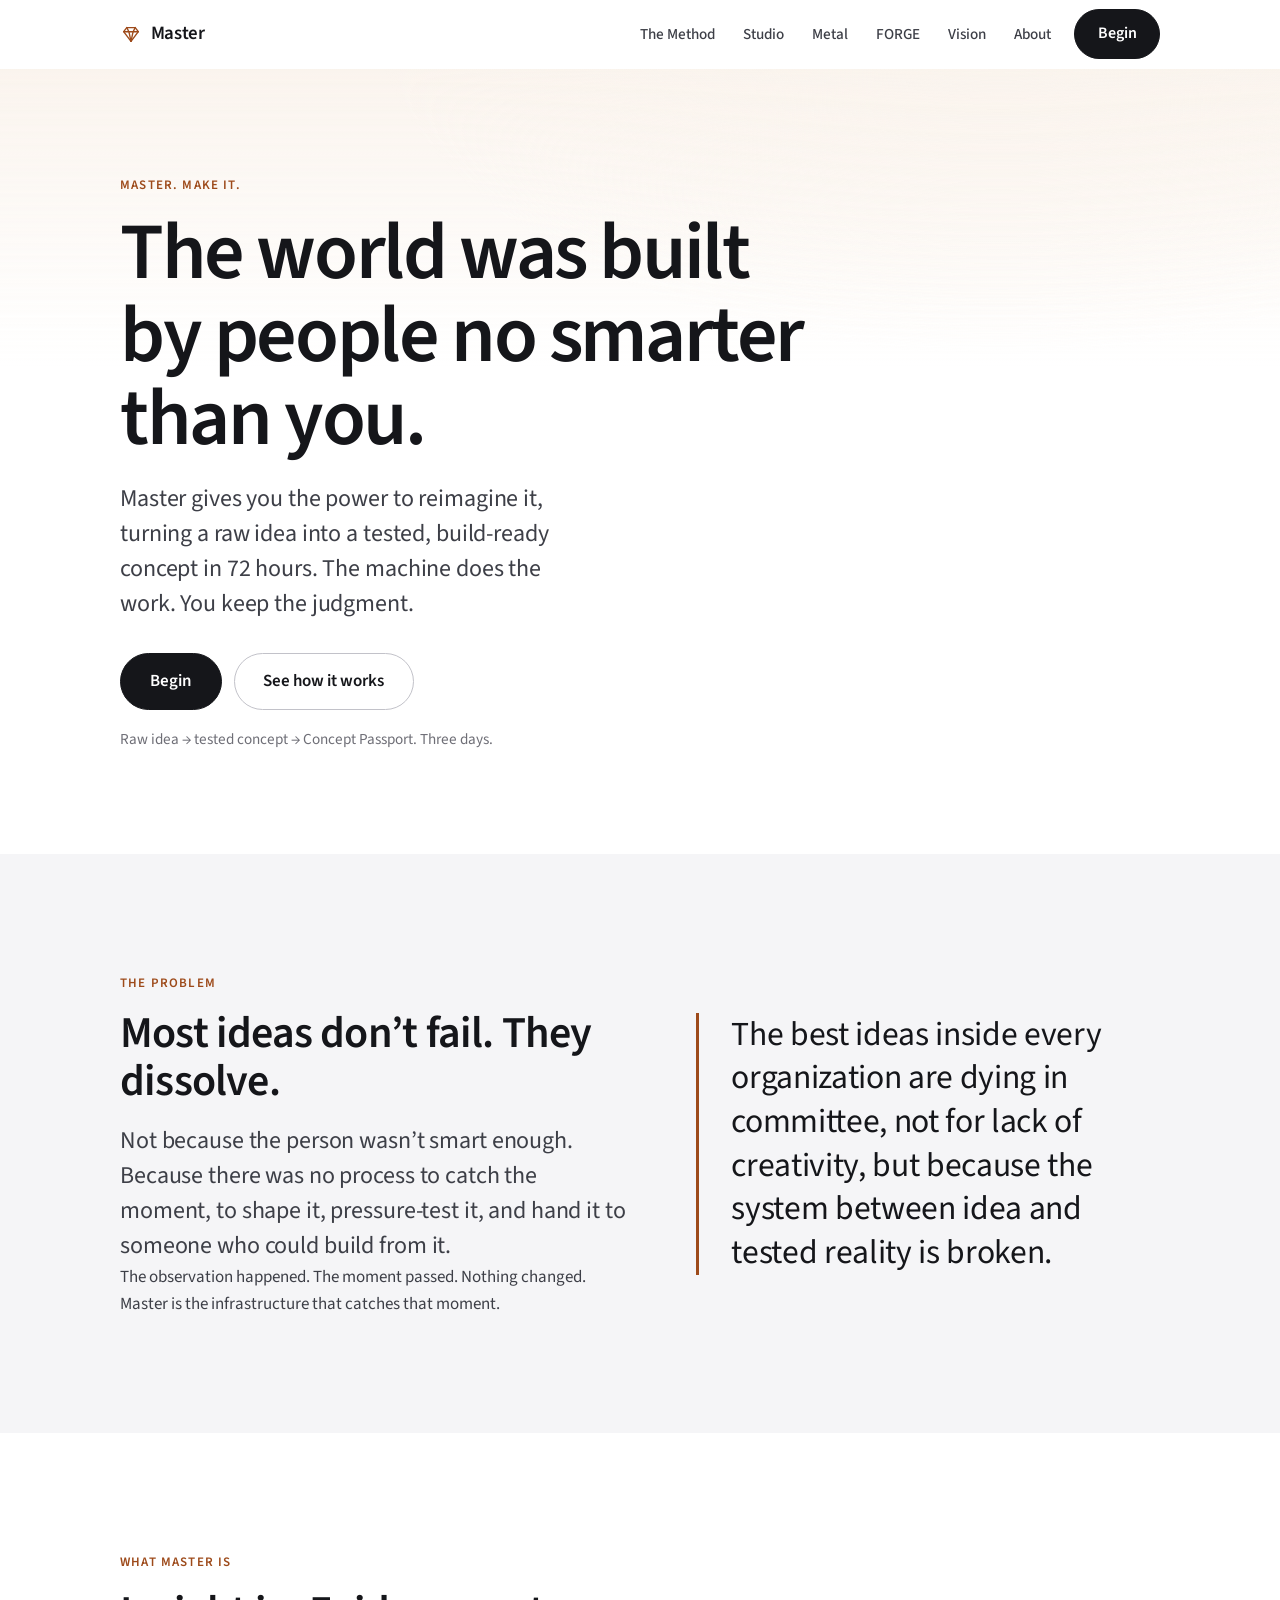
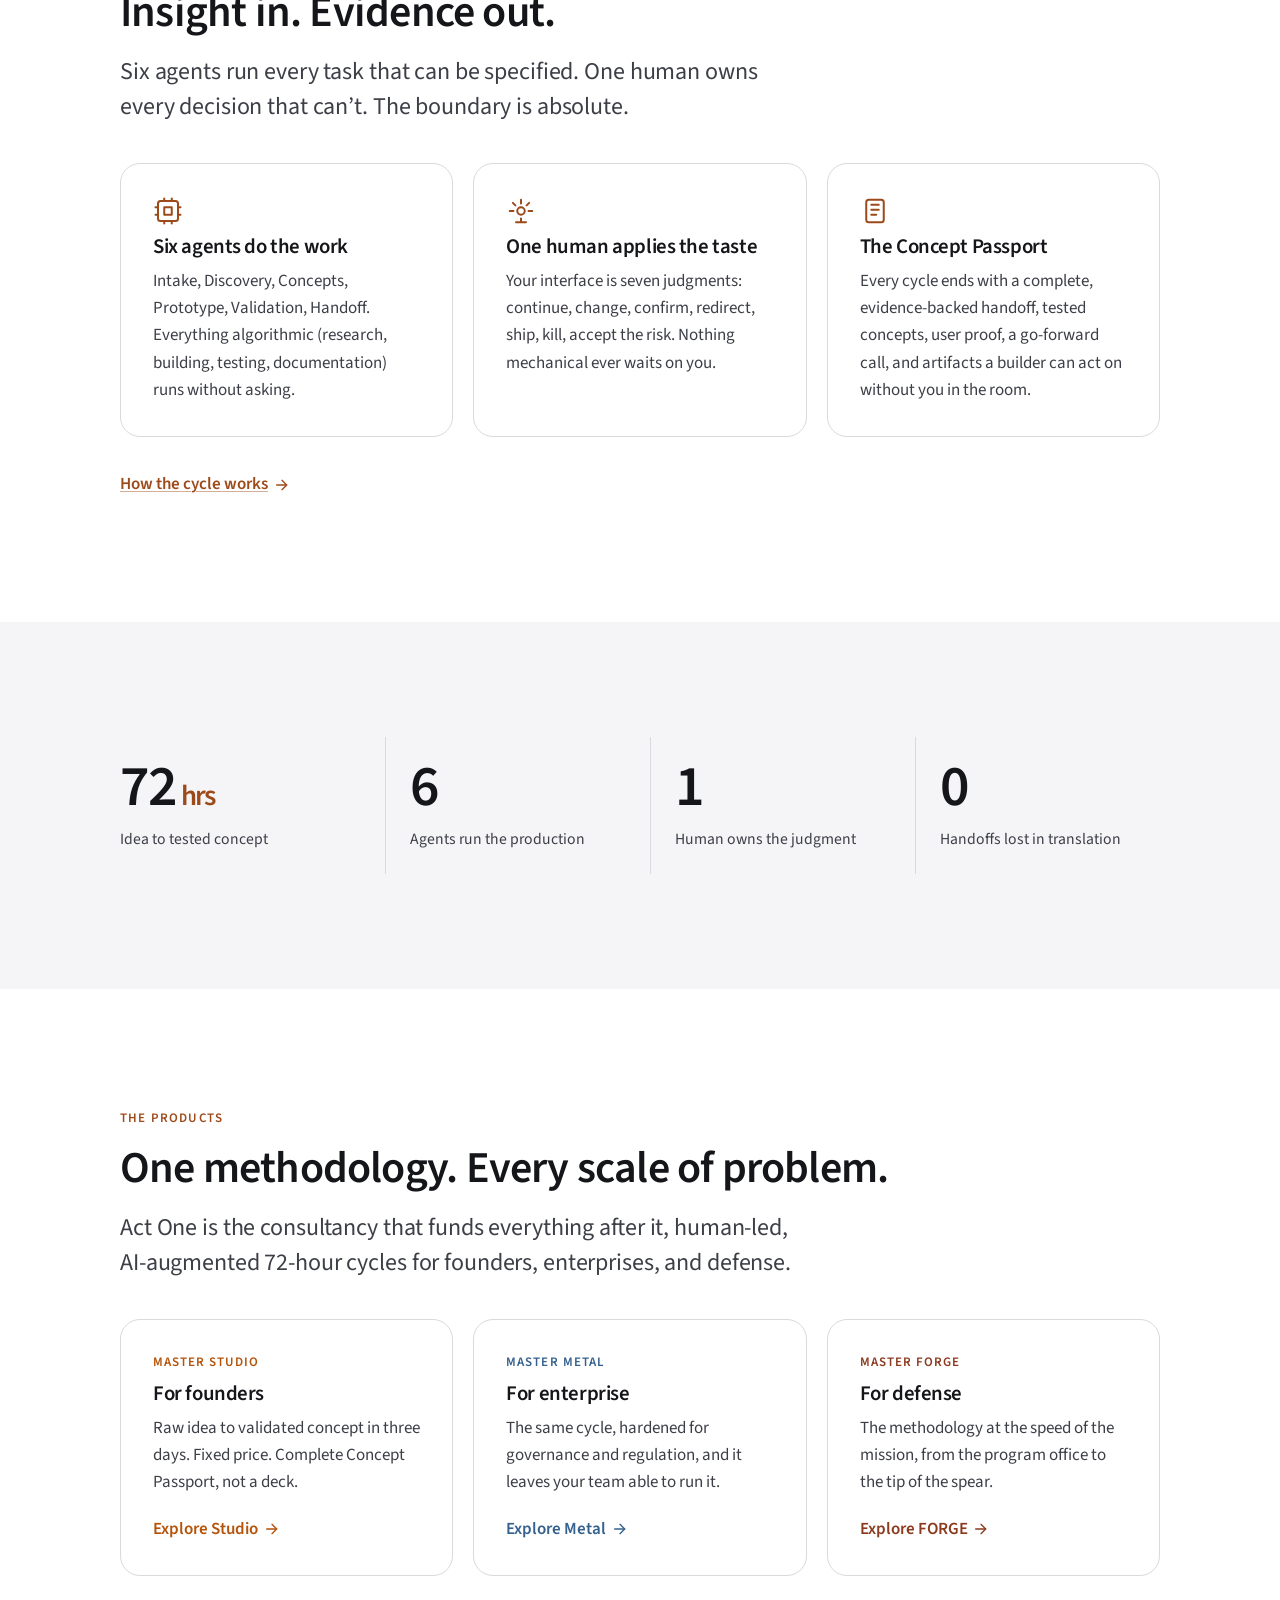
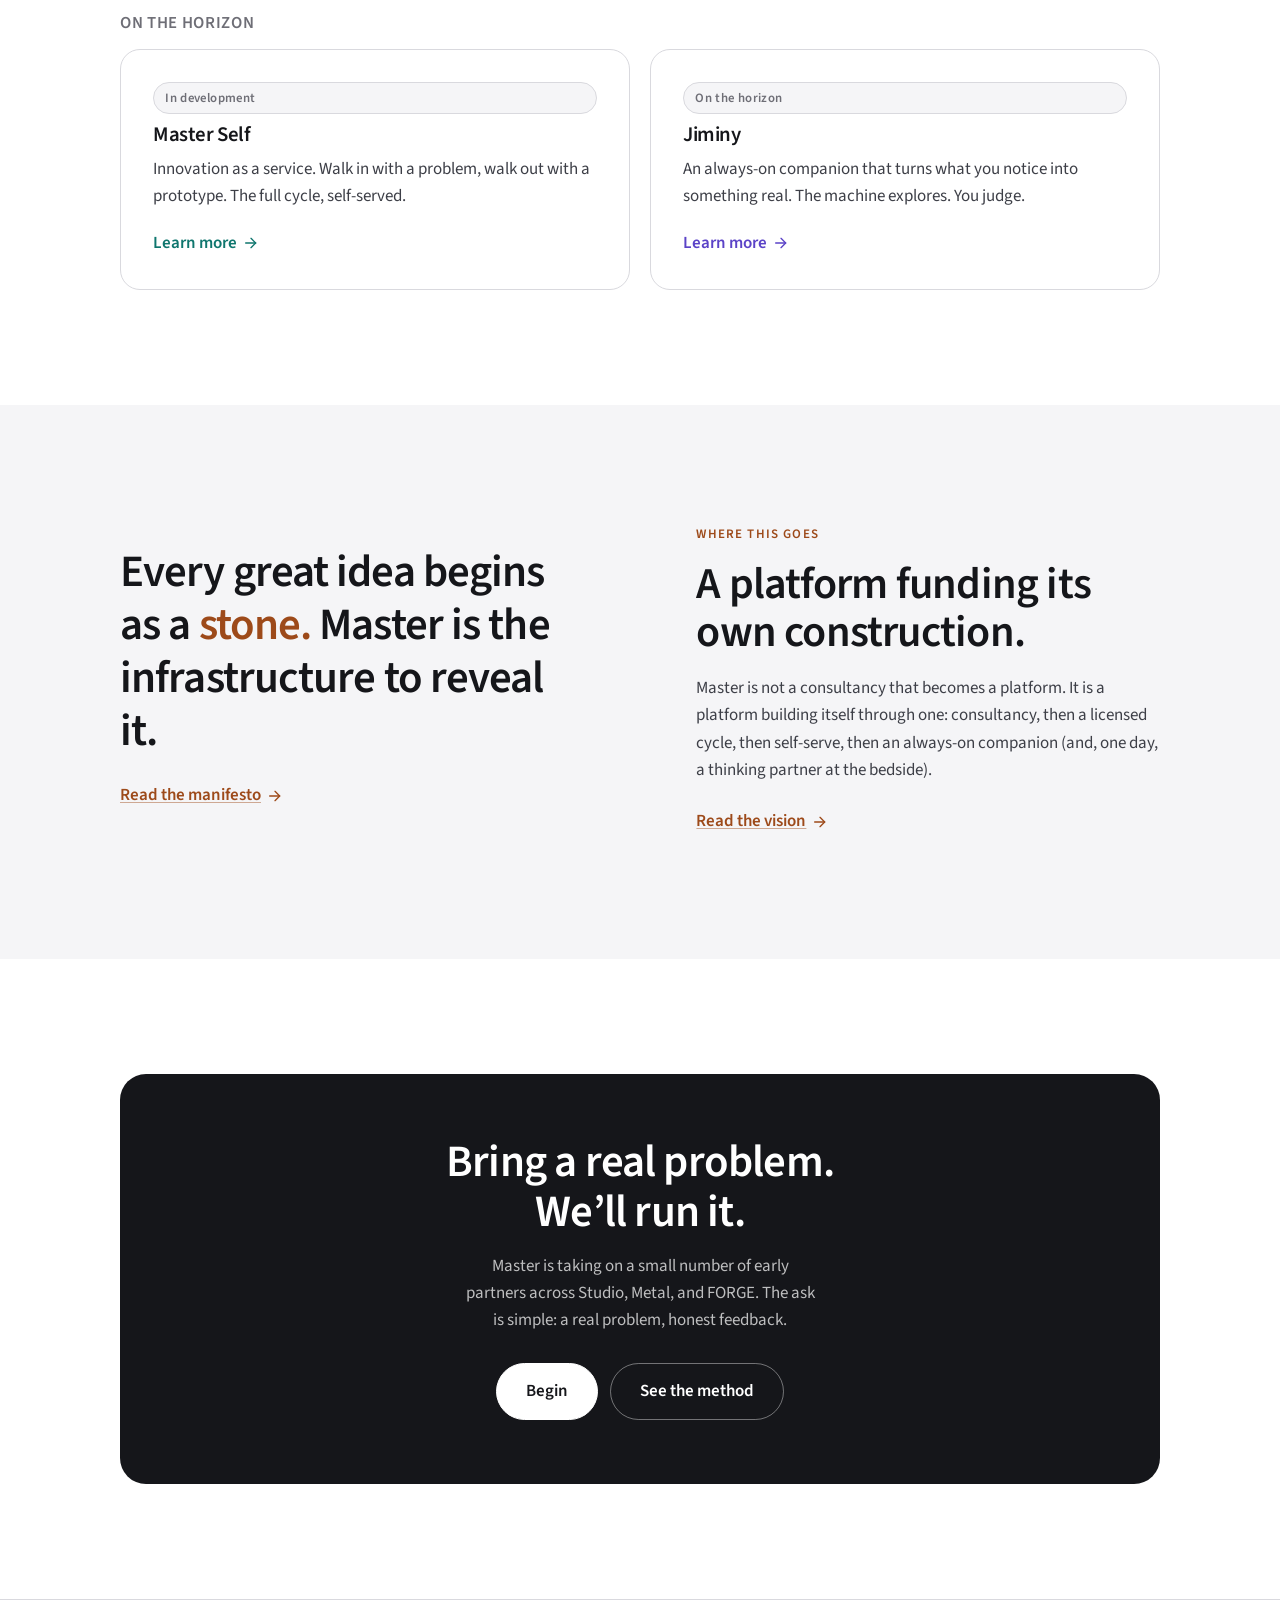
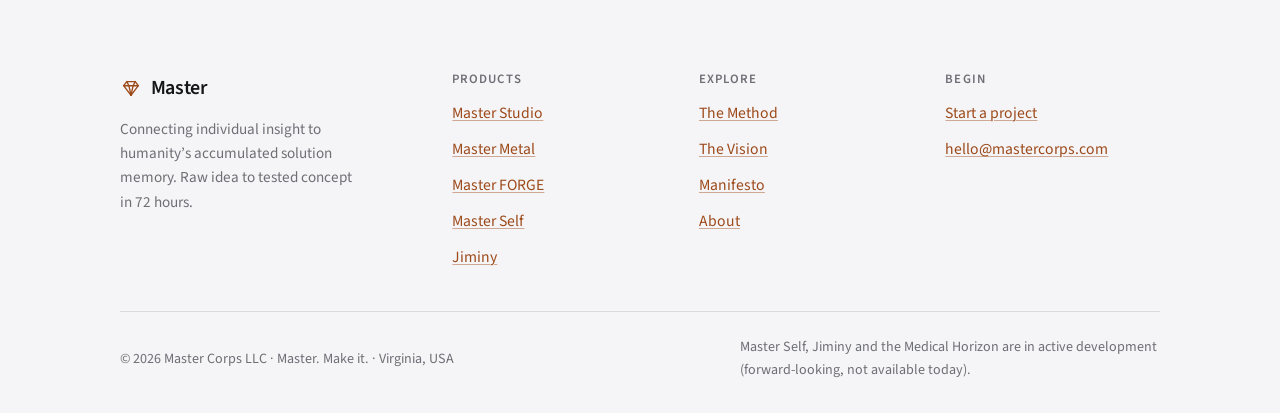
<file: index.html>
<!DOCTYPE html>
<html lang="en">
<head>
  <meta charset="utf-8">
  <meta name="viewport" content="width=device-width, initial-scale=1">
  <title>Master. Make it.</title>
  <meta name="description" content="Master compresses the innovation cycle from raw idea to tested, build-ready concept in 72 hours. The machine does the work. You keep the judgment.">
  <link rel="canonical" href="https://mastercorps.com/index.html">
  <meta name="theme-color" content="#ffffff" media="(prefers-color-scheme: light)">
  <meta name="theme-color" content="#0b0b0c" media="(prefers-color-scheme: dark)">
  <meta property="og:type" content="website">
  <meta property="og:site_name" content="Master">
  <meta property="og:title" content="Master. Make it.">
  <meta property="og:description" content="Master compresses the innovation cycle from raw idea to tested, build-ready concept in 72 hours. The machine does the work. You keep the judgment.">
  <meta property="og:url" content="https://mastercorps.com/index.html">
  <meta name="twitter:card" content="summary">
  <link rel="icon" href="assets/favicon.svg" type="image/svg+xml">
  <link rel="preconnect" href="https://fonts.googleapis.com">
  <link rel="preconnect" href="https://fonts.gstatic.com" crossorigin>
  <link rel="stylesheet" href="https://fonts.googleapis.com/css2?family=Source+Sans+3:ital,wght@0,300;0,400;0,600;0,700;1,400&display=swap">
  <link rel="stylesheet" href="assets/styles.css">
</head>
<body data-accent="brand">
  <a class="skip-link" href="#main">Skip to content</a>
  <header class="site-header">
    <div class="container">
      <nav class="nav" aria-label="Primary">
        <a class="brand" href="index.html" aria-label="Master, home"><svg class="mark" viewBox="0 0 24 24" fill="none" stroke="currentColor" stroke-width="1.5" stroke-linejoin="round" stroke-linecap="round" aria-hidden="true"><path d="M4 9.5 L7.4 5 H16.6 L20 9.5 L12 20 Z"/><path d="M4 9.5 H20"/><path d="M7.4 5 L9.7 9.5 L12 20"/><path d="M16.6 5 L14.3 9.5 L12 20"/></svg><span>Master</span></a>
        <button class="nav-toggle" type="button" aria-expanded="false" aria-controls="primary-nav" aria-label="Menu">
          <span class="bar"></span><span class="bar"></span><span class="bar"></span>
        </button>
        <div class="nav-links" id="primary-nav">
          <a class="nav-link" href="method.html">The Method</a>
          <a class="nav-link" href="studio.html">Studio</a>
          <a class="nav-link" href="metal.html">Metal</a>
          <a class="nav-link" href="forge.html">FORGE</a>
          <a class="nav-link" href="vision.html">Vision</a>
          <a class="nav-link" href="about.html">About</a>
          <span class="nav-cta"><a class="btn btn-primary" href="contact.html">Begin</a></span>
        </div>
      </nav>
    </div>
  </header>
  <main id="main">
  <section class="hero hero--wash">
    <div class="container">
      <p class="eyebrow reveal">Master. Make it.</p>
      <h1 class="reveal">The world was built by people no smarter than you.</h1>
      <p class="lead reveal">Master gives you the power to reimagine it, turning a raw idea into a tested, build-ready concept in 72 hours. The machine does the work. You keep the judgment.</p>
      <div class="btn-row reveal">
        <a class="btn btn-primary btn-lg" href="contact.html">Begin</a>
        <a class="btn btn-ghost btn-lg" href="method.html">See how it works</a>
      </div>
      <p class="hero-note reveal">Raw idea &rarr; tested concept &rarr; Concept Passport. Three days.</p>
    </div>
  </section>

  <section class="section section--stone">
    <div class="container split">
      <div>
        <p class="eyebrow">The problem</p>
        <h2 class="section-title">Most ideas don&rsquo;t fail. They dissolve.</h2>
        <p class="section-intro lead">Not because the person wasn&rsquo;t smart enough. Because there was no process to catch the moment, to shape it, pressure-test it, and hand it to someone who could build from it.</p>
        <p>The observation happened. The moment passed. Nothing changed. Master is the infrastructure that catches that moment.</p>
      </div>
      <div class="split-media">
        <blockquote class="pullquote">The best ideas inside every organization are dying in committee, not for lack of creativity, but because the system between idea and tested reality is broken.</blockquote>
      </div>
    </div>
  </section>

  <section class="section">
    <div class="container">
      <p class="eyebrow">What Master is</p>
      <h2 class="section-title">Insight in. Evidence out.</h2>
      <p class="section-intro lead maxw-prose">Six agents run every task that can be specified. One human owns every decision that can&rsquo;t. The boundary is absolute.</p>
      <div class="grid grid-3 mt-4">
        <article class="card reveal"><svg class="icon" viewBox="0 0 24 24" fill="none" stroke="currentColor" stroke-width="1.6" stroke-linecap="round" stroke-linejoin="round" aria-hidden="true"><rect x="4" y="4" width="16" height="16" rx="2"/><path d="M9 9h6v6H9z"/><path d="M9 2v2M15 2v2M9 20v2M15 20v2M2 9h2M2 15h2M20 9h2M20 15h2"/></svg>
          <h3>Six agents do the work</h3>
          <p>Intake, Discovery, Concepts, Prototype, Validation, Handoff. Everything algorithmic (research, building, testing, documentation) runs without asking.</p>
        </article>
        <article class="card reveal"><svg class="icon" viewBox="0 0 24 24" fill="none" stroke="currentColor" stroke-width="1.6" stroke-linecap="round" stroke-linejoin="round" aria-hidden="true"><path d="M12 3v3M5.5 5.5l2 2M3 12h3M18.5 5.5l-2 2M21 12h-3"/><path d="M12 9a3 3 0 1 0 0 6 3 3 0 0 0 0-6z"/><path d="M8 21h8M12 18v3"/></svg>
          <h3>One human applies the taste</h3>
          <p>Your interface is seven judgments: continue, change, confirm, redirect, ship, kill, accept the risk. Nothing mechanical ever waits on you.</p>
        </article>
        <article class="card reveal"><svg class="icon" viewBox="0 0 24 24" fill="none" stroke="currentColor" stroke-width="1.6" stroke-linecap="round" stroke-linejoin="round" aria-hidden="true"><rect x="5" y="3" width="14" height="18" rx="2"/><path d="M9 7h6M9 11h6M9 15h4"/></svg>
          <h3>The Concept Passport</h3>
          <p>Every cycle ends with a complete, evidence-backed handoff, tested concepts, user proof, a go-forward call, and artifacts a builder can act on without you in the room.</p>
        </article>
      </div>
      <p class="mt-3"><a class="btn-text" href="method.html">How the cycle works <svg class="arrow" width="16" height="16" viewBox="0 0 24 24" fill="none" stroke="currentColor" stroke-width="2" stroke-linecap="round" stroke-linejoin="round" aria-hidden="true"><line x1="4" y1="12" x2="19" y2="12"/><polyline points="12 5 19 12 12 19"/></svg></a></p>
    </div>
  </section>

  <section class="section section--stone">
    <div class="container">
      <div class="stats stats--ruled">
        <div class="stat reveal"><div class="figure">72<span class="unit"> hrs</span></div><div class="label">Idea to tested concept</div></div>
        <div class="stat reveal"><div class="figure">6</div><div class="label">Agents run the production</div></div>
        <div class="stat reveal"><div class="figure">1</div><div class="label">Human owns the judgment</div></div>
        <div class="stat reveal"><div class="figure">0</div><div class="label">Handoffs lost in translation</div></div>
      </div>
    </div>
  </section>

  <section class="section" id="products">
    <div class="container">
      <p class="eyebrow">The products</p>
      <h2 class="section-title">One methodology. Every scale of problem.</h2>
      <p class="section-intro lead maxw-prose">Act One is the consultancy that funds everything after it, human-led, AI-augmented 72-hour cycles for founders, enterprises, and defense.</p>
      <div class="grid grid-3 mt-4">
        <a class="card card-link reveal" href="studio.html" data-accent="studio">
          <span class="card-kicker">Master Studio</span>
          <h3>For founders</h3>
          <p>Raw idea to validated concept in three days. Fixed price. Complete Concept Passport, not a deck.</p>
          <span class="card-go">Explore Studio <svg class="arrow" width="16" height="16" viewBox="0 0 24 24" fill="none" stroke="currentColor" stroke-width="2" stroke-linecap="round" stroke-linejoin="round" aria-hidden="true"><line x1="4" y1="12" x2="19" y2="12"/><polyline points="12 5 19 12 12 19"/></svg></span>
        </a>
        <a class="card card-link reveal" href="metal.html" data-accent="metal">
          <span class="card-kicker">Master Metal</span>
          <h3>For enterprise</h3>
          <p>The same cycle, hardened for governance and regulation, and it leaves your team able to run it.</p>
          <span class="card-go">Explore Metal <svg class="arrow" width="16" height="16" viewBox="0 0 24 24" fill="none" stroke="currentColor" stroke-width="2" stroke-linecap="round" stroke-linejoin="round" aria-hidden="true"><line x1="4" y1="12" x2="19" y2="12"/><polyline points="12 5 19 12 12 19"/></svg></span>
        </a>
        <a class="card card-link reveal" href="forge.html" data-accent="forge">
          <span class="card-kicker">Master FORGE</span>
          <h3>For defense</h3>
          <p>The methodology at the speed of the mission, from the program office to the tip of the spear.</p>
          <span class="card-go">Explore FORGE <svg class="arrow" width="16" height="16" viewBox="0 0 24 24" fill="none" stroke="currentColor" stroke-width="2" stroke-linecap="round" stroke-linejoin="round" aria-hidden="true"><line x1="4" y1="12" x2="19" y2="12"/><polyline points="12 5 19 12 12 19"/></svg></span>
        </a>
      </div>
      <h3 class="mt-4" style="font-size:1.05rem;color:var(--muted);letter-spacing:.04em;text-transform:uppercase;font-weight:600">On the horizon</h3>
      <div class="grid grid-2 mt-2">
        <a class="card card-link reveal" href="self.html" data-accent="self">
          <span class="tag tag--soon">In development</span>
          <h3>Master Self</h3>
          <p>Innovation as a service. Walk in with a problem, walk out with a prototype. The full cycle, self-served.</p>
          <span class="card-go">Learn more <svg class="arrow" width="16" height="16" viewBox="0 0 24 24" fill="none" stroke="currentColor" stroke-width="2" stroke-linecap="round" stroke-linejoin="round" aria-hidden="true"><line x1="4" y1="12" x2="19" y2="12"/><polyline points="12 5 19 12 12 19"/></svg></span>
        </a>
        <a class="card card-link reveal" href="jiminy.html" data-accent="jiminy">
          <span class="tag tag--soon">On the horizon</span>
          <h3>Jiminy</h3>
          <p>An always-on companion that turns what you notice into something real. The machine explores. You judge.</p>
          <span class="card-go">Learn more <svg class="arrow" width="16" height="16" viewBox="0 0 24 24" fill="none" stroke="currentColor" stroke-width="2" stroke-linecap="round" stroke-linejoin="round" aria-hidden="true"><line x1="4" y1="12" x2="19" y2="12"/><polyline points="12 5 19 12 12 19"/></svg></span>
        </a>
      </div>
    </div>
  </section>

  <section class="section section--stone">
    <div class="container split split--text-right">
      <div>
        <p class="eyebrow">Where this goes</p>
        <h2 class="section-title">A platform funding its own construction.</h2>
        <p class="section-intro">Master is not a consultancy that becomes a platform. It is a platform building itself through one: consultancy, then a licensed cycle, then self-serve, then an always-on companion (and, one day, a thinking partner at the bedside).</p>
        <p class="mt-2"><a class="btn-text" href="vision.html">Read the vision <svg class="arrow" width="16" height="16" viewBox="0 0 24 24" fill="none" stroke="currentColor" stroke-width="2" stroke-linecap="round" stroke-linejoin="round" aria-hidden="true"><line x1="4" y1="12" x2="19" y2="12"/><polyline points="12 5 19 12 12 19"/></svg></a></p>
      </div>
      <div class="split-media">
        <blockquote class="bigquote">Every great idea begins as a <span class="accent">stone.</span> Master is the infrastructure to reveal it.</blockquote>
        <p class="mt-2"><a class="btn-text" href="manifesto.html">Read the manifesto <svg class="arrow" width="16" height="16" viewBox="0 0 24 24" fill="none" stroke="currentColor" stroke-width="2" stroke-linecap="round" stroke-linejoin="round" aria-hidden="true"><line x1="4" y1="12" x2="19" y2="12"/><polyline points="12 5 19 12 12 19"/></svg></a></p>
      </div>
    </div>
  </section>

  <section class="section">
    <div class="container">
      <div class="cta-band reveal">
        <h2>Bring a real problem. We&rsquo;ll run it.</h2>
        <p>Master is taking on a small number of early partners across Studio, Metal, and FORGE. The ask is simple: a real problem, honest feedback.</p>
        <div class="btn-row">
          <a class="btn btn-primary btn-lg" href="contact.html">Begin</a>
          <a class="btn btn-ghost btn-lg" href="method.html">See the method</a>
        </div>
      </div>
    </div>
  </section>
  </main>
  <footer class="site-footer">
    <div class="container">
      <div class="footer-grid">
        <div class="footer-brand">
          <a class="brand" href="index.html" aria-label="Master, home"><svg class="mark" viewBox="0 0 24 24" fill="none" stroke="currentColor" stroke-width="1.5" stroke-linejoin="round" stroke-linecap="round" aria-hidden="true"><path d="M4 9.5 L7.4 5 H16.6 L20 9.5 L12 20 Z"/><path d="M4 9.5 H20"/><path d="M7.4 5 L9.7 9.5 L12 20"/><path d="M16.6 5 L14.3 9.5 L12 20"/></svg><span>Master</span></a>
          <p>Connecting individual insight to humanity&rsquo;s accumulated solution memory. Raw idea to tested concept in 72 hours.</p>
        </div>
        <div class="footer-col">
          <h3>Products</h3>
          <ul role="list">
            <li><a href="studio.html">Master Studio</a></li>
            <li><a href="metal.html">Master Metal</a></li>
            <li><a href="forge.html">Master FORGE</a></li>
            <li><a href="self.html">Master Self</a></li>
            <li><a href="jiminy.html">Jiminy</a></li>
          </ul>
        </div>
        <div class="footer-col">
          <h3>Explore</h3>
          <ul role="list">
            <li><a href="method.html">The Method</a></li>
            <li><a href="vision.html">The Vision</a></li>
            <li><a href="manifesto.html">Manifesto</a></li>
            <li><a href="about.html">About</a></li>
          </ul>
        </div>
        <div class="footer-col">
          <h3>Begin</h3>
          <ul role="list">
            <li><a href="contact.html">Start a project</a></li>
            <li><a href="mailto:hello@mastercorps.com">hello@mastercorps.com</a></li>
          </ul>
        </div>
      </div>
      <div class="footer-bottom">
        <p>&copy; <span data-year>2026</span> Master Corps LLC &middot; Master. Make it. &middot; Virginia, USA</p>
        <p class="legal-note">Master Self, Jiminy and the Medical Horizon are in active development (forward-looking, not available today).</p>
      </div>
    </div>
  </footer>
  <script src="assets/site.js" defer></script>
</body>
</html>
</file>
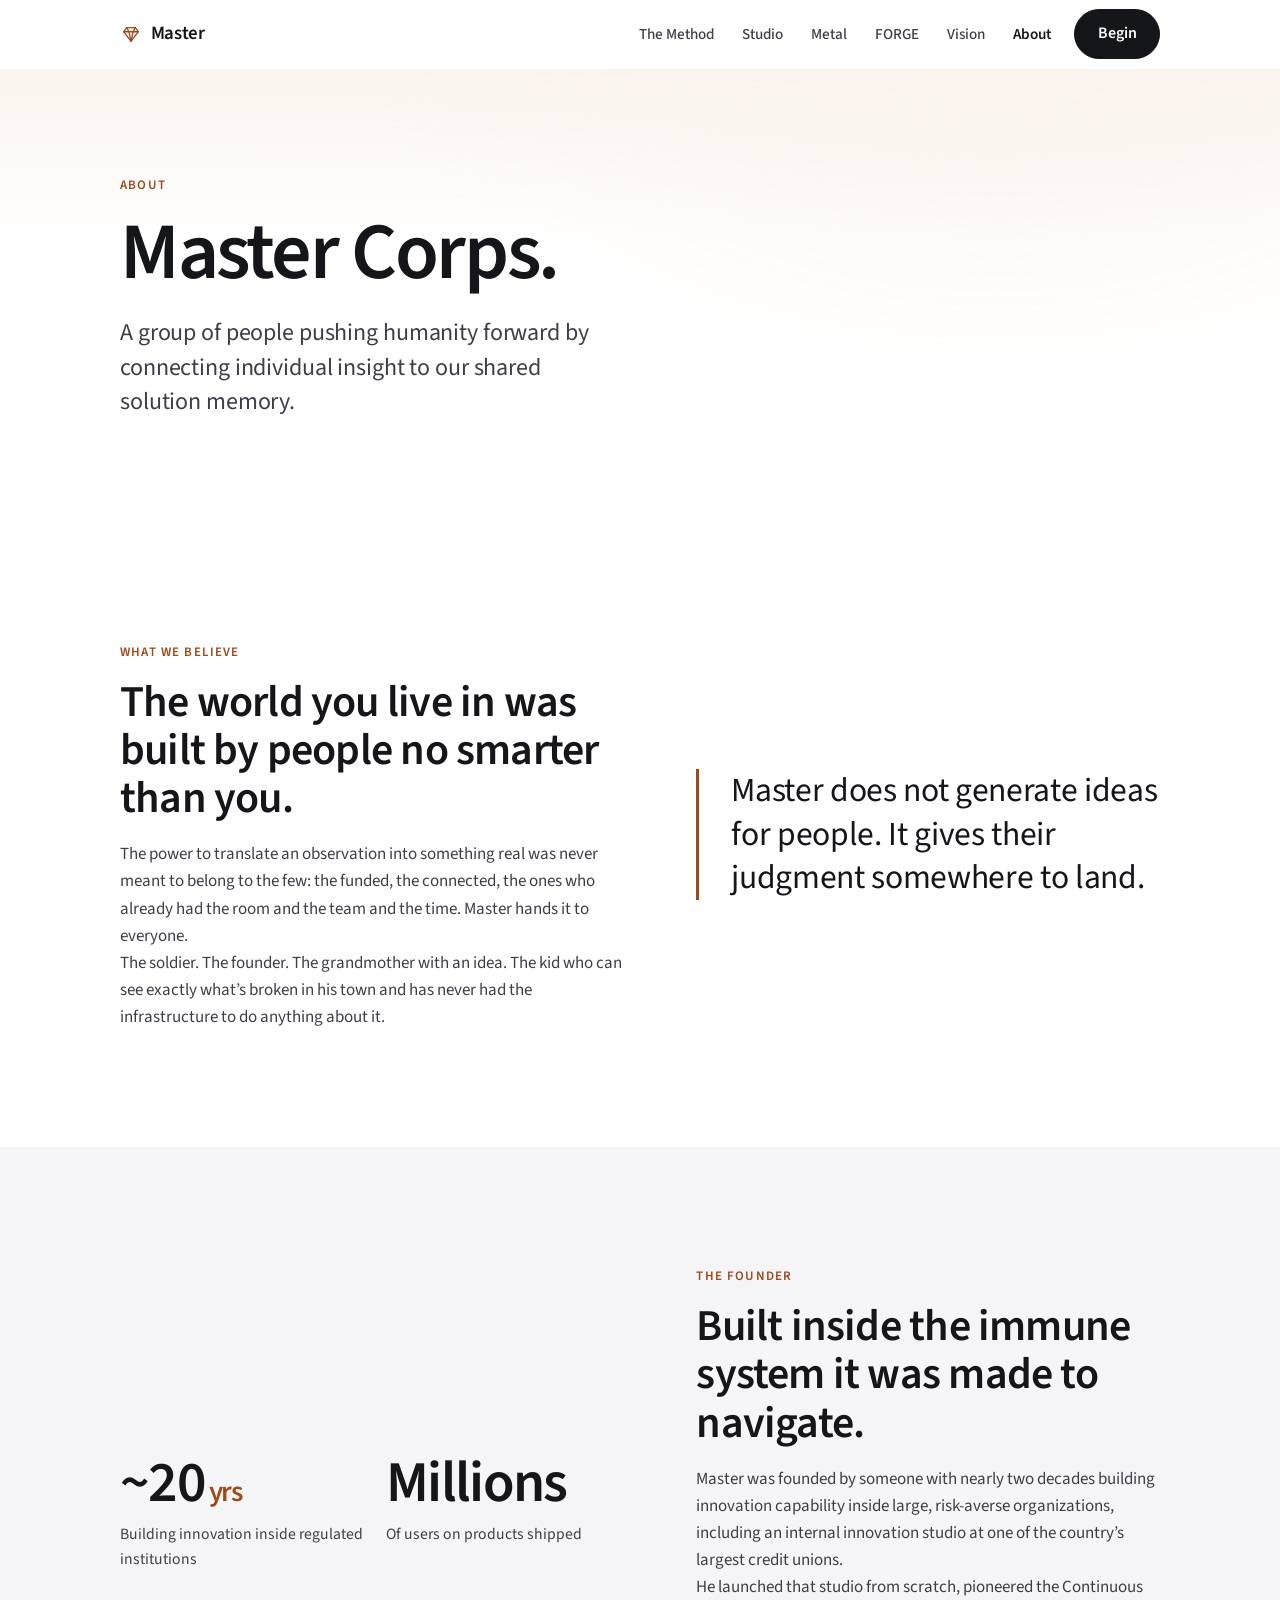
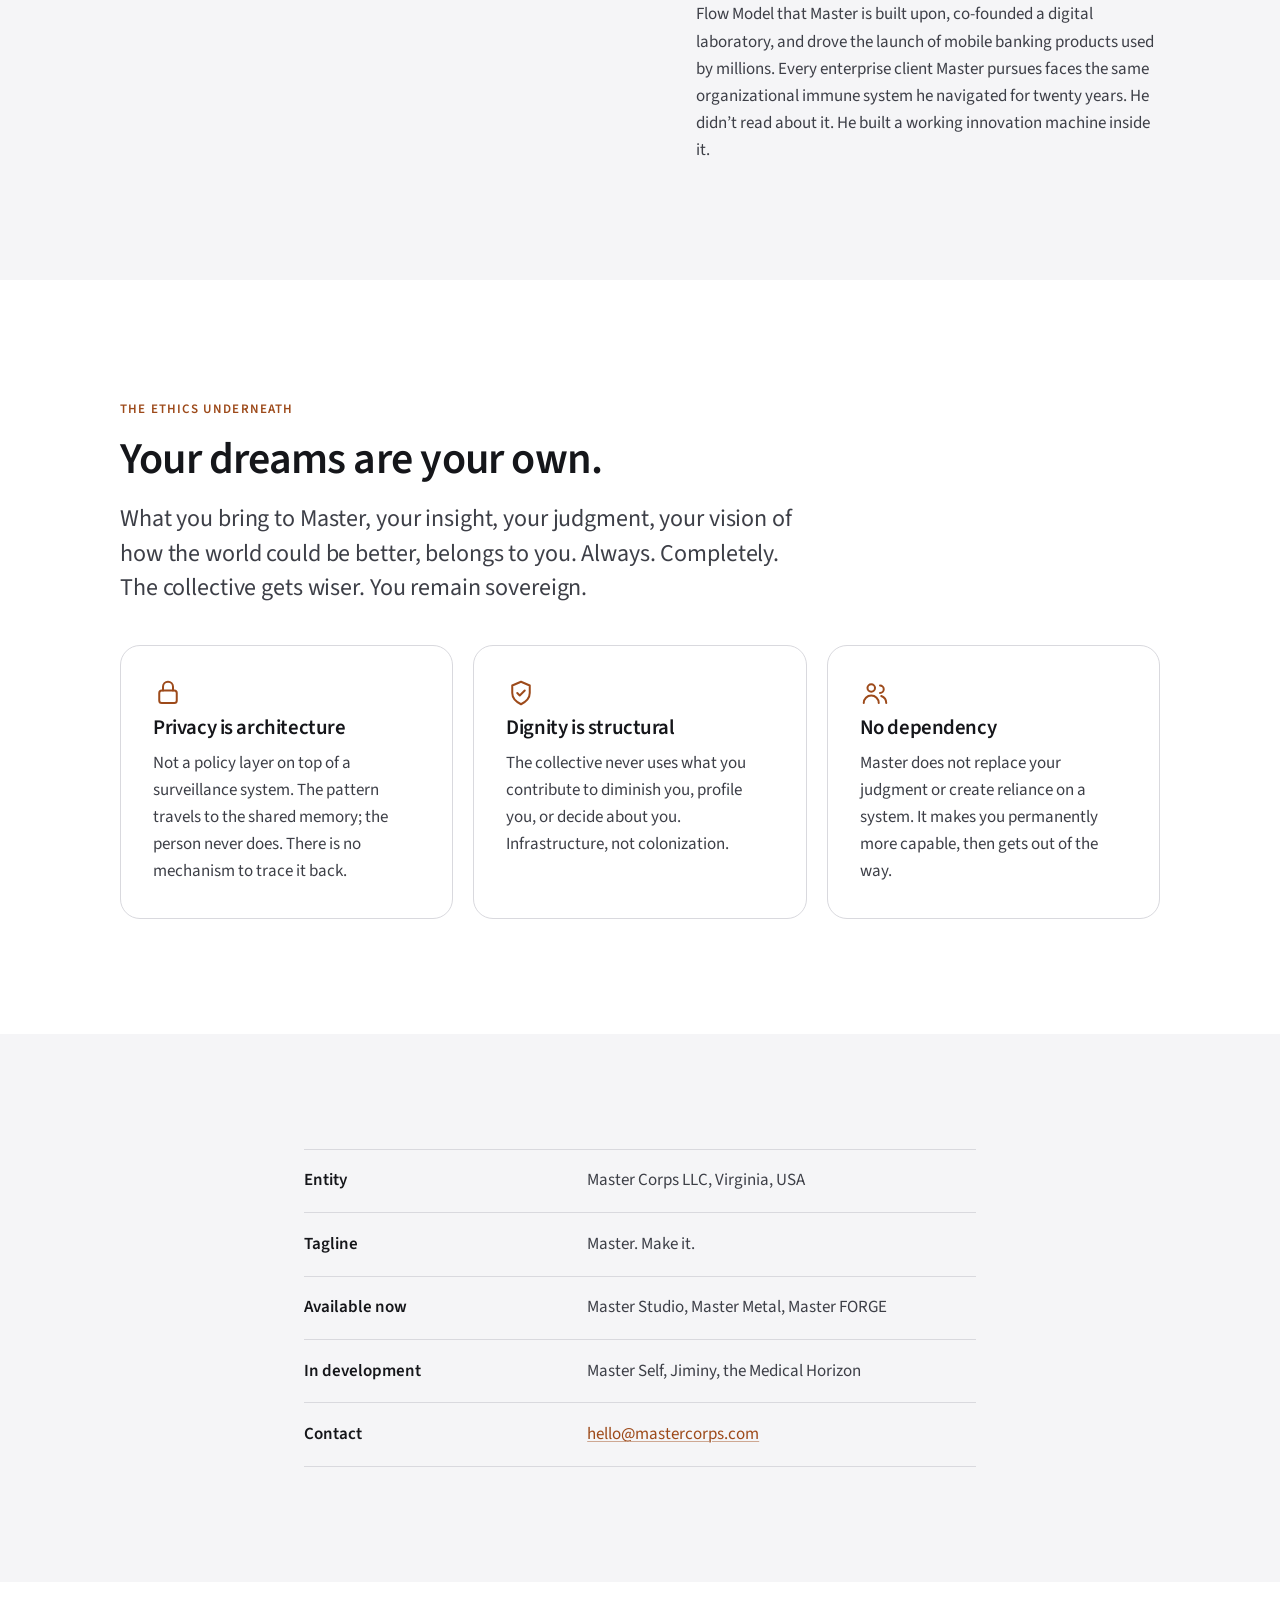
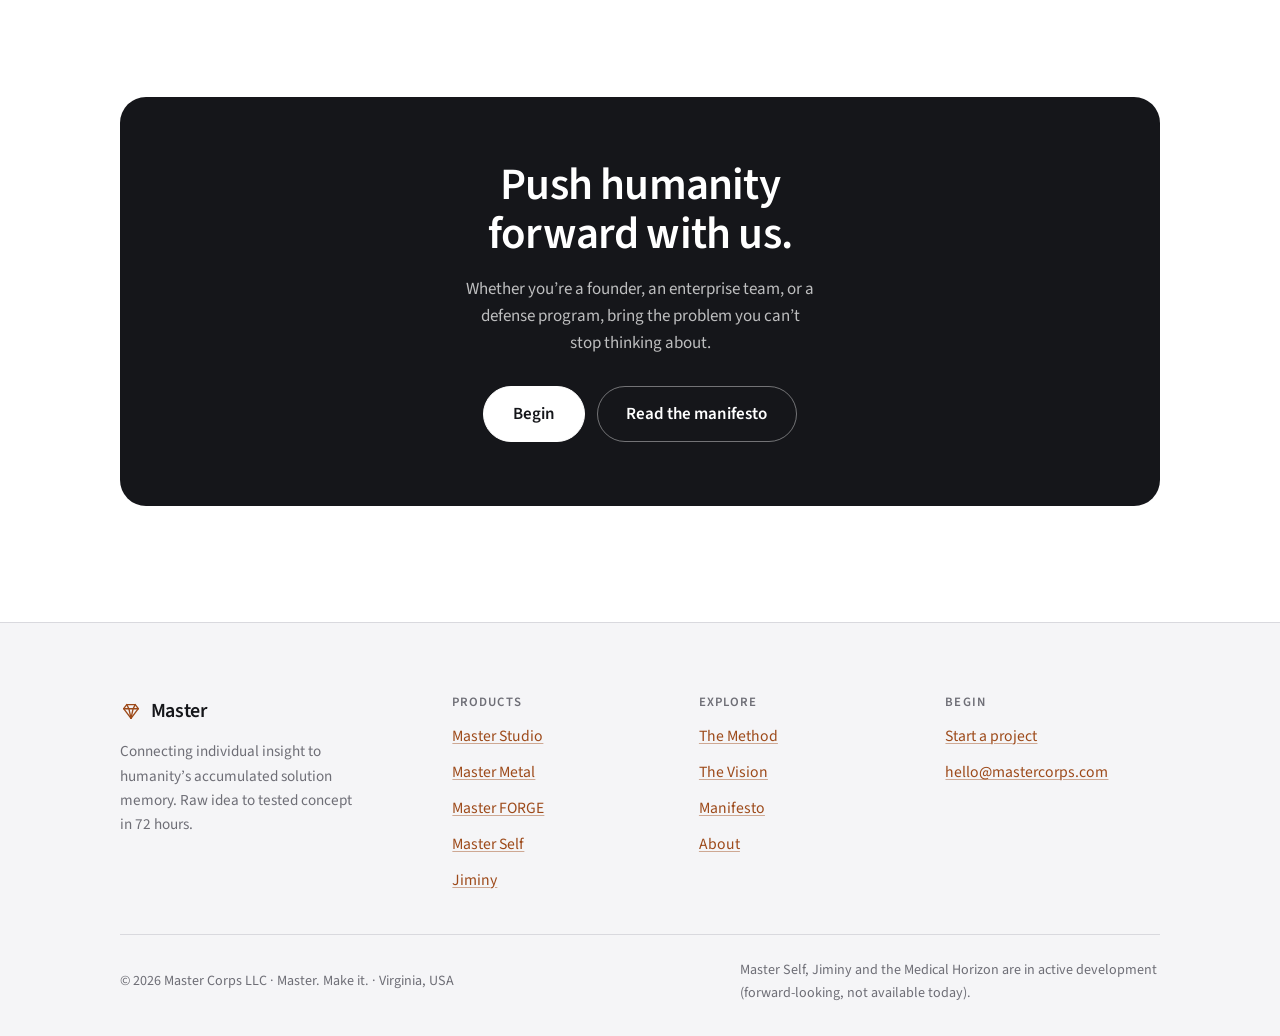
<file: about.html>
<!DOCTYPE html>
<html lang="en">
<head>
  <meta charset="utf-8">
  <meta name="viewport" content="width=device-width, initial-scale=1">
  <title>About. Master Corps</title>
  <meta name="description" content="Master Corps is a group of people pushing humanity forward by connecting individual insight to our shared solution memory. What we believe, who built it, and the ethics underneath.">
  <link rel="canonical" href="https://mastercorps.com/about.html">
  <meta name="theme-color" content="#ffffff" media="(prefers-color-scheme: light)">
  <meta name="theme-color" content="#0b0b0c" media="(prefers-color-scheme: dark)">
  <meta property="og:type" content="website">
  <meta property="og:site_name" content="Master">
  <meta property="og:title" content="About. Master Corps">
  <meta property="og:description" content="Master Corps is a group of people pushing humanity forward by connecting individual insight to our shared solution memory. What we believe, who built it, and the ethics underneath.">
  <meta property="og:url" content="https://mastercorps.com/about.html">
  <meta name="twitter:card" content="summary">
  <link rel="icon" href="assets/favicon.svg" type="image/svg+xml">
  <link rel="preconnect" href="https://fonts.googleapis.com">
  <link rel="preconnect" href="https://fonts.gstatic.com" crossorigin>
  <link rel="stylesheet" href="https://fonts.googleapis.com/css2?family=Source+Sans+3:ital,wght@0,300;0,400;0,600;0,700;1,400&display=swap">
  <link rel="stylesheet" href="assets/styles.css">
</head>
<body data-accent="brand">
  <a class="skip-link" href="#main">Skip to content</a>
  <header class="site-header">
    <div class="container">
      <nav class="nav" aria-label="Primary">
        <a class="brand" href="index.html" aria-label="Master, home"><svg class="mark" viewBox="0 0 24 24" fill="none" stroke="currentColor" stroke-width="1.5" stroke-linejoin="round" stroke-linecap="round" aria-hidden="true"><path d="M4 9.5 L7.4 5 H16.6 L20 9.5 L12 20 Z"/><path d="M4 9.5 H20"/><path d="M7.4 5 L9.7 9.5 L12 20"/><path d="M16.6 5 L14.3 9.5 L12 20"/></svg><span>Master</span></a>
        <button class="nav-toggle" type="button" aria-expanded="false" aria-controls="primary-nav" aria-label="Menu">
          <span class="bar"></span><span class="bar"></span><span class="bar"></span>
        </button>
        <div class="nav-links" id="primary-nav">
          <a class="nav-link" href="method.html">The Method</a>
          <a class="nav-link" href="studio.html">Studio</a>
          <a class="nav-link" href="metal.html">Metal</a>
          <a class="nav-link" href="forge.html">FORGE</a>
          <a class="nav-link" href="vision.html">Vision</a>
          <a class="nav-link" href="about.html" aria-current="page">About</a>
          <span class="nav-cta"><a class="btn btn-primary" href="contact.html">Begin</a></span>
        </div>
      </nav>
    </div>
  </header>
  <main id="main">
  <section class="hero hero--wash">
    <div class="container">
      <p class="eyebrow reveal">About</p>
      <h1 class="reveal">Master Corps.</h1>
      <p class="lead reveal">A group of people pushing humanity forward by connecting individual insight to our shared solution memory.</p>
    </div>
  </section>

  <section class="section">
    <div class="container split">
      <div>
        <p class="eyebrow">What we believe</p>
        <h2 class="section-title">The world you live in was built by people no smarter than you.</h2>
        <p class="section-intro">The power to translate an observation into something real was never meant to belong to the few: the funded, the connected, the ones who already had the room and the team and the time. Master hands it to everyone.</p>
        <p>The soldier. The founder. The grandmother with an idea. The kid who can see exactly what&rsquo;s broken in his town and has never had the infrastructure to do anything about it.</p>
      </div>
      <div class="split-media">
        <blockquote class="pullquote">Master does not generate ideas for people. It gives their judgment somewhere to land.</blockquote>
      </div>
    </div>
  </section>

  <section class="section section--stone">
    <div class="container split split--text-right">
      <div>
        <p class="eyebrow">The founder</p>
        <h2 class="section-title">Built inside the immune system it was made to navigate.</h2>
        <p class="section-intro">Master was founded by someone with nearly two decades building innovation capability inside large, risk-averse organizations, including an internal innovation studio at one of the country&rsquo;s largest credit unions.</p>
        <p>He launched that studio from scratch, pioneered the Continuous Flow Model that Master is built upon, co-founded a digital laboratory, and drove the launch of mobile banking products used by millions. Every enterprise client Master pursues faces the same organizational immune system he navigated for twenty years. He didn&rsquo;t read about it. He built a working innovation machine inside it.</p>
      </div>
      <div class="split-media">
        <div class="stats">
          <div class="stat"><div class="figure">~20<span class="unit"> yrs</span></div><div class="label">Building innovation inside regulated institutions</div></div>
          <div class="stat"><div class="figure">Millions</div><div class="label">Of users on products shipped</div></div>
        </div>
      </div>
    </div>
  </section>

  <section class="section">
    <div class="container">
      <p class="eyebrow">The ethics underneath</p>
      <h2 class="section-title">Your dreams are your own.</h2>
      <p class="section-intro lead maxw-prose">What you bring to Master, your insight, your judgment, your vision of how the world could be better, belongs to you. Always. Completely. The collective gets wiser. You remain sovereign.</p>
      <div class="grid grid-3 mt-4">
        <article class="card reveal"><svg class="icon" viewBox="0 0 24 24" fill="none" stroke="currentColor" stroke-width="1.6" stroke-linecap="round" stroke-linejoin="round" aria-hidden="true"><rect x="5" y="10" width="14" height="10" rx="2"/><path d="M8 10V7a4 4 0 0 1 8 0v3"/></svg><h3>Privacy is architecture</h3><p>Not a policy layer on top of a surveillance system. The pattern travels to the shared memory; the person never does. There is no mechanism to trace it back.</p></article>
        <article class="card reveal"><svg class="icon" viewBox="0 0 24 24" fill="none" stroke="currentColor" stroke-width="1.6" stroke-linecap="round" stroke-linejoin="round" aria-hidden="true"><path d="M12 3l7 3v6c0 4-3 7-7 9-4-2-7-5-7-9V6z"/><path d="M9 12l2 2 4-4"/></svg><h3>Dignity is structural</h3><p>The collective never uses what you contribute to diminish you, profile you, or decide about you. Infrastructure, not colonization.</p></article>
        <article class="card reveal"><svg class="icon" viewBox="0 0 24 24" fill="none" stroke="currentColor" stroke-width="1.6" stroke-linecap="round" stroke-linejoin="round" aria-hidden="true"><circle cx="9" cy="8" r="3"/><path d="M3 20a6 6 0 0 1 12 0"/><path d="M16 6a3 3 0 0 1 0 6M21 20a6 6 0 0 0-4-5.6"/></svg><h3>No dependency</h3><p>Master does not replace your judgment or create reliance on a system. It makes you permanently more capable, then gets out of the way.</p></article>
      </div>
    </div>
  </section>

  <section class="section section--stone">
    <div class="container">
      <div class="deflist maxw-prose" style="margin-inline:auto">
        <div class="row"><dt>Entity</dt><dd>Master Corps LLC, Virginia, USA</dd></div>
        <div class="row"><dt>Tagline</dt><dd>Master. Make it.</dd></div>
        <div class="row"><dt>Available now</dt><dd>Master Studio, Master Metal, Master FORGE</dd></div>
        <div class="row"><dt>In development</dt><dd>Master Self, Jiminy, the Medical Horizon</dd></div>
        <div class="row"><dt>Contact</dt><dd><a href="mailto:hello@mastercorps.com">hello@mastercorps.com</a></dd></div>
      </div>
    </div>
  </section>

  <section class="section">
    <div class="container">
      <div class="cta-band reveal">
        <h2>Push humanity forward with us.</h2>
        <p>Whether you&rsquo;re a founder, an enterprise team, or a defense program, bring the problem you can&rsquo;t stop thinking about.</p>
        <div class="btn-row">
          <a class="btn btn-primary btn-lg" href="contact.html">Begin</a>
          <a class="btn btn-ghost btn-lg" href="manifesto.html">Read the manifesto</a>
        </div>
      </div>
    </div>
  </section>
  </main>
  <footer class="site-footer">
    <div class="container">
      <div class="footer-grid">
        <div class="footer-brand">
          <a class="brand" href="index.html" aria-label="Master, home"><svg class="mark" viewBox="0 0 24 24" fill="none" stroke="currentColor" stroke-width="1.5" stroke-linejoin="round" stroke-linecap="round" aria-hidden="true"><path d="M4 9.5 L7.4 5 H16.6 L20 9.5 L12 20 Z"/><path d="M4 9.5 H20"/><path d="M7.4 5 L9.7 9.5 L12 20"/><path d="M16.6 5 L14.3 9.5 L12 20"/></svg><span>Master</span></a>
          <p>Connecting individual insight to humanity&rsquo;s accumulated solution memory. Raw idea to tested concept in 72 hours.</p>
        </div>
        <div class="footer-col">
          <h3>Products</h3>
          <ul role="list">
            <li><a href="studio.html">Master Studio</a></li>
            <li><a href="metal.html">Master Metal</a></li>
            <li><a href="forge.html">Master FORGE</a></li>
            <li><a href="self.html">Master Self</a></li>
            <li><a href="jiminy.html">Jiminy</a></li>
          </ul>
        </div>
        <div class="footer-col">
          <h3>Explore</h3>
          <ul role="list">
            <li><a href="method.html">The Method</a></li>
            <li><a href="vision.html">The Vision</a></li>
            <li><a href="manifesto.html">Manifesto</a></li>
            <li><a href="about.html">About</a></li>
          </ul>
        </div>
        <div class="footer-col">
          <h3>Begin</h3>
          <ul role="list">
            <li><a href="contact.html">Start a project</a></li>
            <li><a href="mailto:hello@mastercorps.com">hello@mastercorps.com</a></li>
          </ul>
        </div>
      </div>
      <div class="footer-bottom">
        <p>&copy; <span data-year>2026</span> Master Corps LLC &middot; Master. Make it. &middot; Virginia, USA</p>
        <p class="legal-note">Master Self, Jiminy and the Medical Horizon are in active development (forward-looking, not available today).</p>
      </div>
    </div>
  </footer>
  <script src="assets/site.js" defer></script>
</body>
</html>
</file>
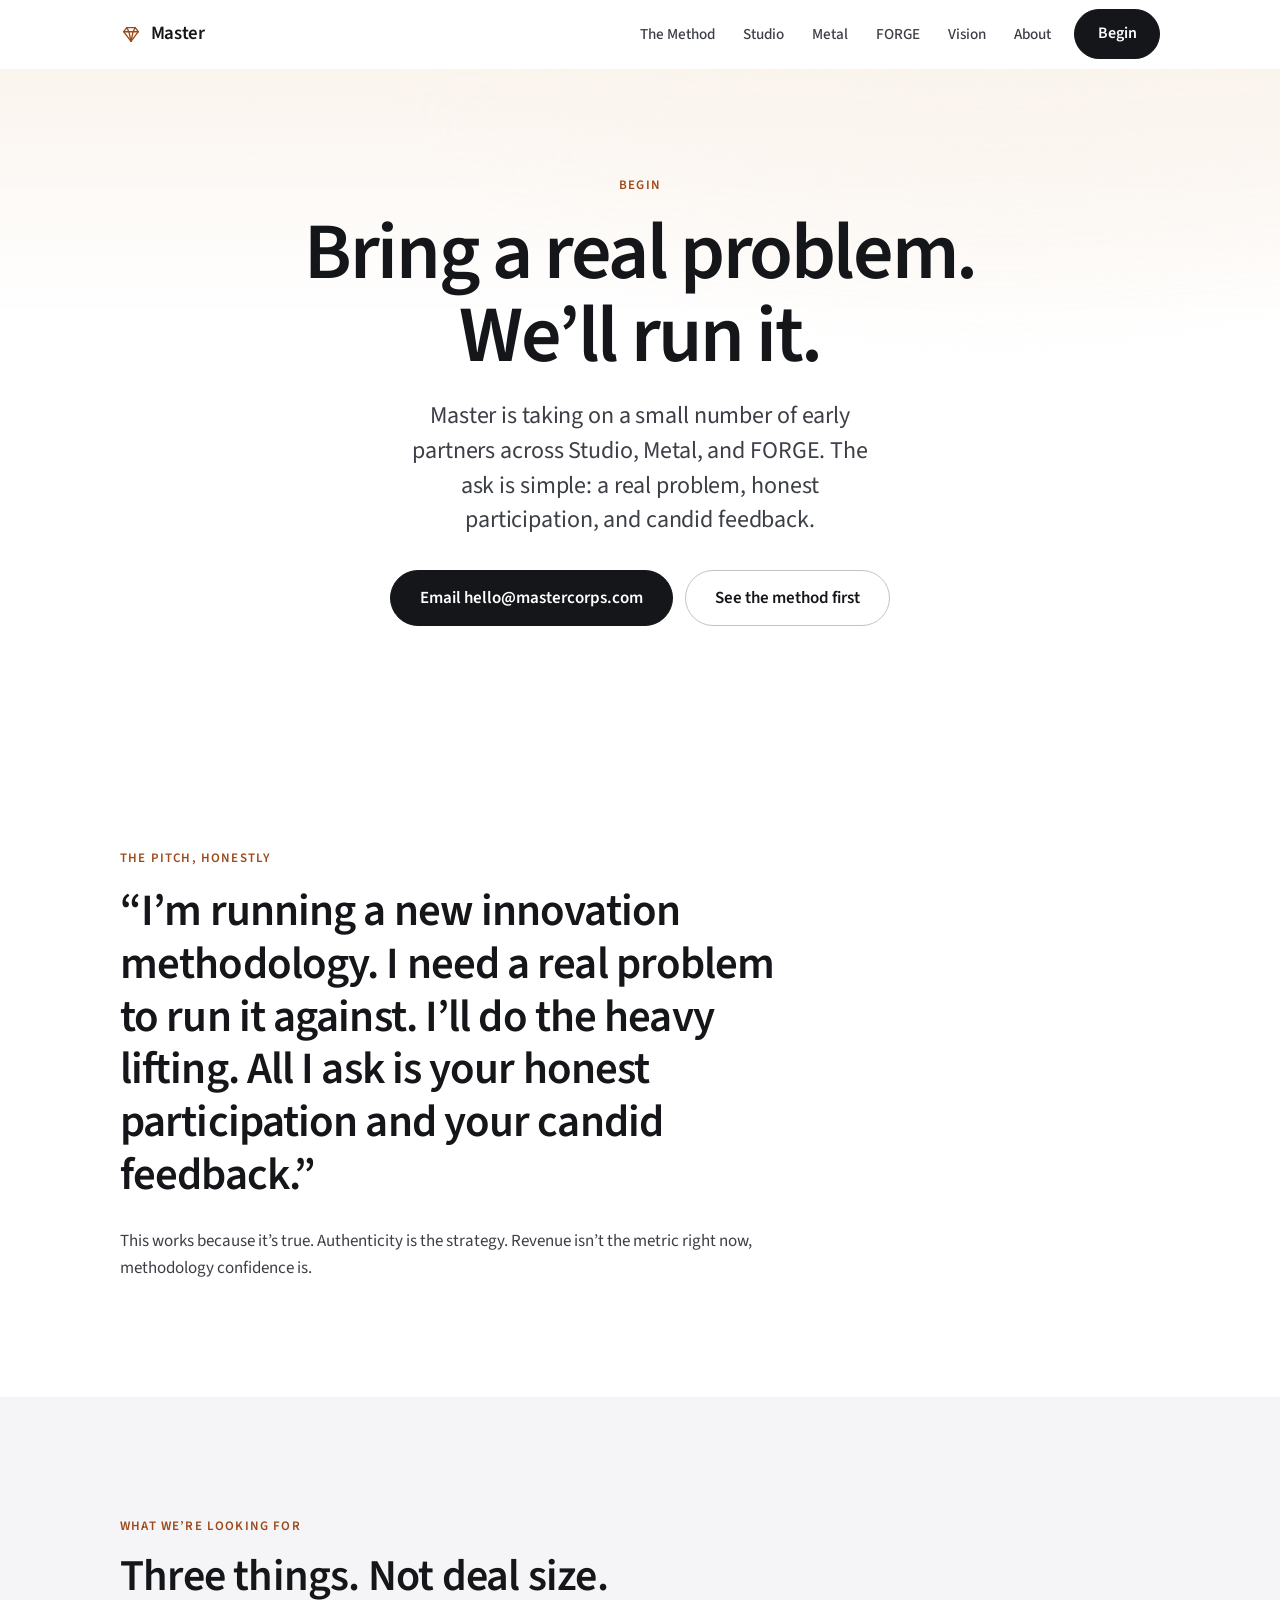
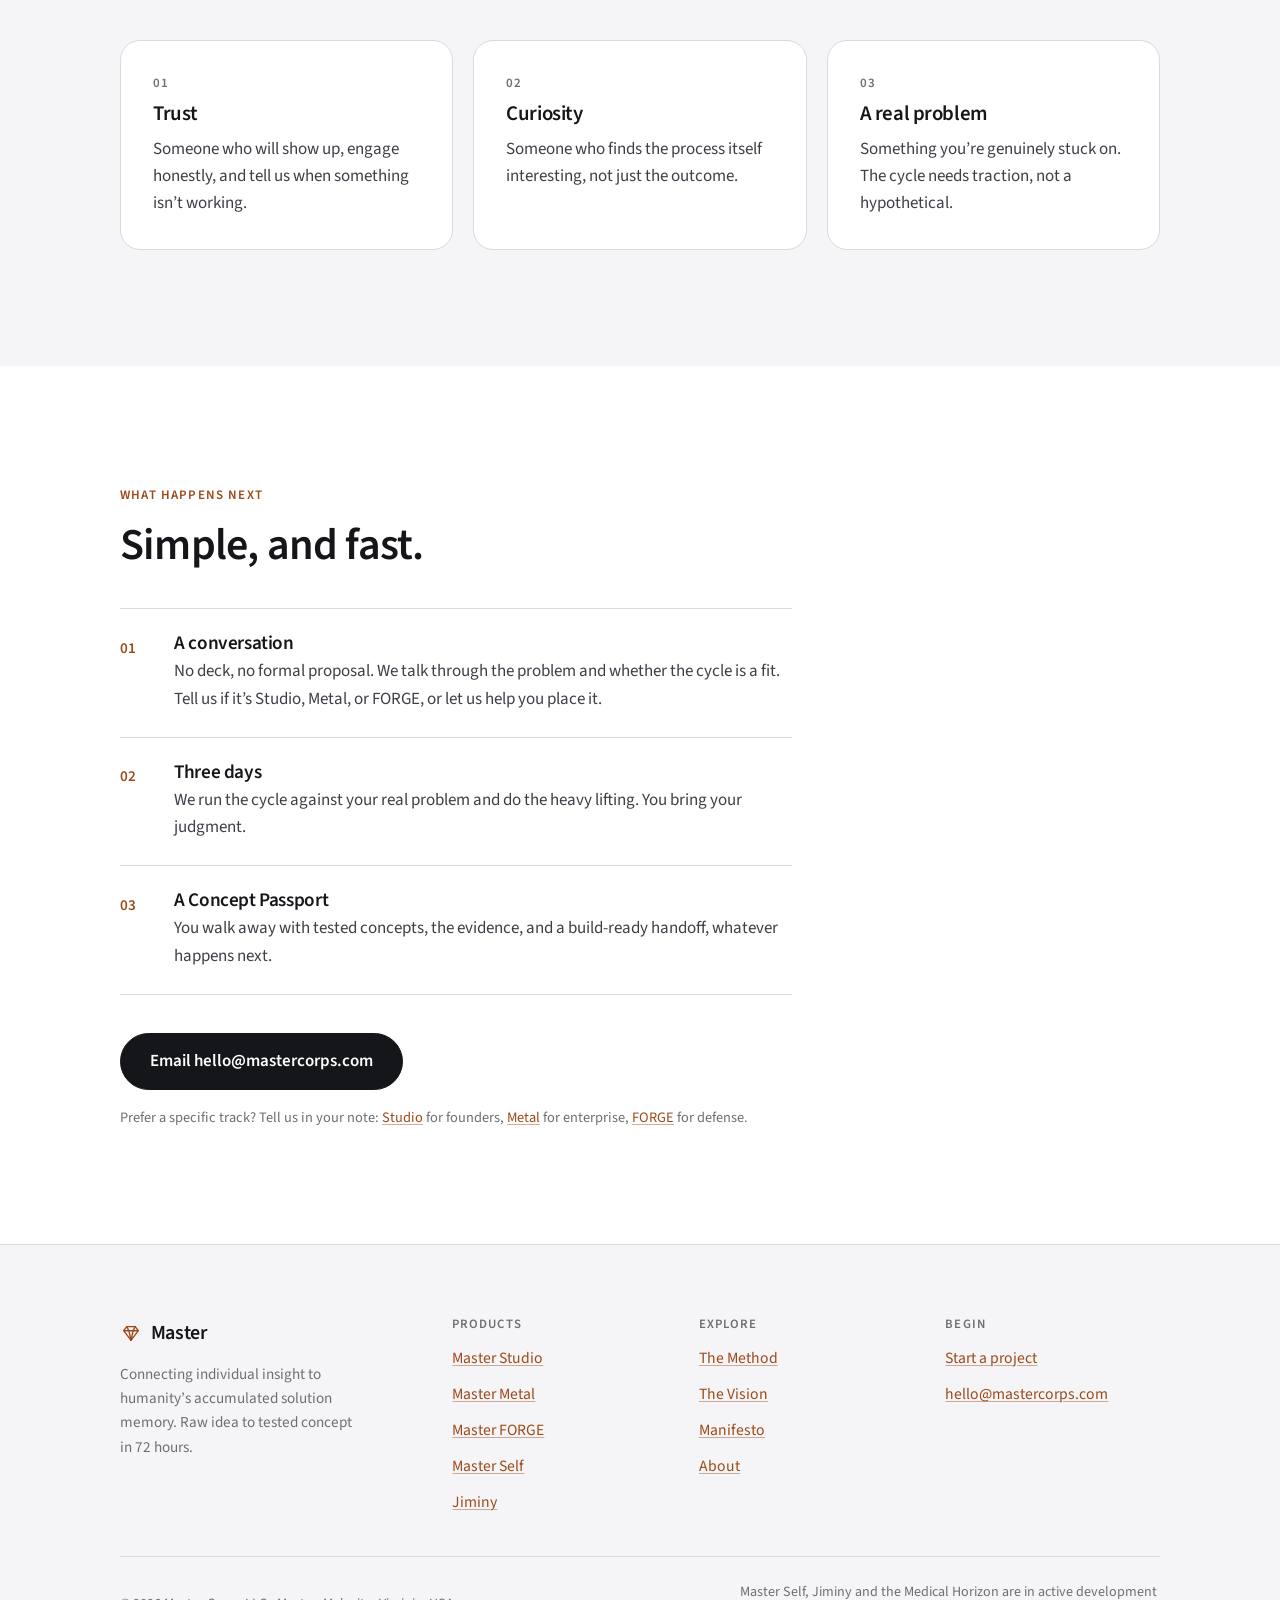
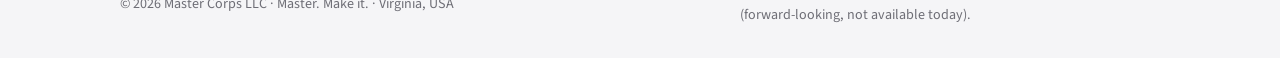
<file: contact.html>
<!DOCTYPE html>
<html lang="en">
<head>
  <meta charset="utf-8">
  <meta name="viewport" content="width=device-width, initial-scale=1">
  <title>Begin. Master</title>
  <meta name="description" content="Master is taking on a small number of early partners across Studio, Metal, and FORGE. The ask: a real problem, honest participation, candid feedback.">
  <link rel="canonical" href="https://mastercorps.com/contact.html">
  <meta name="theme-color" content="#ffffff" media="(prefers-color-scheme: light)">
  <meta name="theme-color" content="#0b0b0c" media="(prefers-color-scheme: dark)">
  <meta property="og:type" content="website">
  <meta property="og:site_name" content="Master">
  <meta property="og:title" content="Begin. Master">
  <meta property="og:description" content="Master is taking on a small number of early partners across Studio, Metal, and FORGE. The ask: a real problem, honest participation, candid feedback.">
  <meta property="og:url" content="https://mastercorps.com/contact.html">
  <meta name="twitter:card" content="summary">
  <link rel="icon" href="assets/favicon.svg" type="image/svg+xml">
  <link rel="preconnect" href="https://fonts.googleapis.com">
  <link rel="preconnect" href="https://fonts.gstatic.com" crossorigin>
  <link rel="stylesheet" href="https://fonts.googleapis.com/css2?family=Source+Sans+3:ital,wght@0,300;0,400;0,600;0,700;1,400&display=swap">
  <link rel="stylesheet" href="assets/styles.css">
</head>
<body data-accent="brand">
  <a class="skip-link" href="#main">Skip to content</a>
  <header class="site-header">
    <div class="container">
      <nav class="nav" aria-label="Primary">
        <a class="brand" href="index.html" aria-label="Master, home"><svg class="mark" viewBox="0 0 24 24" fill="none" stroke="currentColor" stroke-width="1.5" stroke-linejoin="round" stroke-linecap="round" aria-hidden="true"><path d="M4 9.5 L7.4 5 H16.6 L20 9.5 L12 20 Z"/><path d="M4 9.5 H20"/><path d="M7.4 5 L9.7 9.5 L12 20"/><path d="M16.6 5 L14.3 9.5 L12 20"/></svg><span>Master</span></a>
        <button class="nav-toggle" type="button" aria-expanded="false" aria-controls="primary-nav" aria-label="Menu">
          <span class="bar"></span><span class="bar"></span><span class="bar"></span>
        </button>
        <div class="nav-links" id="primary-nav">
          <a class="nav-link" href="method.html">The Method</a>
          <a class="nav-link" href="studio.html">Studio</a>
          <a class="nav-link" href="metal.html">Metal</a>
          <a class="nav-link" href="forge.html">FORGE</a>
          <a class="nav-link" href="vision.html">Vision</a>
          <a class="nav-link" href="about.html">About</a>
          <span class="nav-cta"><a class="btn btn-primary" href="contact.html">Begin</a></span>
        </div>
      </nav>
    </div>
  </header>
  <main id="main">
  <section class="hero hero--wash hero--center">
    <div class="container">
      <p class="eyebrow reveal">Begin</p>
      <h1 class="reveal">Bring a real problem. We&rsquo;ll run it.</h1>
      <p class="lead reveal" style="margin-inline:auto">Master is taking on a small number of early partners across Studio, Metal, and FORGE. The ask is simple: a real problem, honest participation, and candid feedback.</p>
      <div class="btn-row center reveal">
        <a class="btn btn-primary btn-lg" href="mailto:hello@mastercorps.com?subject=A%20problem%20to%20run">Email hello@mastercorps.com</a>
        <a class="btn btn-ghost btn-lg" href="method.html">See the method first</a>
      </div>
    </div>
  </section>

  <section class="section">
    <div class="container">
      <p class="eyebrow">The pitch, honestly</p>
      <blockquote class="bigquote maxw-prose">&ldquo;I&rsquo;m running a new innovation methodology. I need a real problem to run it against. I&rsquo;ll do the heavy lifting. All I ask is your honest participation and your candid feedback.&rdquo;</blockquote>
      <p class="mt-3 maxw-prose">This works because it&rsquo;s true. Authenticity is the strategy. Revenue isn&rsquo;t the metric right now, methodology confidence is.</p>
    </div>
  </section>

  <section class="section section--stone">
    <div class="container">
      <p class="eyebrow">What we&rsquo;re looking for</p>
      <h2 class="section-title">Three things. Not deal size.</h2>
      <div class="grid grid-3 mt-4">
        <article class="card reveal"><span class="card-kicker">01</span><h3>Trust</h3><p>Someone who will show up, engage honestly, and tell us when something isn&rsquo;t working.</p></article>
        <article class="card reveal"><span class="card-kicker">02</span><h3>Curiosity</h3><p>Someone who finds the process itself interesting, not just the outcome.</p></article>
        <article class="card reveal"><span class="card-kicker">03</span><h3>A real problem</h3><p>Something you&rsquo;re genuinely stuck on. The cycle needs traction, not a hypothetical.</p></article>
      </div>
    </div>
  </section>

  <section class="section">
    <div class="container">
      <p class="eyebrow">What happens next</p>
      <h2 class="section-title">Simple, and fast.</h2>
      <div class="steps mt-4 maxw-prose">
        <div class="step reveal"><div class="step-no">01</div><div><h3>A conversation</h3><p>No deck, no formal proposal. We talk through the problem and whether the cycle is a fit. Tell us if it&rsquo;s Studio, Metal, or FORGE, or let us help you place it.</p></div></div>
        <div class="step reveal"><div class="step-no">02</div><div><h3>Three days</h3><p>We run the cycle against your real problem and do the heavy lifting. You bring your judgment.</p></div></div>
        <div class="step reveal"><div class="step-no">03</div><div><h3>A Concept Passport</h3><p>You walk away with tested concepts, the evidence, and a build-ready handoff, whatever happens next.</p></div></div>
      </div>
      <div class="btn-row mt-4">
        <a class="btn btn-primary btn-lg" href="mailto:hello@mastercorps.com?subject=A%20problem%20to%20run">Email hello@mastercorps.com</a>
      </div>
      <p class="fineprint mt-2">Prefer a specific track? Tell us in your note: <a href="studio.html">Studio</a> for founders, <a href="metal.html">Metal</a> for enterprise, <a href="forge.html">FORGE</a> for defense.</p>
    </div>
  </section>

  </main>
  <footer class="site-footer">
    <div class="container">
      <div class="footer-grid">
        <div class="footer-brand">
          <a class="brand" href="index.html" aria-label="Master, home"><svg class="mark" viewBox="0 0 24 24" fill="none" stroke="currentColor" stroke-width="1.5" stroke-linejoin="round" stroke-linecap="round" aria-hidden="true"><path d="M4 9.5 L7.4 5 H16.6 L20 9.5 L12 20 Z"/><path d="M4 9.5 H20"/><path d="M7.4 5 L9.7 9.5 L12 20"/><path d="M16.6 5 L14.3 9.5 L12 20"/></svg><span>Master</span></a>
          <p>Connecting individual insight to humanity&rsquo;s accumulated solution memory. Raw idea to tested concept in 72 hours.</p>
        </div>
        <div class="footer-col">
          <h3>Products</h3>
          <ul role="list">
            <li><a href="studio.html">Master Studio</a></li>
            <li><a href="metal.html">Master Metal</a></li>
            <li><a href="forge.html">Master FORGE</a></li>
            <li><a href="self.html">Master Self</a></li>
            <li><a href="jiminy.html">Jiminy</a></li>
          </ul>
        </div>
        <div class="footer-col">
          <h3>Explore</h3>
          <ul role="list">
            <li><a href="method.html">The Method</a></li>
            <li><a href="vision.html">The Vision</a></li>
            <li><a href="manifesto.html">Manifesto</a></li>
            <li><a href="about.html">About</a></li>
          </ul>
        </div>
        <div class="footer-col">
          <h3>Begin</h3>
          <ul role="list">
            <li><a href="contact.html">Start a project</a></li>
            <li><a href="mailto:hello@mastercorps.com">hello@mastercorps.com</a></li>
          </ul>
        </div>
      </div>
      <div class="footer-bottom">
        <p>&copy; <span data-year>2026</span> Master Corps LLC &middot; Master. Make it. &middot; Virginia, USA</p>
        <p class="legal-note">Master Self, Jiminy and the Medical Horizon are in active development (forward-looking, not available today).</p>
      </div>
    </div>
  </footer>
  <script src="assets/site.js" defer></script>
</body>
</html>
</file>
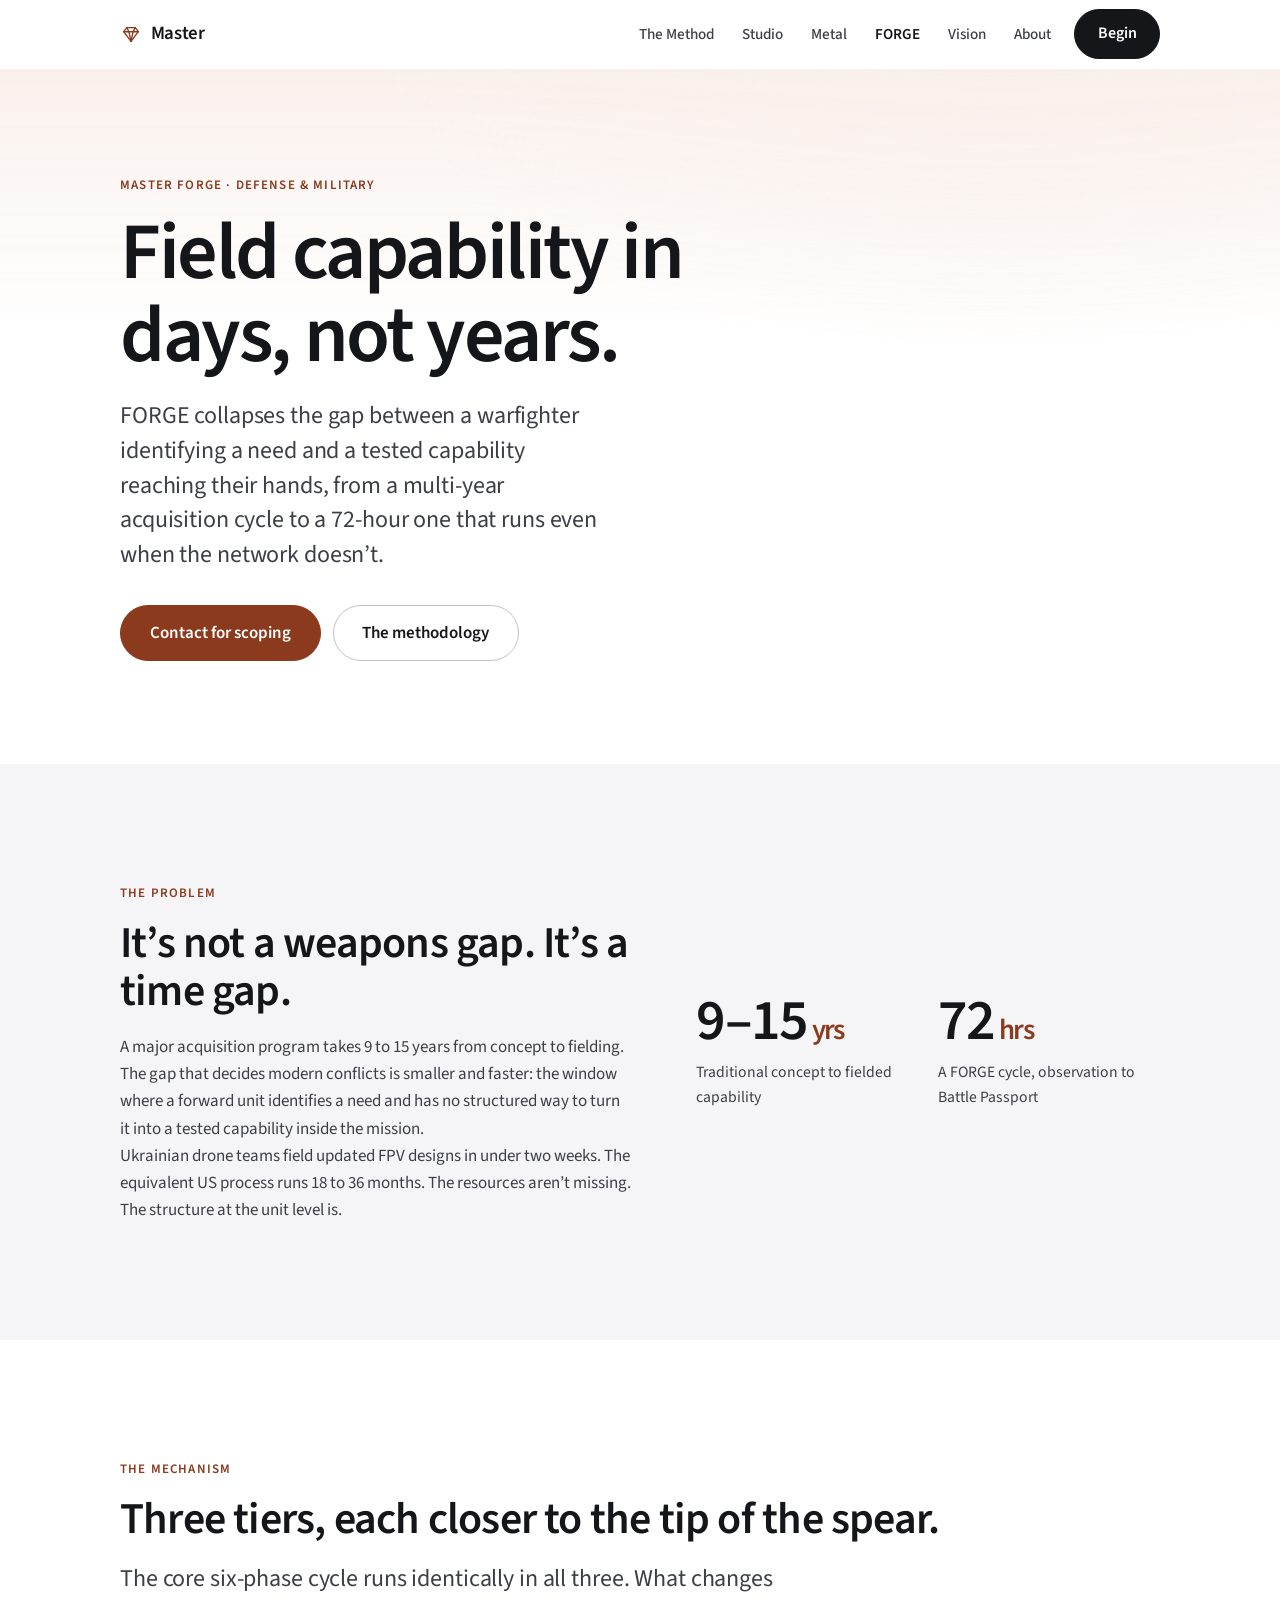
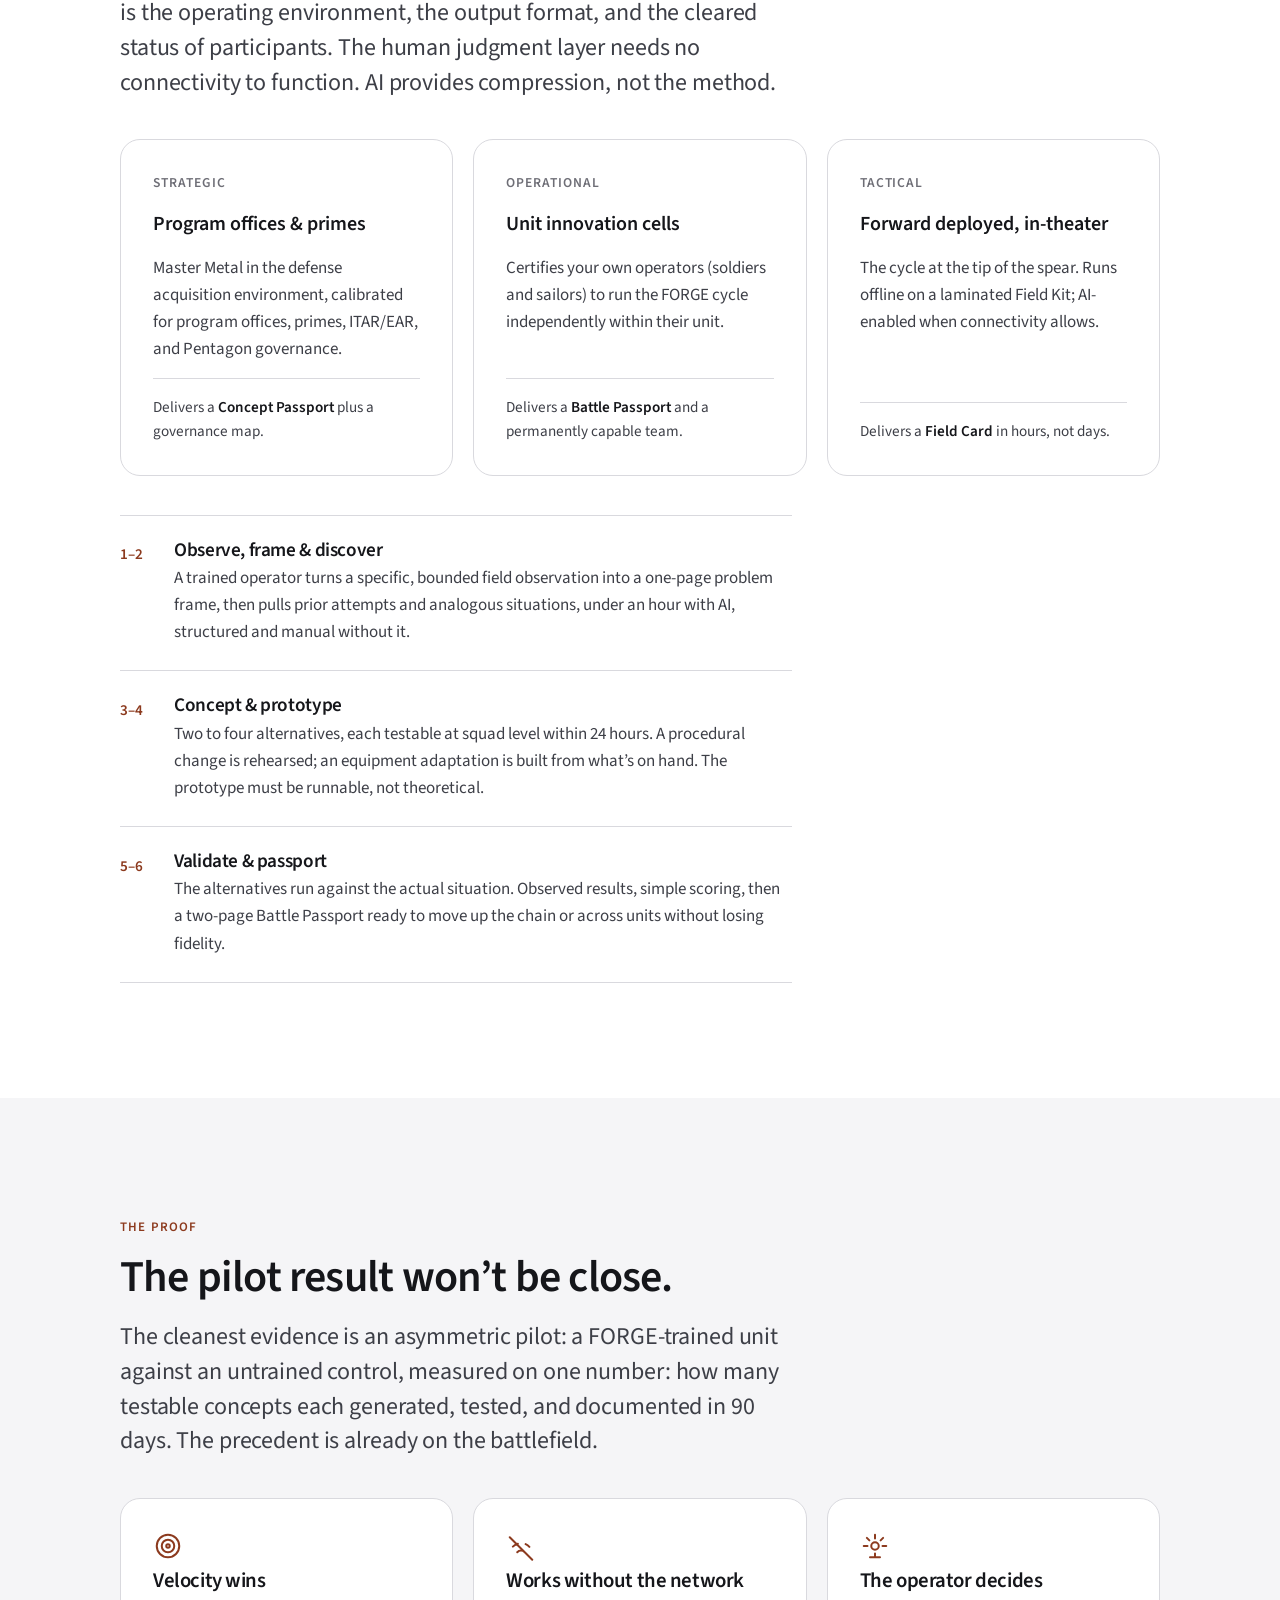
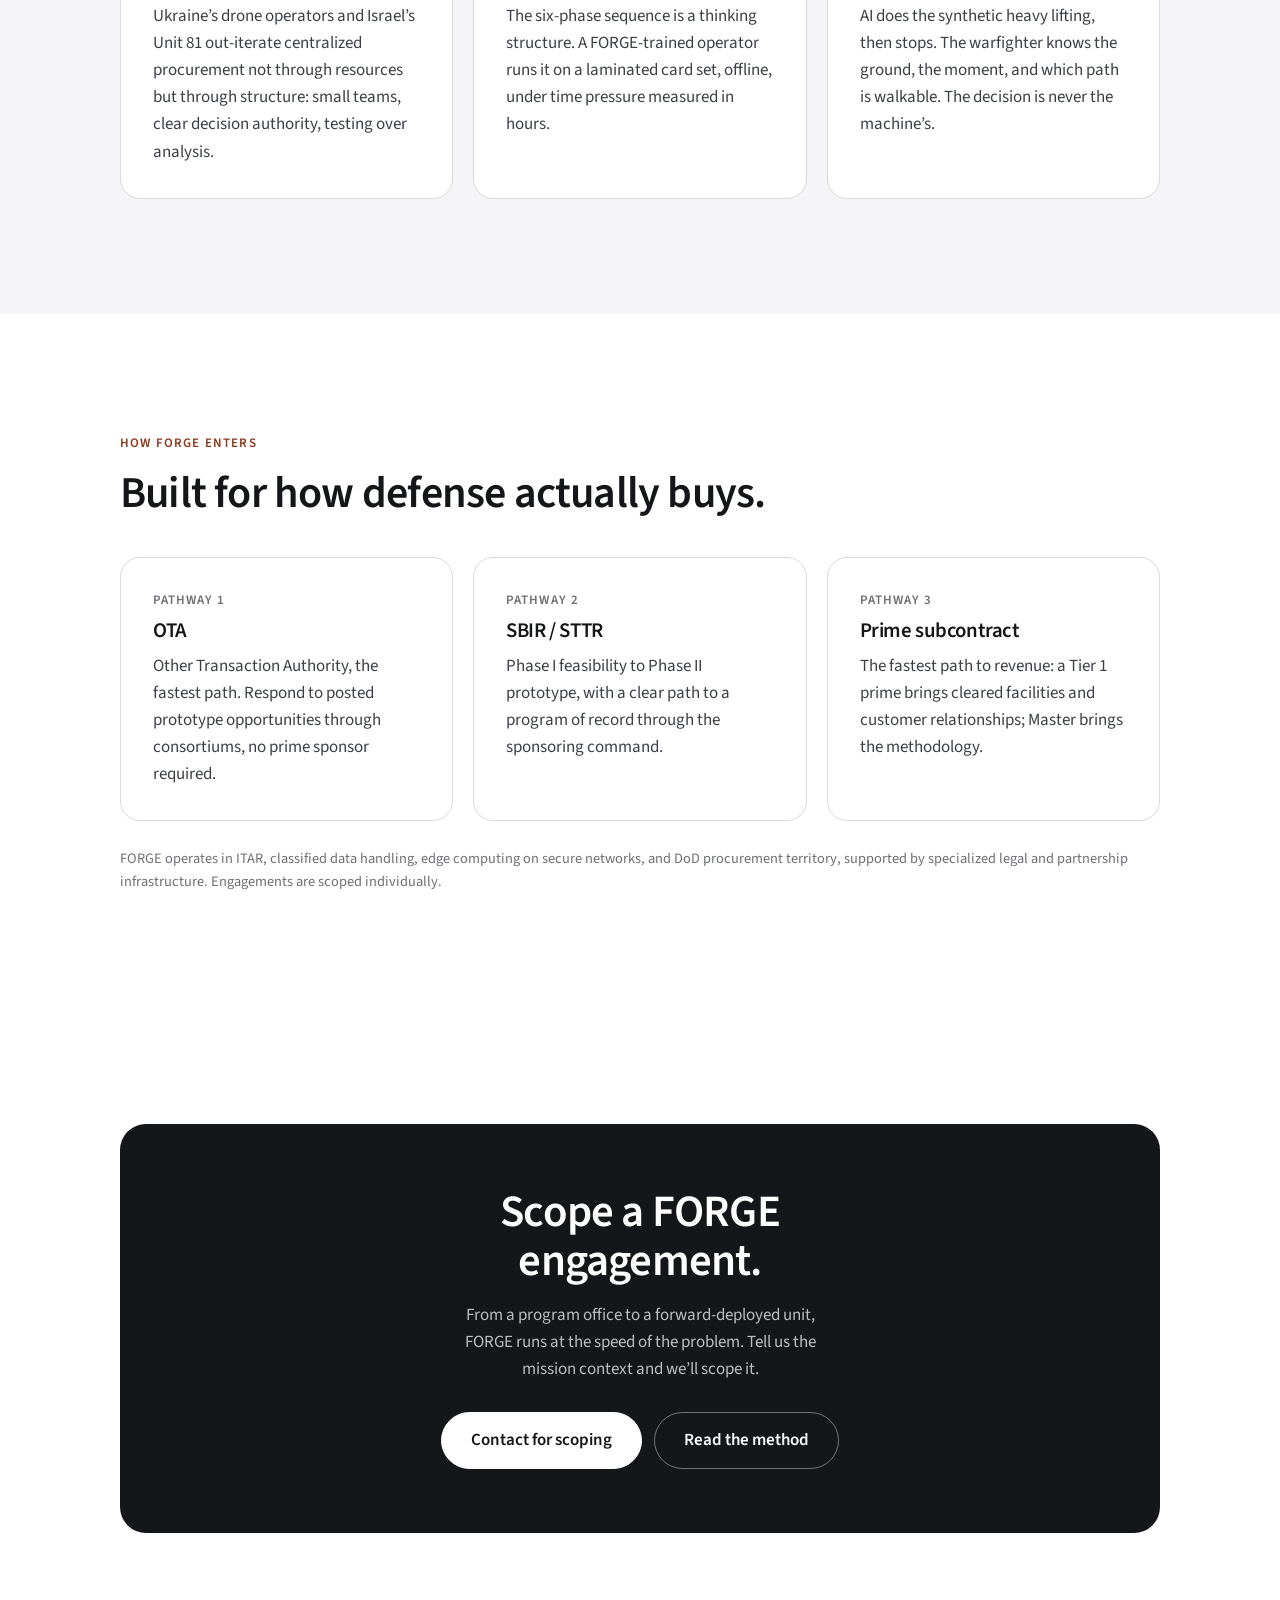
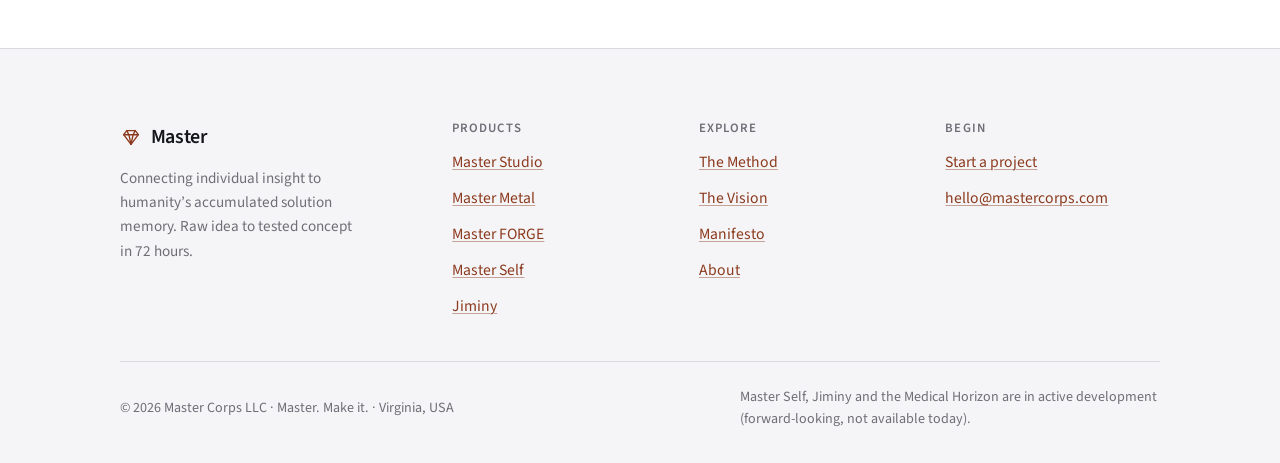
<file: forge.html>
<!DOCTYPE html>
<html lang="en">
<head>
  <meta charset="utf-8">
  <meta name="viewport" content="width=device-width, initial-scale=1">
  <title>Master FORGE. Defense and military</title>
  <meta name="description" content="Master FORGE collapses the gap between a warfighter identifying a need and a tested capability reaching their hands, from years to days. Three tiers: Strategic, Operational, Tactical.">
  <link rel="canonical" href="https://mastercorps.com/forge.html">
  <meta name="theme-color" content="#ffffff" media="(prefers-color-scheme: light)">
  <meta name="theme-color" content="#0b0b0c" media="(prefers-color-scheme: dark)">
  <meta property="og:type" content="website">
  <meta property="og:site_name" content="Master">
  <meta property="og:title" content="Master FORGE. Defense and military">
  <meta property="og:description" content="Master FORGE collapses the gap between a warfighter identifying a need and a tested capability reaching their hands, from years to days. Three tiers: Strategic, Operational, Tactical.">
  <meta property="og:url" content="https://mastercorps.com/forge.html">
  <meta name="twitter:card" content="summary">
  <link rel="icon" href="assets/favicon.svg" type="image/svg+xml">
  <link rel="preconnect" href="https://fonts.googleapis.com">
  <link rel="preconnect" href="https://fonts.gstatic.com" crossorigin>
  <link rel="stylesheet" href="https://fonts.googleapis.com/css2?family=Source+Sans+3:ital,wght@0,300;0,400;0,600;0,700;1,400&display=swap">
  <link rel="stylesheet" href="assets/styles.css">
</head>
<body data-accent="forge">
  <a class="skip-link" href="#main">Skip to content</a>
  <header class="site-header">
    <div class="container">
      <nav class="nav" aria-label="Primary">
        <a class="brand" href="index.html" aria-label="Master, home"><svg class="mark" viewBox="0 0 24 24" fill="none" stroke="currentColor" stroke-width="1.5" stroke-linejoin="round" stroke-linecap="round" aria-hidden="true"><path d="M4 9.5 L7.4 5 H16.6 L20 9.5 L12 20 Z"/><path d="M4 9.5 H20"/><path d="M7.4 5 L9.7 9.5 L12 20"/><path d="M16.6 5 L14.3 9.5 L12 20"/></svg><span>Master</span></a>
        <button class="nav-toggle" type="button" aria-expanded="false" aria-controls="primary-nav" aria-label="Menu">
          <span class="bar"></span><span class="bar"></span><span class="bar"></span>
        </button>
        <div class="nav-links" id="primary-nav">
          <a class="nav-link" href="method.html">The Method</a>
          <a class="nav-link" href="studio.html">Studio</a>
          <a class="nav-link" href="metal.html">Metal</a>
          <a class="nav-link" href="forge.html" aria-current="page">FORGE</a>
          <a class="nav-link" href="vision.html">Vision</a>
          <a class="nav-link" href="about.html">About</a>
          <span class="nav-cta"><a class="btn btn-primary" href="contact.html">Begin</a></span>
        </div>
      </nav>
    </div>
  </header>
  <main id="main">
  <section class="hero hero--wash">
    <div class="container">
      <p class="eyebrow reveal">Master FORGE &middot; Defense &amp; military</p>
      <h1 class="reveal">Field capability in days, not years.</h1>
      <p class="lead reveal">FORGE collapses the gap between a warfighter identifying a need and a tested capability reaching their hands, from a multi-year acquisition cycle to a 72-hour one that runs even when the network doesn&rsquo;t.</p>
      <div class="btn-row reveal">
        <a class="btn btn-accent btn-lg" href="contact.html">Contact for scoping</a>
        <a class="btn btn-ghost btn-lg" href="method.html">The methodology</a>
      </div>
    </div>
  </section>

  <section class="section section--stone">
    <div class="container split">
      <div>
        <p class="eyebrow">The problem</p>
        <h2 class="section-title">It&rsquo;s not a weapons gap. It&rsquo;s a time gap.</h2>
        <p class="section-intro">A major acquisition program takes 9 to 15 years from concept to fielding. The gap that decides modern conflicts is smaller and faster: the window where a forward unit identifies a need and has no structured way to turn it into a tested capability inside the mission.</p>
        <p>Ukrainian drone teams field updated FPV designs in under two weeks. The equivalent US process runs 18 to 36 months. The resources aren&rsquo;t missing. The structure at the unit level is.</p>
      </div>
      <div class="split-media">
        <div class="stats">
          <div class="stat"><div class="figure">9&ndash;15<span class="unit"> yrs</span></div><div class="label">Traditional concept to fielded capability</div></div>
          <div class="stat"><div class="figure">72<span class="unit"> hrs</span></div><div class="label">A FORGE cycle, observation to Battle Passport</div></div>
        </div>
      </div>
    </div>
  </section>

  <section class="section">
    <div class="container">
      <p class="eyebrow">The mechanism</p>
      <h2 class="section-title">Three tiers, each closer to the tip of the spear.</h2>
      <p class="section-intro lead maxw-prose">The core six-phase cycle runs identically in all three. What changes is the operating environment, the output format, and the cleared status of participants. The human judgment layer needs no connectivity to function. AI provides compression, not the method.</p>
      <div class="grid grid-3 mt-4">
        <article class="tier reveal"><span class="tier-for">Strategic</span><div class="tier-name">Program offices &amp; primes</div><p>Master Metal in the defense acquisition environment, calibrated for program offices, primes, ITAR/EAR, and Pentagon governance.</p><div class="tier-out">Delivers a <b>Concept Passport</b> plus a governance map.</div></article>
        <article class="tier reveal"><span class="tier-for">Operational</span><div class="tier-name">Unit innovation cells</div><p>Certifies your own operators (soldiers and sailors) to run the FORGE cycle independently within their unit.</p><div class="tier-out">Delivers a <b>Battle Passport</b> and a permanently capable team.</div></article>
        <article class="tier reveal"><span class="tier-for">Tactical</span><div class="tier-name">Forward deployed, in-theater</div><p>The cycle at the tip of the spear. Runs offline on a laminated Field Kit; AI-enabled when connectivity allows.</p><div class="tier-out">Delivers a <b>Field Card</b> in hours, not days.</div></article>
      </div>
      <div class="steps mt-4 maxw-prose">
        <div class="step reveal"><div class="step-no">1&ndash;2</div><div><h3>Observe, frame &amp; discover</h3><p>A trained operator turns a specific, bounded field observation into a one-page problem frame, then pulls prior attempts and analogous situations, under an hour with AI, structured and manual without it.</p></div></div>
        <div class="step reveal"><div class="step-no">3&ndash;4</div><div><h3>Concept &amp; prototype</h3><p>Two to four alternatives, each testable at squad level within 24 hours. A procedural change is rehearsed; an equipment adaptation is built from what&rsquo;s on hand. The prototype must be runnable, not theoretical.</p></div></div>
        <div class="step reveal"><div class="step-no">5&ndash;6</div><div><h3>Validate &amp; passport</h3><p>The alternatives run against the actual situation. Observed results, simple scoring, then a two-page Battle Passport ready to move up the chain or across units without losing fidelity.</p></div></div>
      </div>
    </div>
  </section>

  <section class="section section--stone">
    <div class="container">
      <p class="eyebrow">The proof</p>
      <h2 class="section-title">The pilot result won&rsquo;t be close.</h2>
      <p class="section-intro lead maxw-prose">The cleanest evidence is an asymmetric pilot: a FORGE-trained unit against an untrained control, measured on one number: how many testable concepts each generated, tested, and documented in 90 days. The precedent is already on the battlefield.</p>
      <div class="grid grid-3 mt-4">
        <article class="card reveal"><svg class="icon" viewBox="0 0 24 24" fill="none" stroke="currentColor" stroke-width="1.6" stroke-linecap="round" stroke-linejoin="round" aria-hidden="true"><circle cx="12" cy="12" r="9"/><circle cx="12" cy="12" r="5"/><circle cx="12" cy="12" r="1.4"/></svg><h3>Velocity wins</h3><p>Ukraine&rsquo;s drone operators and Israel&rsquo;s Unit&nbsp;81 out-iterate centralized procurement not through resources but through structure: small teams, clear decision authority, testing over analysis.</p></article>
        <article class="card reveal"><svg class="icon" viewBox="0 0 24 24" fill="none" stroke="currentColor" stroke-width="1.6" stroke-linecap="round" stroke-linejoin="round" aria-hidden="true"><path d="M3 5l18 18M9 17a4 4 0 0 1 6 0M5.5 12.5a9 9 0 0 1 4-2.3M18.7 12.7a9 9 0 0 0-3-2.2"/></svg><h3>Works without the network</h3><p>The six-phase sequence is a thinking structure. A FORGE-trained operator runs it on a laminated card set, offline, under time pressure measured in hours.</p></article>
        <article class="card reveal"><svg class="icon" viewBox="0 0 24 24" fill="none" stroke="currentColor" stroke-width="1.6" stroke-linecap="round" stroke-linejoin="round" aria-hidden="true"><path d="M12 3v3M5.5 5.5l2 2M3 12h3M18.5 5.5l-2 2M21 12h-3"/><path d="M12 9a3 3 0 1 0 0 6 3 3 0 0 0 0-6z"/><path d="M8 21h8M12 18v3"/></svg><h3>The operator decides</h3><p>AI does the synthetic heavy lifting, then stops. The warfighter knows the ground, the moment, and which path is walkable. The decision is never the machine&rsquo;s.</p></article>
      </div>
    </div>
  </section>

  <section class="section">
    <div class="container">
      <p class="eyebrow">How FORGE enters</p>
      <h2 class="section-title">Built for how defense actually buys.</h2>
      <div class="grid grid-3 mt-4">
        <article class="card reveal"><span class="card-kicker">Pathway 1</span><h3>OTA</h3><p>Other Transaction Authority, the fastest path. Respond to posted prototype opportunities through consortiums, no prime sponsor required.</p></article>
        <article class="card reveal"><span class="card-kicker">Pathway 2</span><h3>SBIR / STTR</h3><p>Phase I feasibility to Phase II prototype, with a clear path to a program of record through the sponsoring command.</p></article>
        <article class="card reveal"><span class="card-kicker">Pathway 3</span><h3>Prime subcontract</h3><p>The fastest path to revenue: a Tier&nbsp;1 prime brings cleared facilities and customer relationships; Master brings the methodology.</p></article>
      </div>
      <p class="fineprint mt-3">FORGE operates in ITAR, classified data handling, edge computing on secure networks, and DoD procurement territory, supported by specialized legal and partnership infrastructure. Engagements are scoped individually.</p>
    </div>
  </section>

  <section class="section">
    <div class="container">
      <div class="cta-band reveal">
        <h2>Scope a FORGE engagement.</h2>
        <p>From a program office to a forward-deployed unit, FORGE runs at the speed of the problem. Tell us the mission context and we&rsquo;ll scope it.</p>
        <div class="btn-row">
          <a class="btn btn-primary btn-lg" href="contact.html">Contact for scoping</a>
          <a class="btn btn-ghost btn-lg" href="method.html">Read the method</a>
        </div>
      </div>
    </div>
  </section>
  </main>
  <footer class="site-footer">
    <div class="container">
      <div class="footer-grid">
        <div class="footer-brand">
          <a class="brand" href="index.html" aria-label="Master, home"><svg class="mark" viewBox="0 0 24 24" fill="none" stroke="currentColor" stroke-width="1.5" stroke-linejoin="round" stroke-linecap="round" aria-hidden="true"><path d="M4 9.5 L7.4 5 H16.6 L20 9.5 L12 20 Z"/><path d="M4 9.5 H20"/><path d="M7.4 5 L9.7 9.5 L12 20"/><path d="M16.6 5 L14.3 9.5 L12 20"/></svg><span>Master</span></a>
          <p>Connecting individual insight to humanity&rsquo;s accumulated solution memory. Raw idea to tested concept in 72 hours.</p>
        </div>
        <div class="footer-col">
          <h3>Products</h3>
          <ul role="list">
            <li><a href="studio.html">Master Studio</a></li>
            <li><a href="metal.html">Master Metal</a></li>
            <li><a href="forge.html">Master FORGE</a></li>
            <li><a href="self.html">Master Self</a></li>
            <li><a href="jiminy.html">Jiminy</a></li>
          </ul>
        </div>
        <div class="footer-col">
          <h3>Explore</h3>
          <ul role="list">
            <li><a href="method.html">The Method</a></li>
            <li><a href="vision.html">The Vision</a></li>
            <li><a href="manifesto.html">Manifesto</a></li>
            <li><a href="about.html">About</a></li>
          </ul>
        </div>
        <div class="footer-col">
          <h3>Begin</h3>
          <ul role="list">
            <li><a href="contact.html">Start a project</a></li>
            <li><a href="mailto:hello@mastercorps.com">hello@mastercorps.com</a></li>
          </ul>
        </div>
      </div>
      <div class="footer-bottom">
        <p>&copy; <span data-year>2026</span> Master Corps LLC &middot; Master. Make it. &middot; Virginia, USA</p>
        <p class="legal-note">Master Self, Jiminy and the Medical Horizon are in active development (forward-looking, not available today).</p>
      </div>
    </div>
  </footer>
  <script src="assets/site.js" defer></script>
</body>
</html>
</file>
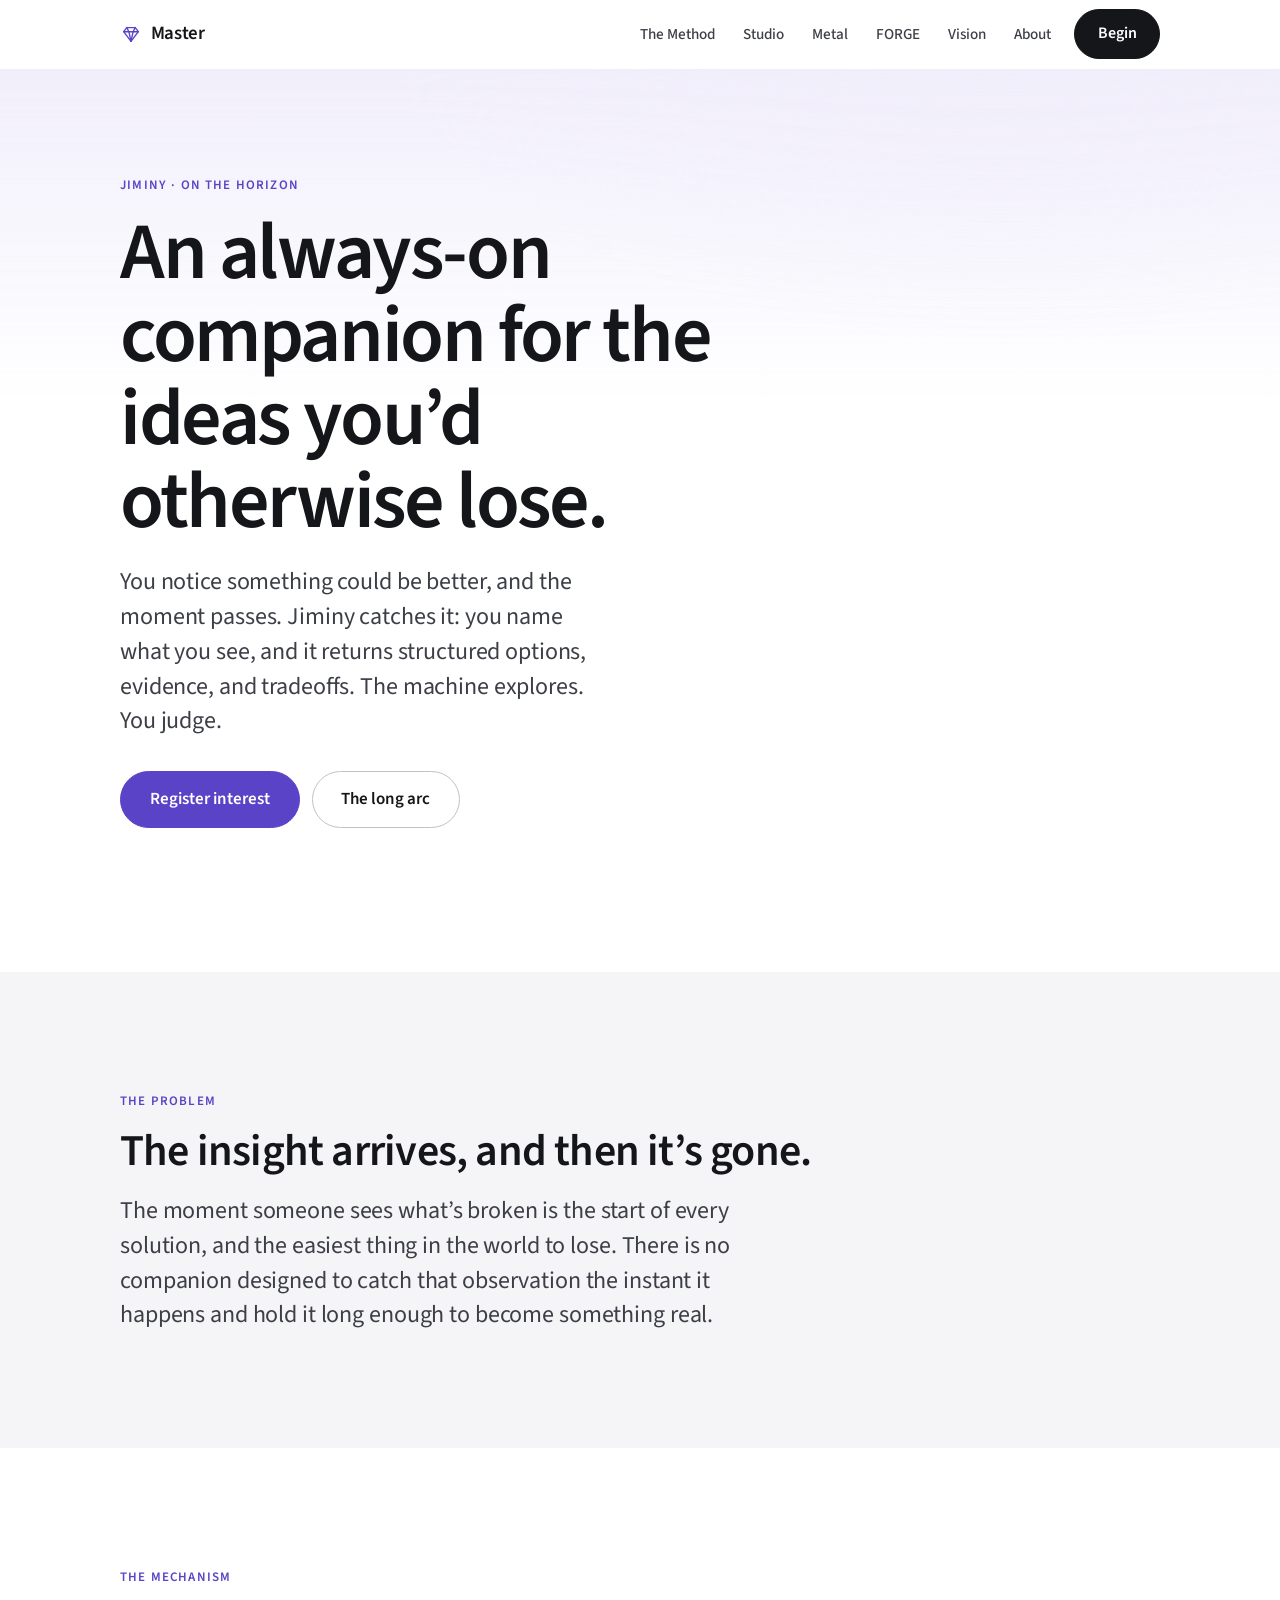
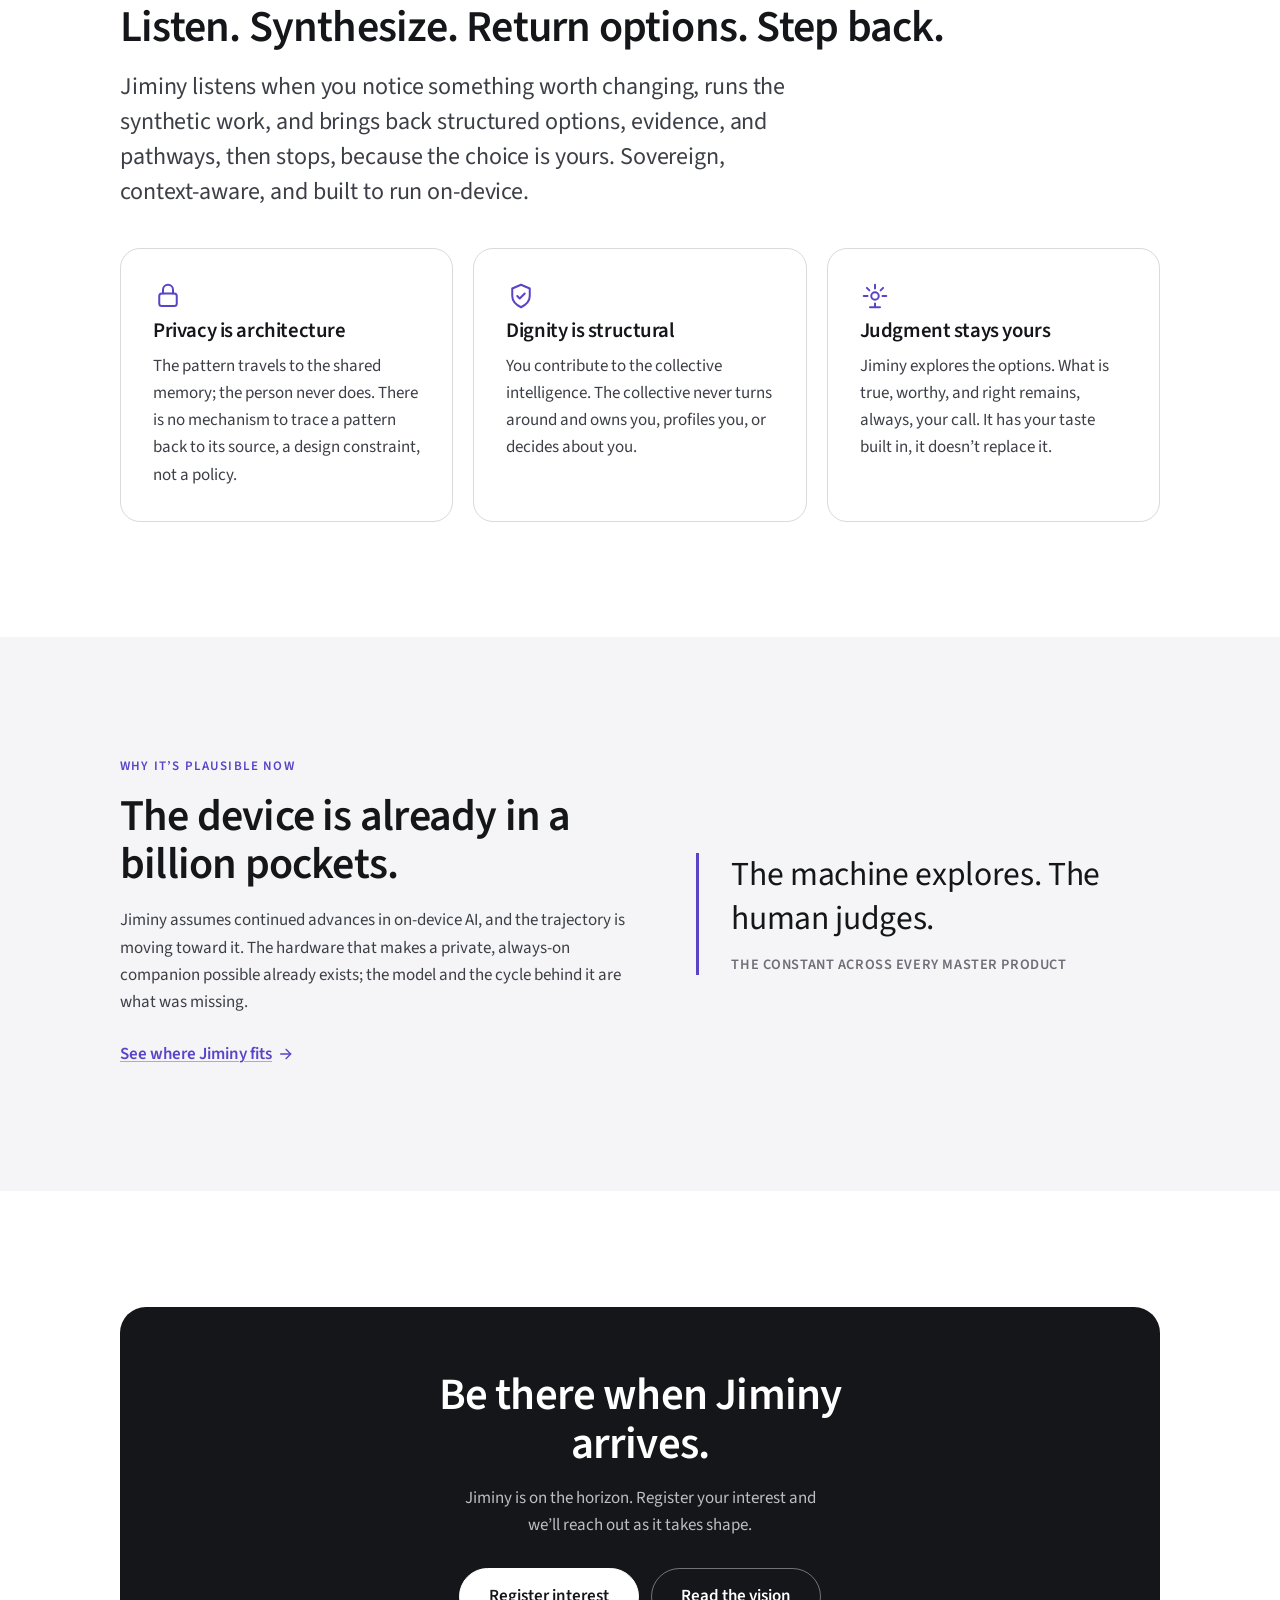
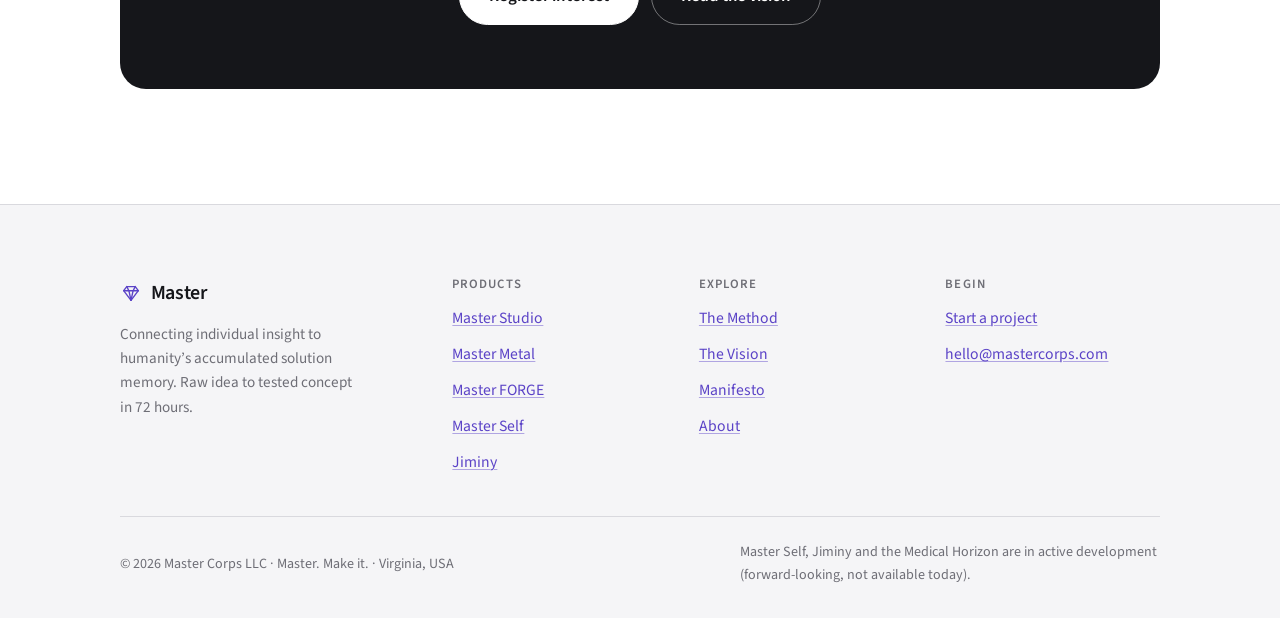
<file: jiminy.html>
<!DOCTYPE html>
<html lang="en">
<head>
  <meta charset="utf-8">
  <meta name="viewport" content="width=device-width, initial-scale=1">
  <title>Jiminy. The always-on companion</title>
  <meta name="description" content="Jiminy (on the horizon): a sovereign, privacy-preserving, always-on companion that turns what you notice into structured options, evidence, and tradeoffs. You judge.">
  <link rel="canonical" href="https://mastercorps.com/jiminy.html">
  <meta name="theme-color" content="#ffffff" media="(prefers-color-scheme: light)">
  <meta name="theme-color" content="#0b0b0c" media="(prefers-color-scheme: dark)">
  <meta property="og:type" content="website">
  <meta property="og:site_name" content="Master">
  <meta property="og:title" content="Jiminy. The always-on companion">
  <meta property="og:description" content="Jiminy (on the horizon): a sovereign, privacy-preserving, always-on companion that turns what you notice into structured options, evidence, and tradeoffs. You judge.">
  <meta property="og:url" content="https://mastercorps.com/jiminy.html">
  <meta name="twitter:card" content="summary">
  <link rel="icon" href="assets/favicon.svg" type="image/svg+xml">
  <link rel="preconnect" href="https://fonts.googleapis.com">
  <link rel="preconnect" href="https://fonts.gstatic.com" crossorigin>
  <link rel="stylesheet" href="https://fonts.googleapis.com/css2?family=Source+Sans+3:ital,wght@0,300;0,400;0,600;0,700;1,400&display=swap">
  <link rel="stylesheet" href="assets/styles.css">
</head>
<body data-accent="jiminy">
  <a class="skip-link" href="#main">Skip to content</a>
  <header class="site-header">
    <div class="container">
      <nav class="nav" aria-label="Primary">
        <a class="brand" href="index.html" aria-label="Master, home"><svg class="mark" viewBox="0 0 24 24" fill="none" stroke="currentColor" stroke-width="1.5" stroke-linejoin="round" stroke-linecap="round" aria-hidden="true"><path d="M4 9.5 L7.4 5 H16.6 L20 9.5 L12 20 Z"/><path d="M4 9.5 H20"/><path d="M7.4 5 L9.7 9.5 L12 20"/><path d="M16.6 5 L14.3 9.5 L12 20"/></svg><span>Master</span></a>
        <button class="nav-toggle" type="button" aria-expanded="false" aria-controls="primary-nav" aria-label="Menu">
          <span class="bar"></span><span class="bar"></span><span class="bar"></span>
        </button>
        <div class="nav-links" id="primary-nav">
          <a class="nav-link" href="method.html">The Method</a>
          <a class="nav-link" href="studio.html">Studio</a>
          <a class="nav-link" href="metal.html">Metal</a>
          <a class="nav-link" href="forge.html">FORGE</a>
          <a class="nav-link" href="vision.html">Vision</a>
          <a class="nav-link" href="about.html">About</a>
          <span class="nav-cta"><a class="btn btn-primary" href="contact.html">Begin</a></span>
        </div>
      </nav>
    </div>
  </header>
  <main id="main">
  <section class="hero hero--wash">
    <div class="container">
      <p class="eyebrow reveal">Jiminy &middot; On the horizon</p>
      <h1 class="reveal">An always-on companion for the ideas you&rsquo;d otherwise lose.</h1>
      <p class="lead reveal">You notice something could be better, and the moment passes. Jiminy catches it: you name what you see, and it returns structured options, evidence, and tradeoffs. The machine explores. You judge.</p>
      <div class="btn-row reveal">
        <a class="btn btn-accent btn-lg" href="contact.html">Register interest</a>
        <a class="btn btn-ghost btn-lg" href="vision.html">The long arc</a>
      </div>
      <p class="hero-note reveal">A forward-looking vision. The model is being built now; the hardware is catching up.</p>
    </div>
  </section>

  <section class="section section--stone">
    <div class="container">
      <p class="eyebrow">The problem</p>
      <h2 class="section-title">The insight arrives, and then it&rsquo;s gone.</h2>
      <p class="section-intro lead maxw-prose">The moment someone sees what&rsquo;s broken is the start of every solution, and the easiest thing in the world to lose. There is no companion designed to catch that observation the instant it happens and hold it long enough to become something real.</p>
    </div>
  </section>

  <section class="section">
    <div class="container">
      <p class="eyebrow">The mechanism</p>
      <h2 class="section-title">Listen. Synthesize. Return options. Step back.</h2>
      <p class="section-intro lead maxw-prose">Jiminy listens when you notice something worth changing, runs the synthetic work, and brings back structured options, evidence, and pathways, then stops, because the choice is yours. Sovereign, context-aware, and built to run on-device.</p>
      <div class="grid grid-3 mt-4">
        <article class="card reveal"><svg class="icon" viewBox="0 0 24 24" fill="none" stroke="currentColor" stroke-width="1.6" stroke-linecap="round" stroke-linejoin="round" aria-hidden="true"><rect x="5" y="10" width="14" height="10" rx="2"/><path d="M8 10V7a4 4 0 0 1 8 0v3"/></svg><h3>Privacy is architecture</h3><p>The pattern travels to the shared memory; the person never does. There is no mechanism to trace a pattern back to its source, a design constraint, not a policy.</p></article>
        <article class="card reveal"><svg class="icon" viewBox="0 0 24 24" fill="none" stroke="currentColor" stroke-width="1.6" stroke-linecap="round" stroke-linejoin="round" aria-hidden="true"><path d="M12 3l7 3v6c0 4-3 7-7 9-4-2-7-5-7-9V6z"/><path d="M9 12l2 2 4-4"/></svg><h3>Dignity is structural</h3><p>You contribute to the collective intelligence. The collective never turns around and owns you, profiles you, or decides about you.</p></article>
        <article class="card reveal"><svg class="icon" viewBox="0 0 24 24" fill="none" stroke="currentColor" stroke-width="1.6" stroke-linecap="round" stroke-linejoin="round" aria-hidden="true"><path d="M12 3v3M5.5 5.5l2 2M3 12h3M18.5 5.5l-2 2M21 12h-3"/><path d="M12 9a3 3 0 1 0 0 6 3 3 0 0 0 0-6z"/><path d="M8 21h8M12 18v3"/></svg><h3>Judgment stays yours</h3><p>Jiminy explores the options. What is true, worthy, and right remains, always, your call. It has your taste built in, it doesn&rsquo;t replace it.</p></article>
      </div>
    </div>
  </section>

  <section class="section section--stone">
    <div class="container split">
      <div>
        <p class="eyebrow">Why it&rsquo;s plausible now</p>
        <h2 class="section-title">The device is already in a billion pockets.</h2>
        <p class="section-intro">Jiminy assumes continued advances in on-device AI, and the trajectory is moving toward it. The hardware that makes a private, always-on companion possible already exists; the model and the cycle behind it are what was missing.</p>
        <p class="mt-2"><a class="btn-text" href="vision.html">See where Jiminy fits <svg class="arrow" width="16" height="16" viewBox="0 0 24 24" fill="none" stroke="currentColor" stroke-width="2" stroke-linecap="round" stroke-linejoin="round" aria-hidden="true"><line x1="4" y1="12" x2="19" y2="12"/><polyline points="12 5 19 12 12 19"/></svg></a></p>
      </div>
      <div class="split-media">
        <blockquote class="pullquote">The machine explores. The human judges.<cite>The constant across every Master product</cite></blockquote>
      </div>
    </div>
  </section>

  <section class="section">
    <div class="container">
      <div class="cta-band reveal">
        <h2>Be there when Jiminy arrives.</h2>
        <p>Jiminy is on the horizon. Register your interest and we&rsquo;ll reach out as it takes shape.</p>
        <div class="btn-row">
          <a class="btn btn-primary btn-lg" href="contact.html">Register interest</a>
          <a class="btn btn-ghost btn-lg" href="vision.html">Read the vision</a>
        </div>
      </div>
    </div>
  </section>
  </main>
  <footer class="site-footer">
    <div class="container">
      <div class="footer-grid">
        <div class="footer-brand">
          <a class="brand" href="index.html" aria-label="Master, home"><svg class="mark" viewBox="0 0 24 24" fill="none" stroke="currentColor" stroke-width="1.5" stroke-linejoin="round" stroke-linecap="round" aria-hidden="true"><path d="M4 9.5 L7.4 5 H16.6 L20 9.5 L12 20 Z"/><path d="M4 9.5 H20"/><path d="M7.4 5 L9.7 9.5 L12 20"/><path d="M16.6 5 L14.3 9.5 L12 20"/></svg><span>Master</span></a>
          <p>Connecting individual insight to humanity&rsquo;s accumulated solution memory. Raw idea to tested concept in 72 hours.</p>
        </div>
        <div class="footer-col">
          <h3>Products</h3>
          <ul role="list">
            <li><a href="studio.html">Master Studio</a></li>
            <li><a href="metal.html">Master Metal</a></li>
            <li><a href="forge.html">Master FORGE</a></li>
            <li><a href="self.html">Master Self</a></li>
            <li><a href="jiminy.html">Jiminy</a></li>
          </ul>
        </div>
        <div class="footer-col">
          <h3>Explore</h3>
          <ul role="list">
            <li><a href="method.html">The Method</a></li>
            <li><a href="vision.html">The Vision</a></li>
            <li><a href="manifesto.html">Manifesto</a></li>
            <li><a href="about.html">About</a></li>
          </ul>
        </div>
        <div class="footer-col">
          <h3>Begin</h3>
          <ul role="list">
            <li><a href="contact.html">Start a project</a></li>
            <li><a href="mailto:hello@mastercorps.com">hello@mastercorps.com</a></li>
          </ul>
        </div>
      </div>
      <div class="footer-bottom">
        <p>&copy; <span data-year>2026</span> Master Corps LLC &middot; Master. Make it. &middot; Virginia, USA</p>
        <p class="legal-note">Master Self, Jiminy and the Medical Horizon are in active development (forward-looking, not available today).</p>
      </div>
    </div>
  </footer>
  <script src="assets/site.js" defer></script>
</body>
</html>
</file>
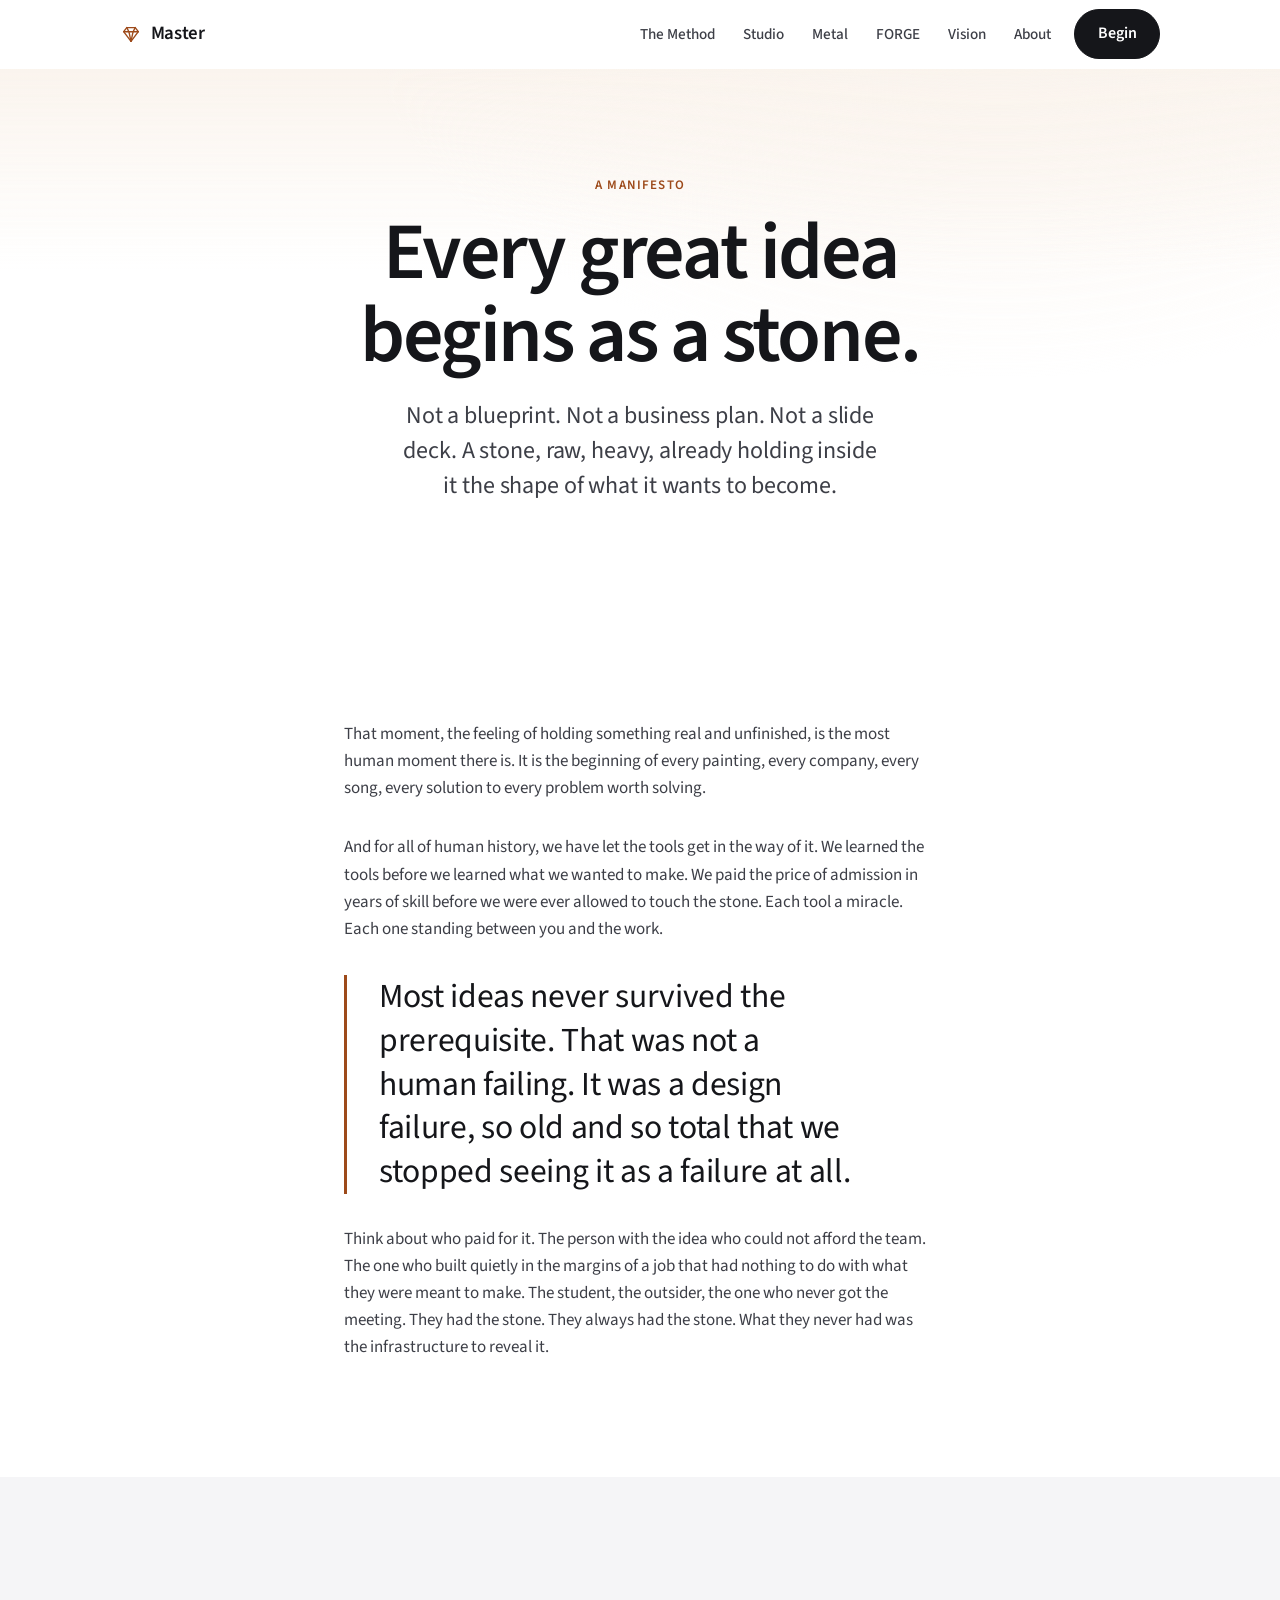
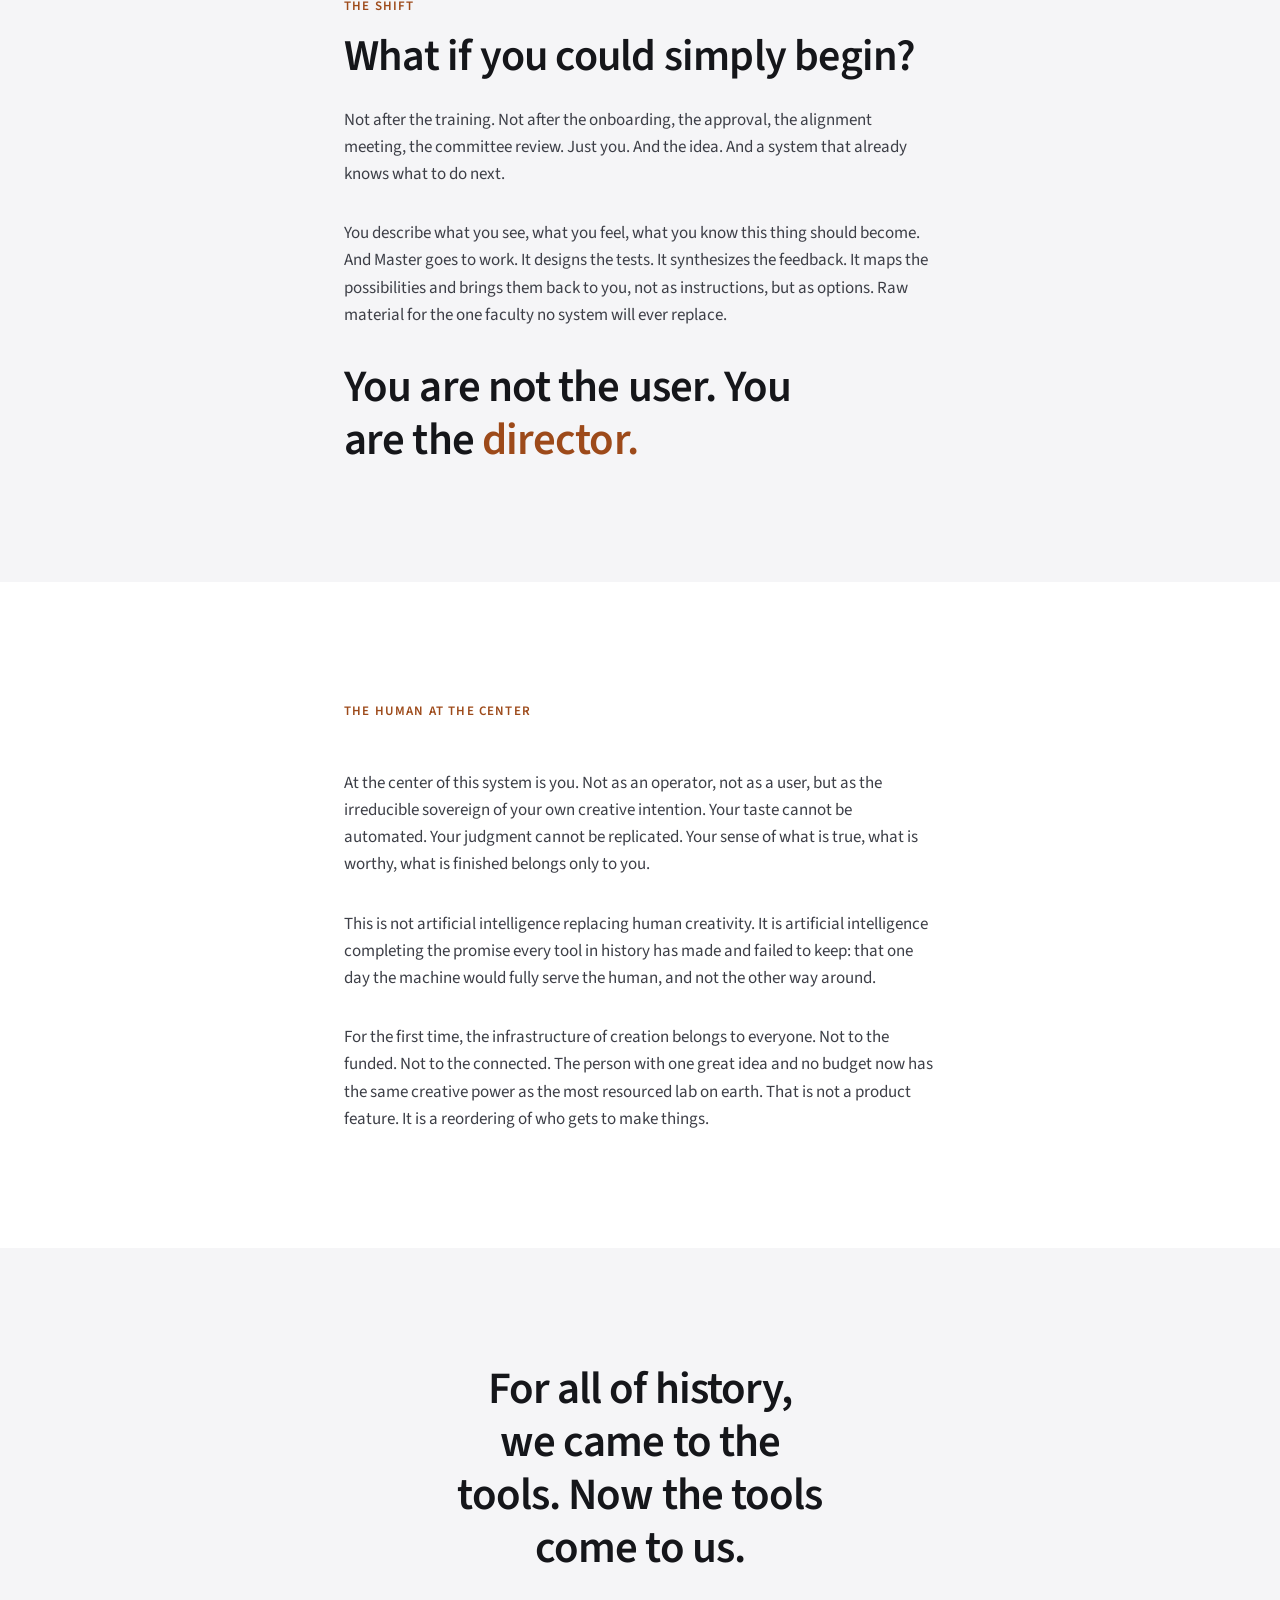
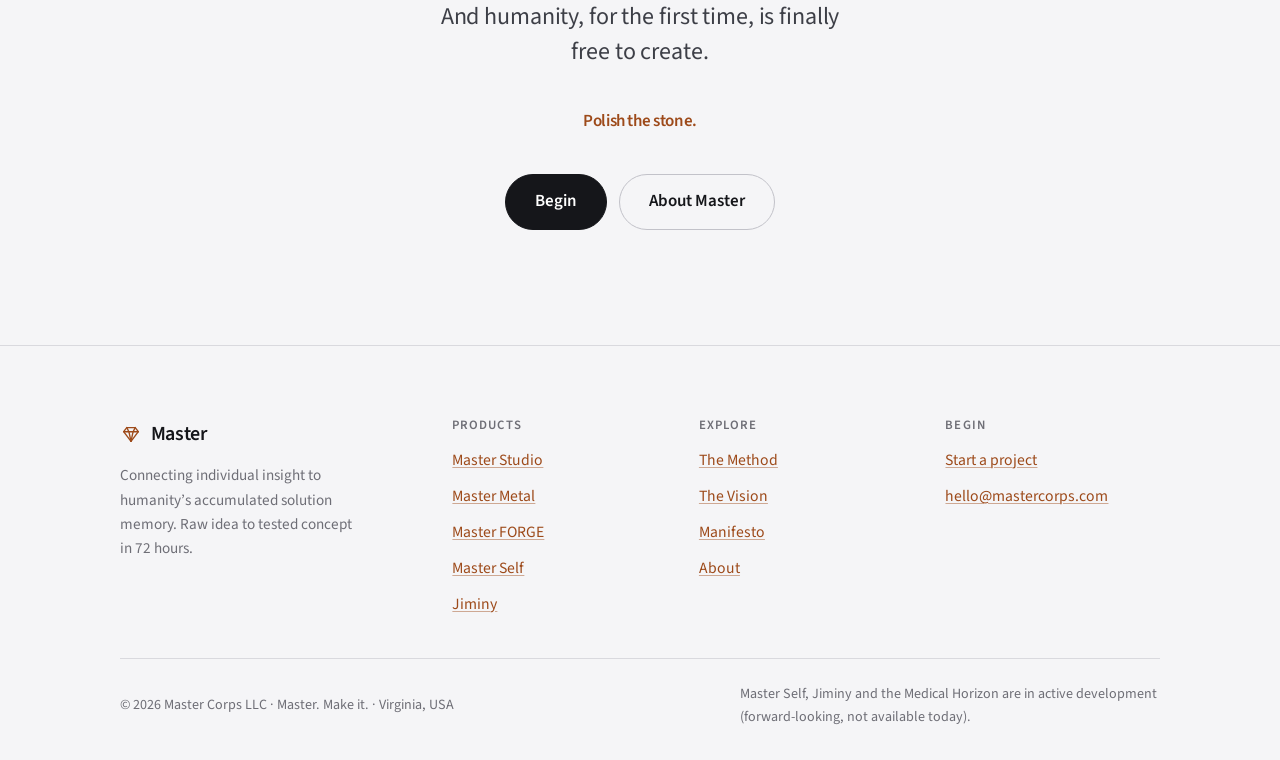
<file: manifesto.html>
<!DOCTYPE html>
<html lang="en">
<head>
  <meta charset="utf-8">
  <meta name="viewport" content="width=device-width, initial-scale=1">
  <title>A Manifesto. Master</title>
  <meta name="description" content="Every great idea begins as a stone. For all of history we let the tools get in the way. Master is the infrastructure to reveal the idea. Polish the stone.">
  <link rel="canonical" href="https://mastercorps.com/manifesto.html">
  <meta name="theme-color" content="#ffffff" media="(prefers-color-scheme: light)">
  <meta name="theme-color" content="#0b0b0c" media="(prefers-color-scheme: dark)">
  <meta property="og:type" content="website">
  <meta property="og:site_name" content="Master">
  <meta property="og:title" content="A Manifesto. Master">
  <meta property="og:description" content="Every great idea begins as a stone. For all of history we let the tools get in the way. Master is the infrastructure to reveal the idea. Polish the stone.">
  <meta property="og:url" content="https://mastercorps.com/manifesto.html">
  <meta name="twitter:card" content="summary">
  <link rel="icon" href="assets/favicon.svg" type="image/svg+xml">
  <link rel="preconnect" href="https://fonts.googleapis.com">
  <link rel="preconnect" href="https://fonts.gstatic.com" crossorigin>
  <link rel="stylesheet" href="https://fonts.googleapis.com/css2?family=Source+Sans+3:ital,wght@0,300;0,400;0,600;0,700;1,400&display=swap">
  <link rel="stylesheet" href="assets/styles.css">
</head>
<body data-accent="brand">
  <a class="skip-link" href="#main">Skip to content</a>
  <header class="site-header">
    <div class="container">
      <nav class="nav" aria-label="Primary">
        <a class="brand" href="index.html" aria-label="Master, home"><svg class="mark" viewBox="0 0 24 24" fill="none" stroke="currentColor" stroke-width="1.5" stroke-linejoin="round" stroke-linecap="round" aria-hidden="true"><path d="M4 9.5 L7.4 5 H16.6 L20 9.5 L12 20 Z"/><path d="M4 9.5 H20"/><path d="M7.4 5 L9.7 9.5 L12 20"/><path d="M16.6 5 L14.3 9.5 L12 20"/></svg><span>Master</span></a>
        <button class="nav-toggle" type="button" aria-expanded="false" aria-controls="primary-nav" aria-label="Menu">
          <span class="bar"></span><span class="bar"></span><span class="bar"></span>
        </button>
        <div class="nav-links" id="primary-nav">
          <a class="nav-link" href="method.html">The Method</a>
          <a class="nav-link" href="studio.html">Studio</a>
          <a class="nav-link" href="metal.html">Metal</a>
          <a class="nav-link" href="forge.html">FORGE</a>
          <a class="nav-link" href="vision.html">Vision</a>
          <a class="nav-link" href="about.html">About</a>
          <span class="nav-cta"><a class="btn btn-primary" href="contact.html">Begin</a></span>
        </div>
      </nav>
    </div>
  </header>
  <main id="main">
  <section class="hero hero--wash hero--center">
    <div class="container">
      <p class="eyebrow reveal">A Manifesto</p>
      <h1 class="reveal">Every great idea begins as a stone.</h1>
      <p class="lead reveal" style="margin-inline:auto">Not a blueprint. Not a business plan. Not a slide deck. A stone, raw, heavy, already holding inside it the shape of what it wants to become.</p>
    </div>
  </section>

  <section class="section">
    <div class="container measure stack-lg">
      <p>That moment, the feeling of holding something real and unfinished, is the most human moment there is. It is the beginning of every painting, every company, every song, every solution to every problem worth solving.</p>
      <p>And for all of human history, we have let the tools get in the way of it. We learned the tools before we learned what we wanted to make. We paid the price of admission in years of skill before we were ever allowed to touch the stone. Each tool a miracle. Each one standing between you and the work.</p>
      <p class="pullquote">Most ideas never survived the prerequisite. That was not a human failing. It was a design failure, so old and so total that we stopped seeing it as a failure at all.</p>
      <p>Think about who paid for it. The person with the idea who could not afford the team. The one who built quietly in the margins of a job that had nothing to do with what they were meant to make. The student, the outsider, the one who never got the meeting. They had the stone. They always had the stone. What they never had was the infrastructure to reveal it.</p>
    </div>
  </section>

  <section class="section section--stone">
    <div class="container measure">
      <p class="eyebrow">The shift</p>
      <h2 class="section-title">What if you could simply begin?</h2>
      <div class="stack-lg mt-3">
        <p>Not after the training. Not after the onboarding, the approval, the alignment meeting, the committee review. Just you. And the idea. And a system that already knows what to do next.</p>
        <p>You describe what you see, what you feel, what you know this thing should become. And Master goes to work. It designs the tests. It synthesizes the feedback. It maps the possibilities and brings them back to you, not as instructions, but as options. Raw material for the one faculty no system will ever replace.</p>
        <p class="bigquote">You are not the user. You are the <span class="accent">director.</span></p>
      </div>
    </div>
  </section>

  <section class="section">
    <div class="container measure stack-lg">
      <p class="eyebrow">The human at the center</p>
      <p>At the center of this system is you. Not as an operator, not as a user, but as the irreducible sovereign of your own creative intention. Your taste cannot be automated. Your judgment cannot be replicated. Your sense of what is true, what is worthy, what is finished belongs only to you.</p>
      <p>This is not artificial intelligence replacing human creativity. It is artificial intelligence completing the promise every tool in history has made and failed to keep: that one day the machine would fully serve the human, and not the other way around.</p>
      <p>For the first time, the infrastructure of creation belongs to everyone. Not to the funded. Not to the connected. The person with one great idea and no budget now has the same creative power as the most resourced lab on earth. That is not a product feature. It is a reordering of who gets to make things.</p>
    </div>
  </section>

  <section class="section section--stone">
    <div class="container center">
      <blockquote class="bigquote center" style="margin-inline:auto;max-width:16ch">For all of history, we came to the tools. Now the tools come to us.</blockquote>
      <p class="lead mt-3" style="margin-inline:auto;max-width:34ch">And humanity, for the first time, is finally free to create.</p>
      <p class="mt-4" style="font-size:clamp(1.6rem,1.2rem+2vw,2.6rem);font-weight:600;letter-spacing:-.02em;color:var(--accent-text)">Polish the stone.</p>
      <div class="btn-row center mt-4"><a class="btn btn-primary btn-lg" href="contact.html">Begin</a><a class="btn btn-ghost btn-lg" href="about.html">About Master</a></div>
    </div>
  </section>

  </main>
  <footer class="site-footer">
    <div class="container">
      <div class="footer-grid">
        <div class="footer-brand">
          <a class="brand" href="index.html" aria-label="Master, home"><svg class="mark" viewBox="0 0 24 24" fill="none" stroke="currentColor" stroke-width="1.5" stroke-linejoin="round" stroke-linecap="round" aria-hidden="true"><path d="M4 9.5 L7.4 5 H16.6 L20 9.5 L12 20 Z"/><path d="M4 9.5 H20"/><path d="M7.4 5 L9.7 9.5 L12 20"/><path d="M16.6 5 L14.3 9.5 L12 20"/></svg><span>Master</span></a>
          <p>Connecting individual insight to humanity&rsquo;s accumulated solution memory. Raw idea to tested concept in 72 hours.</p>
        </div>
        <div class="footer-col">
          <h3>Products</h3>
          <ul role="list">
            <li><a href="studio.html">Master Studio</a></li>
            <li><a href="metal.html">Master Metal</a></li>
            <li><a href="forge.html">Master FORGE</a></li>
            <li><a href="self.html">Master Self</a></li>
            <li><a href="jiminy.html">Jiminy</a></li>
          </ul>
        </div>
        <div class="footer-col">
          <h3>Explore</h3>
          <ul role="list">
            <li><a href="method.html">The Method</a></li>
            <li><a href="vision.html">The Vision</a></li>
            <li><a href="manifesto.html">Manifesto</a></li>
            <li><a href="about.html">About</a></li>
          </ul>
        </div>
        <div class="footer-col">
          <h3>Begin</h3>
          <ul role="list">
            <li><a href="contact.html">Start a project</a></li>
            <li><a href="mailto:hello@mastercorps.com">hello@mastercorps.com</a></li>
          </ul>
        </div>
      </div>
      <div class="footer-bottom">
        <p>&copy; <span data-year>2026</span> Master Corps LLC &middot; Master. Make it. &middot; Virginia, USA</p>
        <p class="legal-note">Master Self, Jiminy and the Medical Horizon are in active development (forward-looking, not available today).</p>
      </div>
    </div>
  </footer>
  <script src="assets/site.js" defer></script>
</body>
</html>
</file>
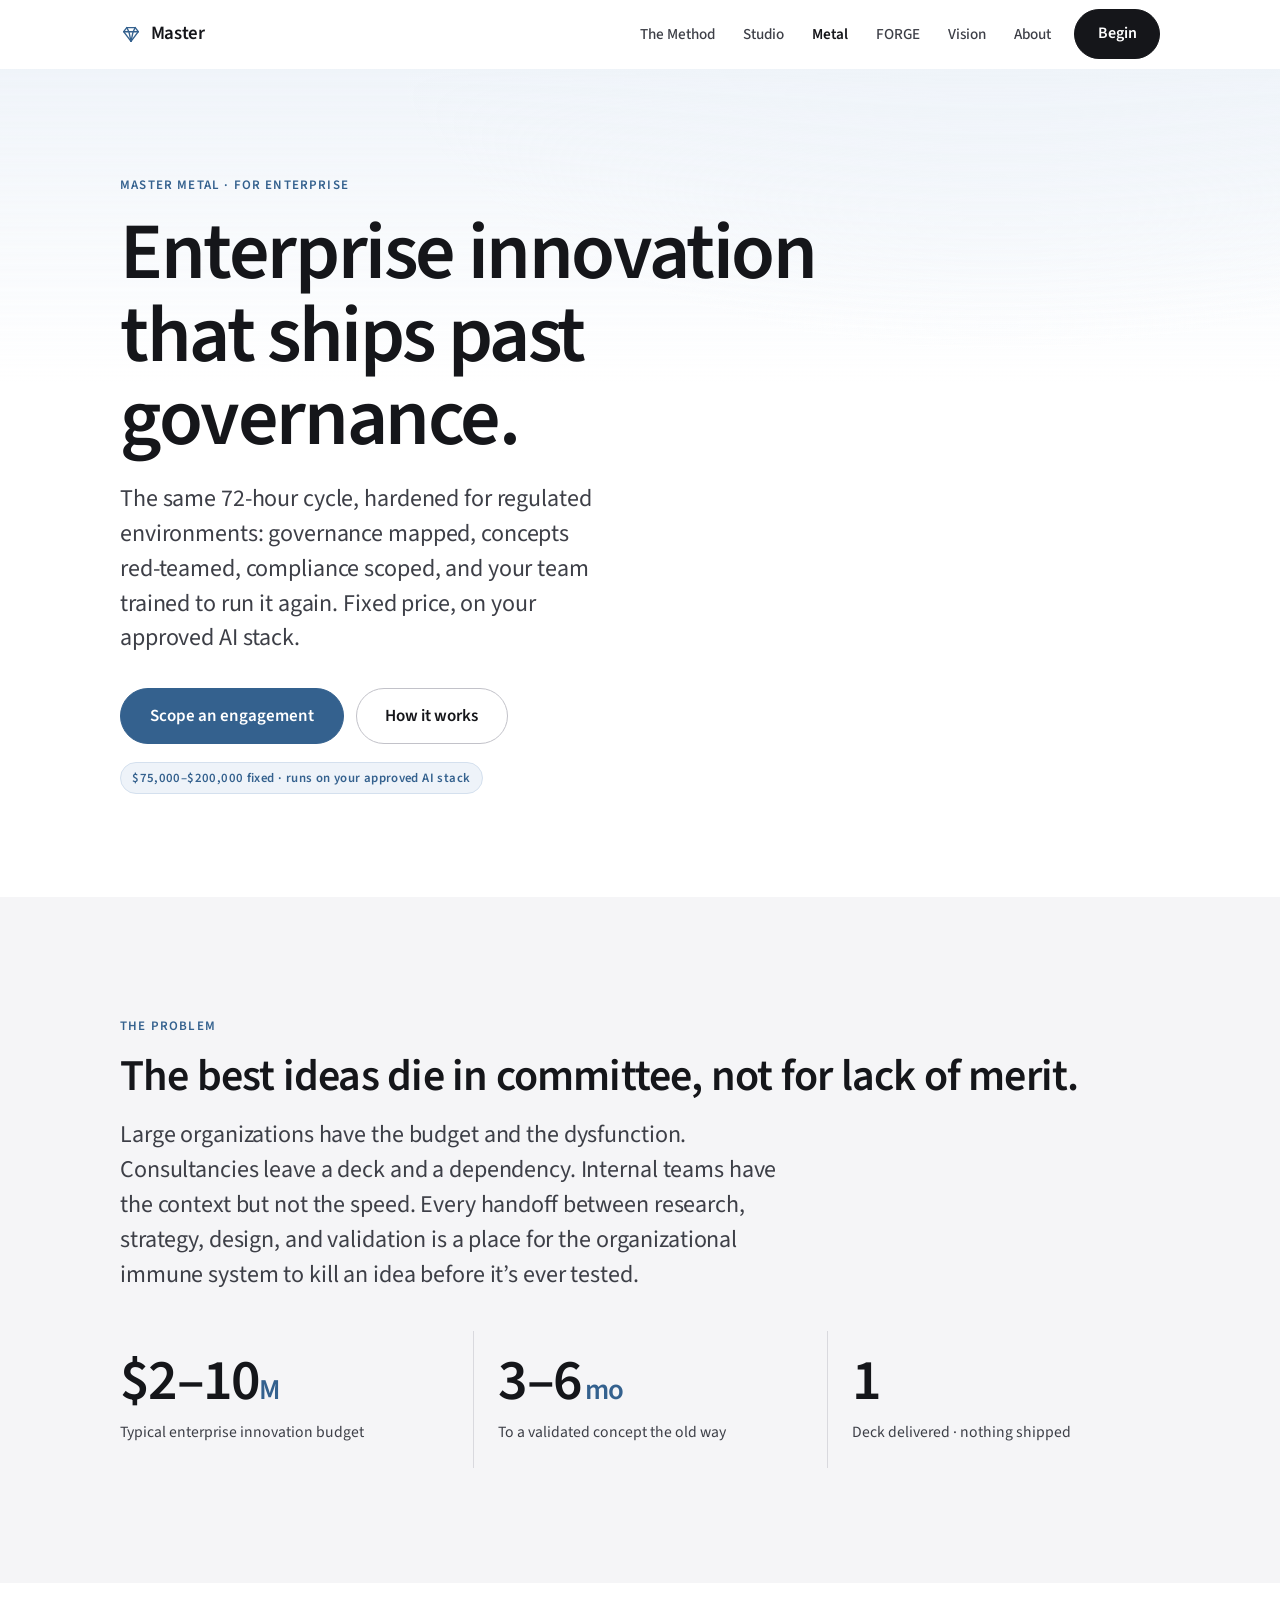
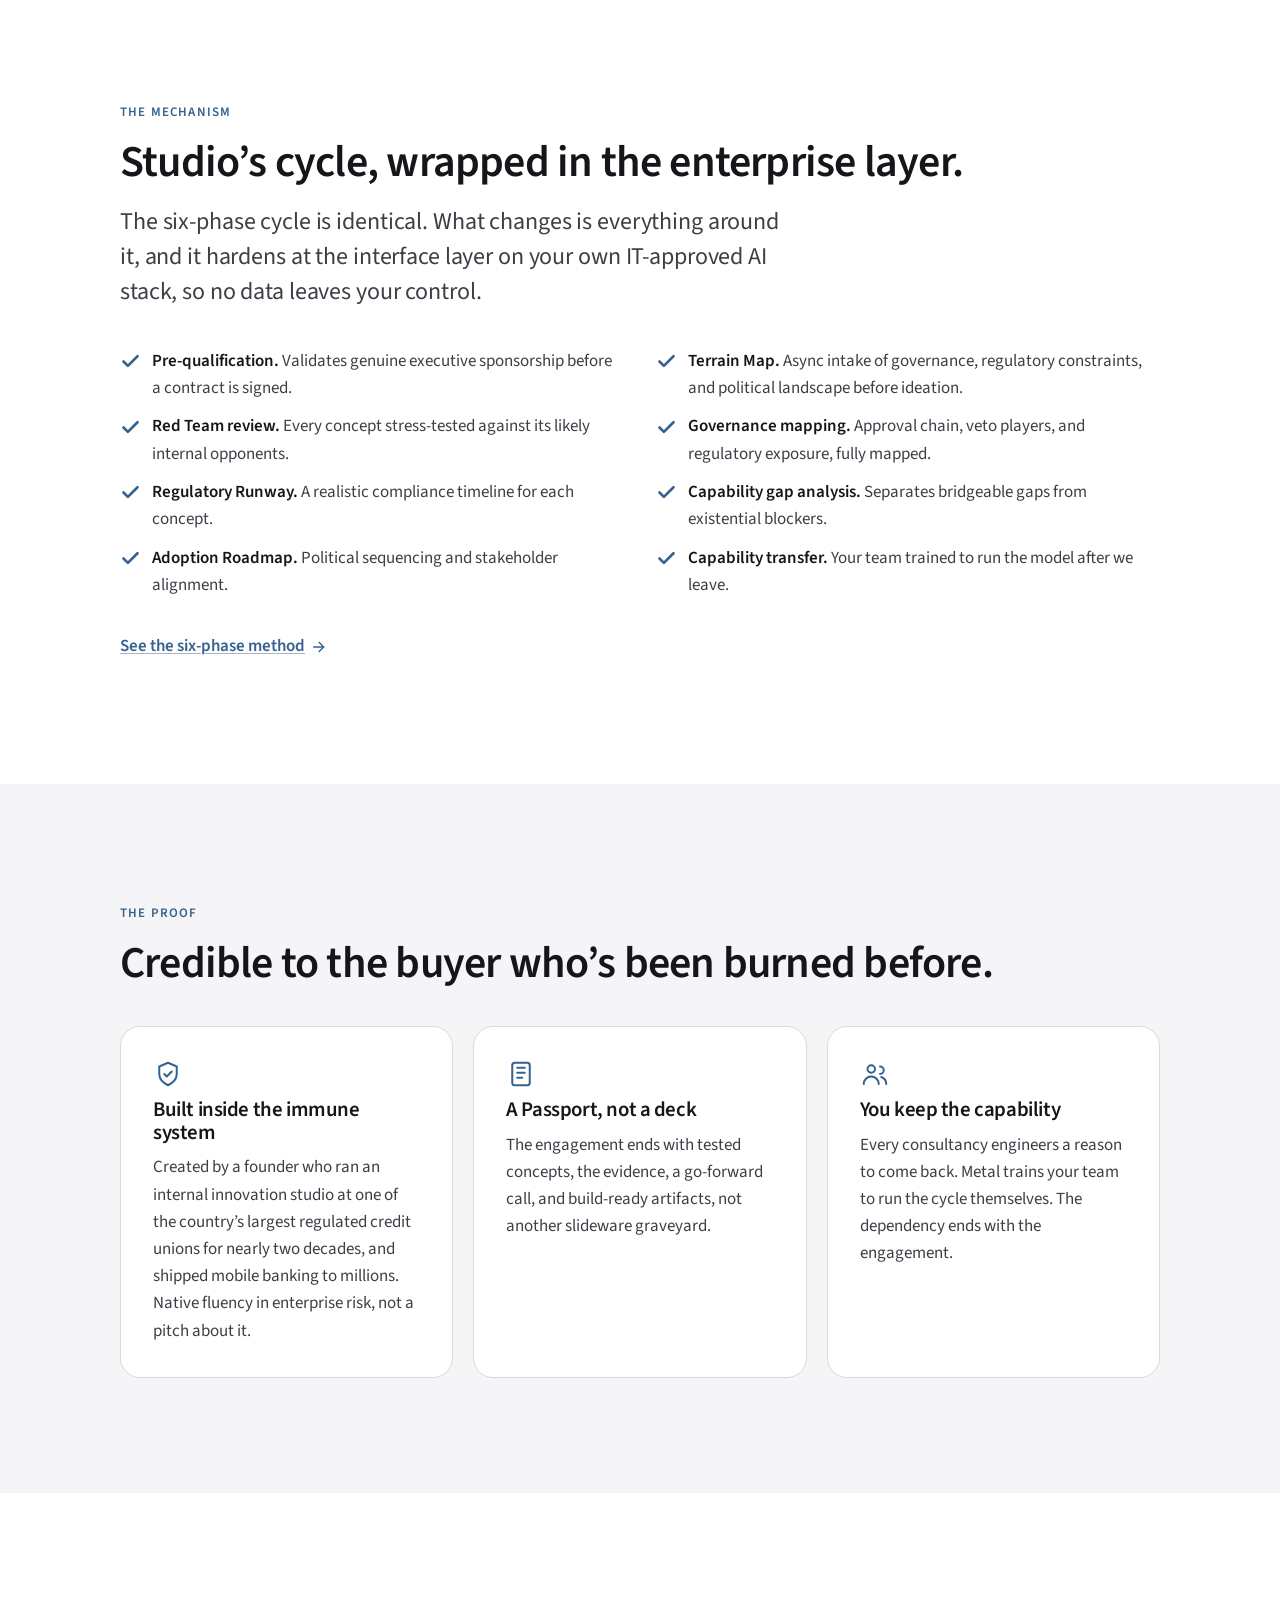
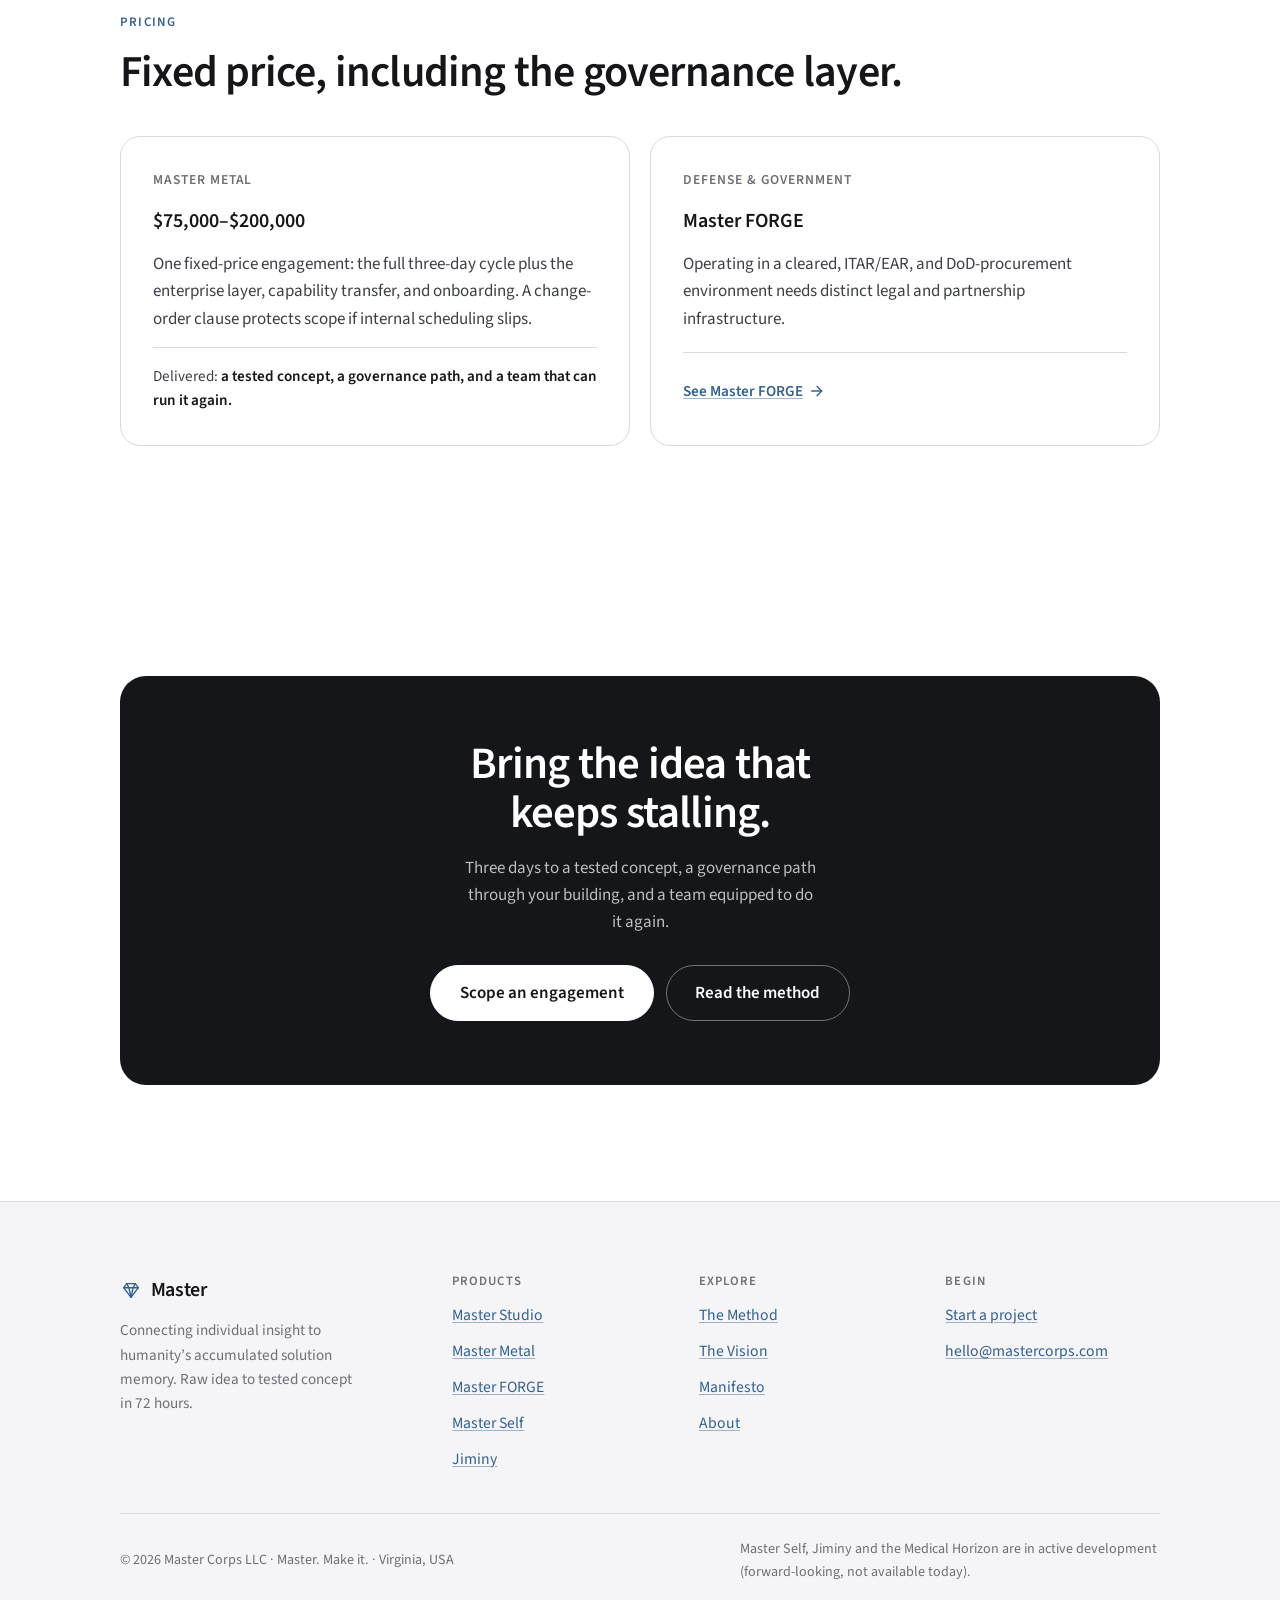
<file: metal.html>
<!DOCTYPE html>
<html lang="en">
<head>
  <meta charset="utf-8">
  <meta name="viewport" content="width=device-width, initial-scale=1">
  <title>Master Metal. For enterprise</title>
  <meta name="description" content="Master Metal: the 72-hour cycle hardened for enterprise governance and regulation, running on your approved AI stack, leaving your team able to run it. $75k–$200k.">
  <link rel="canonical" href="https://mastercorps.com/metal.html">
  <meta name="theme-color" content="#ffffff" media="(prefers-color-scheme: light)">
  <meta name="theme-color" content="#0b0b0c" media="(prefers-color-scheme: dark)">
  <meta property="og:type" content="website">
  <meta property="og:site_name" content="Master">
  <meta property="og:title" content="Master Metal. For enterprise">
  <meta property="og:description" content="Master Metal: the 72-hour cycle hardened for enterprise governance and regulation, running on your approved AI stack, leaving your team able to run it. $75k–$200k.">
  <meta property="og:url" content="https://mastercorps.com/metal.html">
  <meta name="twitter:card" content="summary">
  <link rel="icon" href="assets/favicon.svg" type="image/svg+xml">
  <link rel="preconnect" href="https://fonts.googleapis.com">
  <link rel="preconnect" href="https://fonts.gstatic.com" crossorigin>
  <link rel="stylesheet" href="https://fonts.googleapis.com/css2?family=Source+Sans+3:ital,wght@0,300;0,400;0,600;0,700;1,400&display=swap">
  <link rel="stylesheet" href="assets/styles.css">
</head>
<body data-accent="metal">
  <a class="skip-link" href="#main">Skip to content</a>
  <header class="site-header">
    <div class="container">
      <nav class="nav" aria-label="Primary">
        <a class="brand" href="index.html" aria-label="Master, home"><svg class="mark" viewBox="0 0 24 24" fill="none" stroke="currentColor" stroke-width="1.5" stroke-linejoin="round" stroke-linecap="round" aria-hidden="true"><path d="M4 9.5 L7.4 5 H16.6 L20 9.5 L12 20 Z"/><path d="M4 9.5 H20"/><path d="M7.4 5 L9.7 9.5 L12 20"/><path d="M16.6 5 L14.3 9.5 L12 20"/></svg><span>Master</span></a>
        <button class="nav-toggle" type="button" aria-expanded="false" aria-controls="primary-nav" aria-label="Menu">
          <span class="bar"></span><span class="bar"></span><span class="bar"></span>
        </button>
        <div class="nav-links" id="primary-nav">
          <a class="nav-link" href="method.html">The Method</a>
          <a class="nav-link" href="studio.html">Studio</a>
          <a class="nav-link" href="metal.html" aria-current="page">Metal</a>
          <a class="nav-link" href="forge.html">FORGE</a>
          <a class="nav-link" href="vision.html">Vision</a>
          <a class="nav-link" href="about.html">About</a>
          <span class="nav-cta"><a class="btn btn-primary" href="contact.html">Begin</a></span>
        </div>
      </nav>
    </div>
  </header>
  <main id="main">
  <section class="hero hero--wash">
    <div class="container">
      <p class="eyebrow reveal">Master Metal &middot; For enterprise</p>
      <h1 class="reveal">Enterprise innovation that ships past governance.</h1>
      <p class="lead reveal">The same 72-hour cycle, hardened for regulated environments: governance mapped, concepts red-teamed, compliance scoped, and your team trained to run it again. Fixed price, on your approved AI stack.</p>
      <div class="btn-row reveal">
        <a class="btn btn-accent btn-lg" href="contact.html">Scope an engagement</a>
        <a class="btn btn-ghost btn-lg" href="method.html">How it works</a>
      </div>
      <p class="hero-note reveal"><span class="tag">$75,000&ndash;$200,000 fixed &middot; runs on your approved AI stack</span></p>
    </div>
  </section>

  <section class="section section--stone">
    <div class="container">
      <p class="eyebrow">The problem</p>
      <h2 class="section-title">The best ideas die in committee, not for lack of merit.</h2>
      <p class="section-intro lead maxw-prose">Large organizations have the budget and the dysfunction. Consultancies leave a deck and a dependency. Internal teams have the context but not the speed. Every handoff between research, strategy, design, and validation is a place for the organizational immune system to kill an idea before it&rsquo;s ever tested.</p>
      <div class="stats stats--ruled mt-4">
        <div class="stat reveal"><div class="figure">$2&ndash;10<span class="unit">M</span></div><div class="label">Typical enterprise innovation budget</div></div>
        <div class="stat reveal"><div class="figure">3&ndash;6<span class="unit"> mo</span></div><div class="label">To a validated concept the old way</div></div>
        <div class="stat reveal"><div class="figure">1</div><div class="label">Deck delivered &middot; nothing shipped</div></div>
      </div>
    </div>
  </section>

  <section class="section">
    <div class="container">
      <p class="eyebrow">The mechanism</p>
      <h2 class="section-title">Studio&rsquo;s cycle, wrapped in the enterprise layer.</h2>
      <p class="section-intro lead maxw-prose">The six-phase cycle is identical. What changes is everything around it, and it hardens at the interface layer on your own IT-approved AI stack, so no data leaves your control.</p>
      <ul class="ticks mt-4 grid grid-2" role="list" style="gap:.7rem 2rem">
        <li><span><b>Pre-qualification.</b> Validates genuine executive sponsorship before a contract is signed.</span></li>
        <li><span><b>Terrain Map.</b> Async intake of governance, regulatory constraints, and political landscape before ideation.</span></li>
        <li><span><b>Red Team review.</b> Every concept stress-tested against its likely internal opponents.</span></li>
        <li><span><b>Governance mapping.</b> Approval chain, veto players, and regulatory exposure, fully mapped.</span></li>
        <li><span><b>Regulatory Runway.</b> A realistic compliance timeline for each concept.</span></li>
        <li><span><b>Capability gap analysis.</b> Separates bridgeable gaps from existential blockers.</span></li>
        <li><span><b>Adoption Roadmap.</b> Political sequencing and stakeholder alignment.</span></li>
        <li><span><b>Capability transfer.</b> Your team trained to run the model after we leave.</span></li>
      </ul>
      <p class="mt-3"><a class="btn-text" href="method.html">See the six-phase method <svg class="arrow" width="16" height="16" viewBox="0 0 24 24" fill="none" stroke="currentColor" stroke-width="2" stroke-linecap="round" stroke-linejoin="round" aria-hidden="true"><line x1="4" y1="12" x2="19" y2="12"/><polyline points="12 5 19 12 12 19"/></svg></a></p>
    </div>
  </section>

  <section class="section section--stone">
    <div class="container">
      <p class="eyebrow">The proof</p>
      <h2 class="section-title">Credible to the buyer who&rsquo;s been burned before.</h2>
      <div class="grid grid-3 mt-4">
        <article class="card reveal"><svg class="icon" viewBox="0 0 24 24" fill="none" stroke="currentColor" stroke-width="1.6" stroke-linecap="round" stroke-linejoin="round" aria-hidden="true"><path d="M12 3l7 3v6c0 4-3 7-7 9-4-2-7-5-7-9V6z"/><path d="M9 12l2 2 4-4"/></svg><h3>Built inside the immune system</h3><p>Created by a founder who ran an internal innovation studio at one of the country&rsquo;s largest regulated credit unions for nearly two decades, and shipped mobile banking to millions. Native fluency in enterprise risk, not a pitch about it.</p></article>
        <article class="card reveal"><svg class="icon" viewBox="0 0 24 24" fill="none" stroke="currentColor" stroke-width="1.6" stroke-linecap="round" stroke-linejoin="round" aria-hidden="true"><rect x="5" y="3" width="14" height="18" rx="2"/><path d="M9 7h6M9 11h6M9 15h4"/></svg><h3>A Passport, not a deck</h3><p>The engagement ends with tested concepts, the evidence, a go-forward call, and build-ready artifacts, not another slideware graveyard.</p></article>
        <article class="card reveal"><svg class="icon" viewBox="0 0 24 24" fill="none" stroke="currentColor" stroke-width="1.6" stroke-linecap="round" stroke-linejoin="round" aria-hidden="true"><circle cx="9" cy="8" r="3"/><path d="M3 20a6 6 0 0 1 12 0"/><path d="M16 6a3 3 0 0 1 0 6M21 20a6 6 0 0 0-4-5.6"/></svg><h3>You keep the capability</h3><p>Every consultancy engineers a reason to come back. Metal trains your team to run the cycle themselves. The dependency ends with the engagement.</p></article>
      </div>
    </div>
  </section>

  <section class="section">
    <div class="container">
      <p class="eyebrow">Pricing</p>
      <h2 class="section-title">Fixed price, including the governance layer.</h2>
      <div class="grid grid-2 mt-4">
        <article class="tier reveal"><span class="tier-for">Master Metal</span><div class="tier-name">$75,000&ndash;$200,000</div><p>One fixed-price engagement: the full three-day cycle plus the enterprise layer, capability transfer, and onboarding. A change-order clause protects scope if internal scheduling slips.</p><div class="tier-out">Delivered: <b>a tested concept, a governance path, and a team that can run it again.</b></div></article>
        <article class="tier reveal"><span class="tier-for">Defense &amp; government</span><div class="tier-name">Master FORGE</div><p>Operating in a cleared, ITAR/EAR, and DoD-procurement environment needs distinct legal and partnership infrastructure.</p><div class="tier-out"><a class="btn-text" href="forge.html">See Master FORGE <svg class="arrow" width="16" height="16" viewBox="0 0 24 24" fill="none" stroke="currentColor" stroke-width="2" stroke-linecap="round" stroke-linejoin="round" aria-hidden="true"><line x1="4" y1="12" x2="19" y2="12"/><polyline points="12 5 19 12 12 19"/></svg></a></div></article>
      </div>
    </div>
  </section>

  <section class="section">
    <div class="container">
      <div class="cta-band reveal">
        <h2>Bring the idea that keeps stalling.</h2>
        <p>Three days to a tested concept, a governance path through your building, and a team equipped to do it again.</p>
        <div class="btn-row">
          <a class="btn btn-primary btn-lg" href="contact.html">Scope an engagement</a>
          <a class="btn btn-ghost btn-lg" href="method.html">Read the method</a>
        </div>
      </div>
    </div>
  </section>
  </main>
  <footer class="site-footer">
    <div class="container">
      <div class="footer-grid">
        <div class="footer-brand">
          <a class="brand" href="index.html" aria-label="Master, home"><svg class="mark" viewBox="0 0 24 24" fill="none" stroke="currentColor" stroke-width="1.5" stroke-linejoin="round" stroke-linecap="round" aria-hidden="true"><path d="M4 9.5 L7.4 5 H16.6 L20 9.5 L12 20 Z"/><path d="M4 9.5 H20"/><path d="M7.4 5 L9.7 9.5 L12 20"/><path d="M16.6 5 L14.3 9.5 L12 20"/></svg><span>Master</span></a>
          <p>Connecting individual insight to humanity&rsquo;s accumulated solution memory. Raw idea to tested concept in 72 hours.</p>
        </div>
        <div class="footer-col">
          <h3>Products</h3>
          <ul role="list">
            <li><a href="studio.html">Master Studio</a></li>
            <li><a href="metal.html">Master Metal</a></li>
            <li><a href="forge.html">Master FORGE</a></li>
            <li><a href="self.html">Master Self</a></li>
            <li><a href="jiminy.html">Jiminy</a></li>
          </ul>
        </div>
        <div class="footer-col">
          <h3>Explore</h3>
          <ul role="list">
            <li><a href="method.html">The Method</a></li>
            <li><a href="vision.html">The Vision</a></li>
            <li><a href="manifesto.html">Manifesto</a></li>
            <li><a href="about.html">About</a></li>
          </ul>
        </div>
        <div class="footer-col">
          <h3>Begin</h3>
          <ul role="list">
            <li><a href="contact.html">Start a project</a></li>
            <li><a href="mailto:hello@mastercorps.com">hello@mastercorps.com</a></li>
          </ul>
        </div>
      </div>
      <div class="footer-bottom">
        <p>&copy; <span data-year>2026</span> Master Corps LLC &middot; Master. Make it. &middot; Virginia, USA</p>
        <p class="legal-note">Master Self, Jiminy and the Medical Horizon are in active development (forward-looking, not available today).</p>
      </div>
    </div>
  </footer>
  <script src="assets/site.js" defer></script>
</body>
</html>
</file>
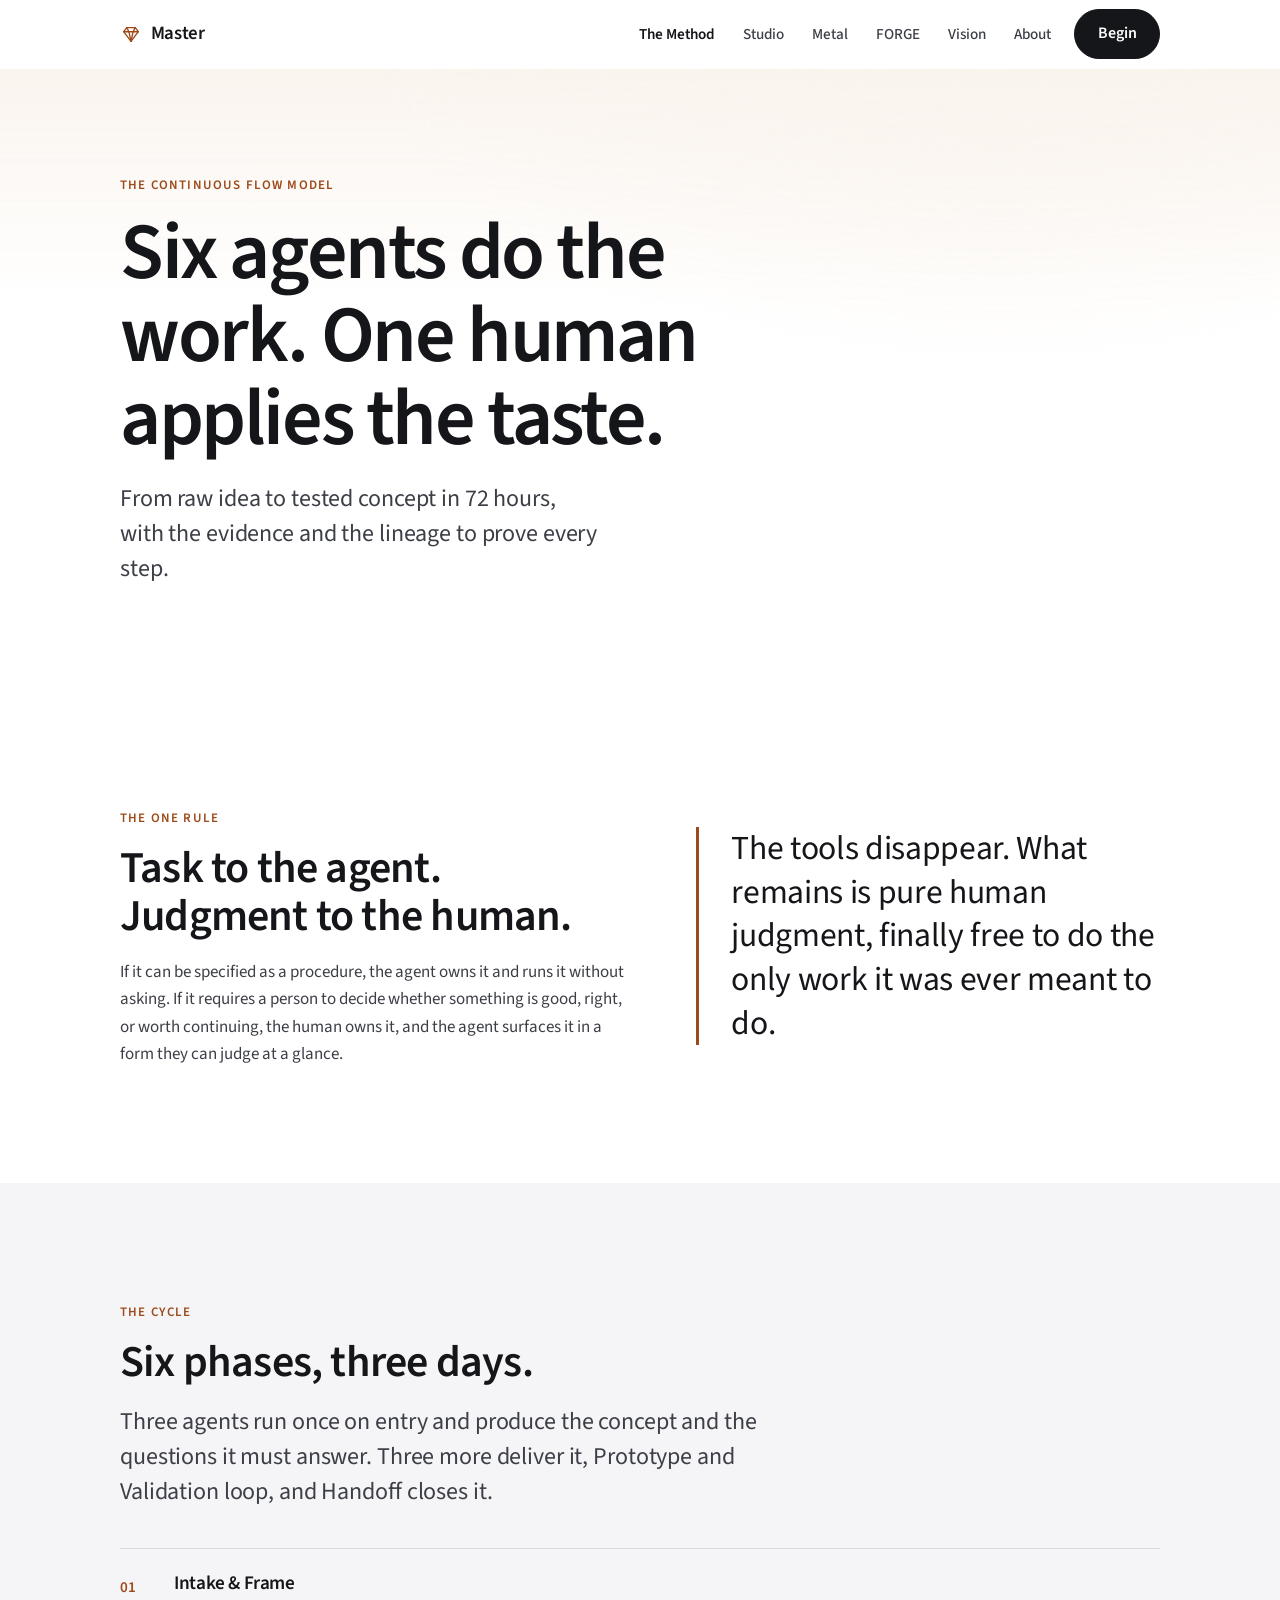
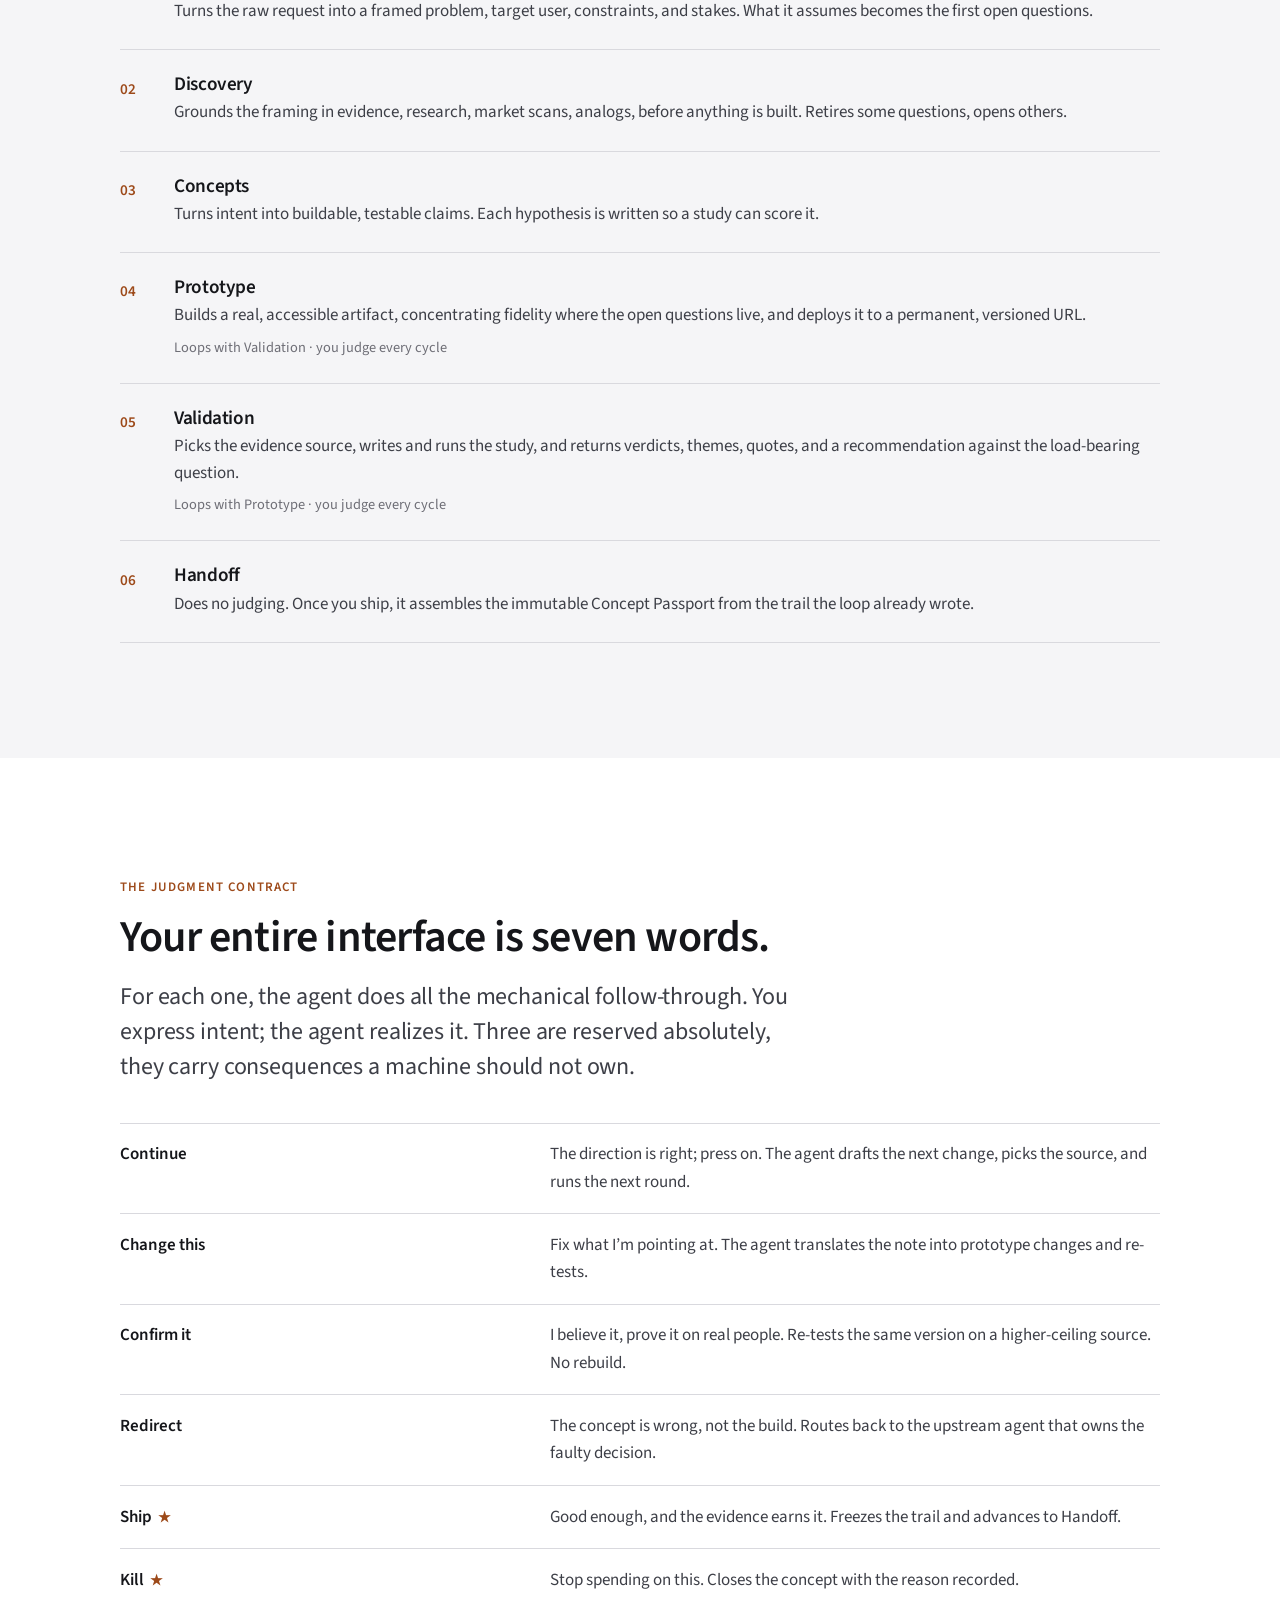
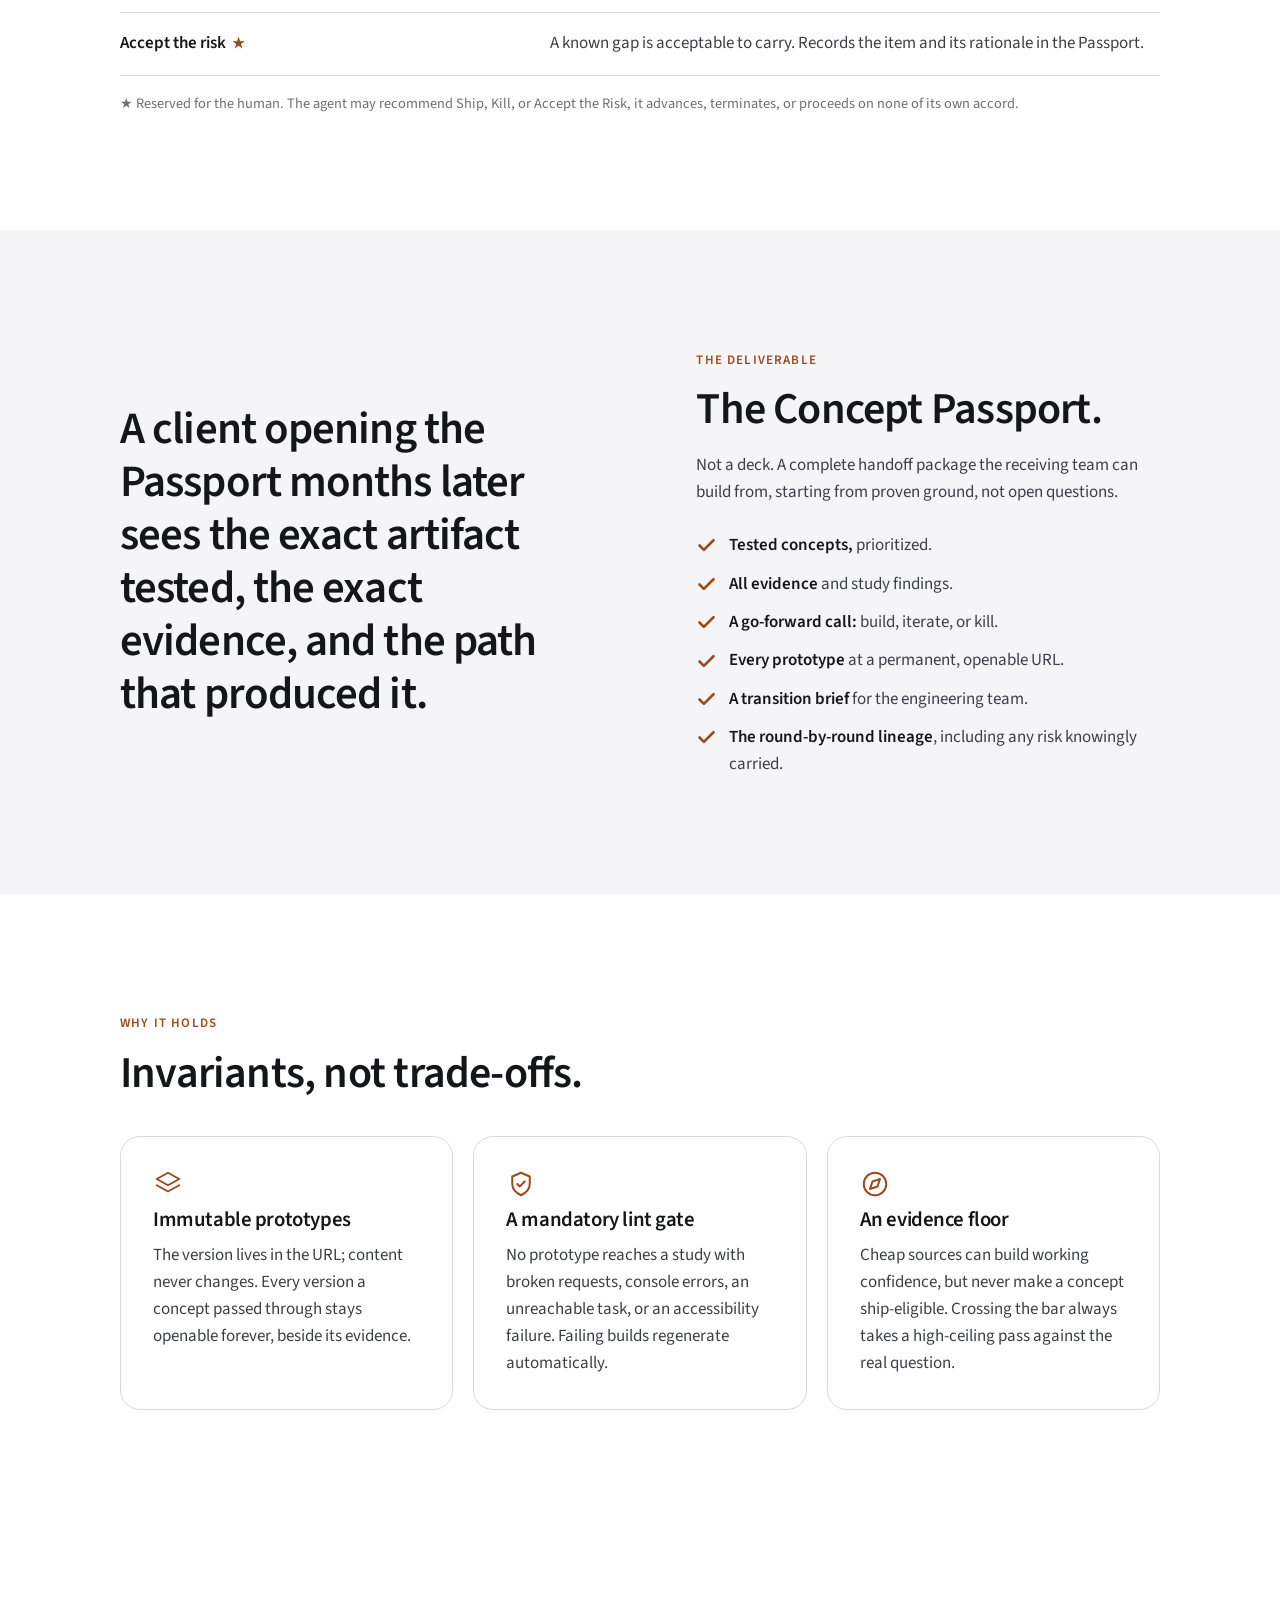
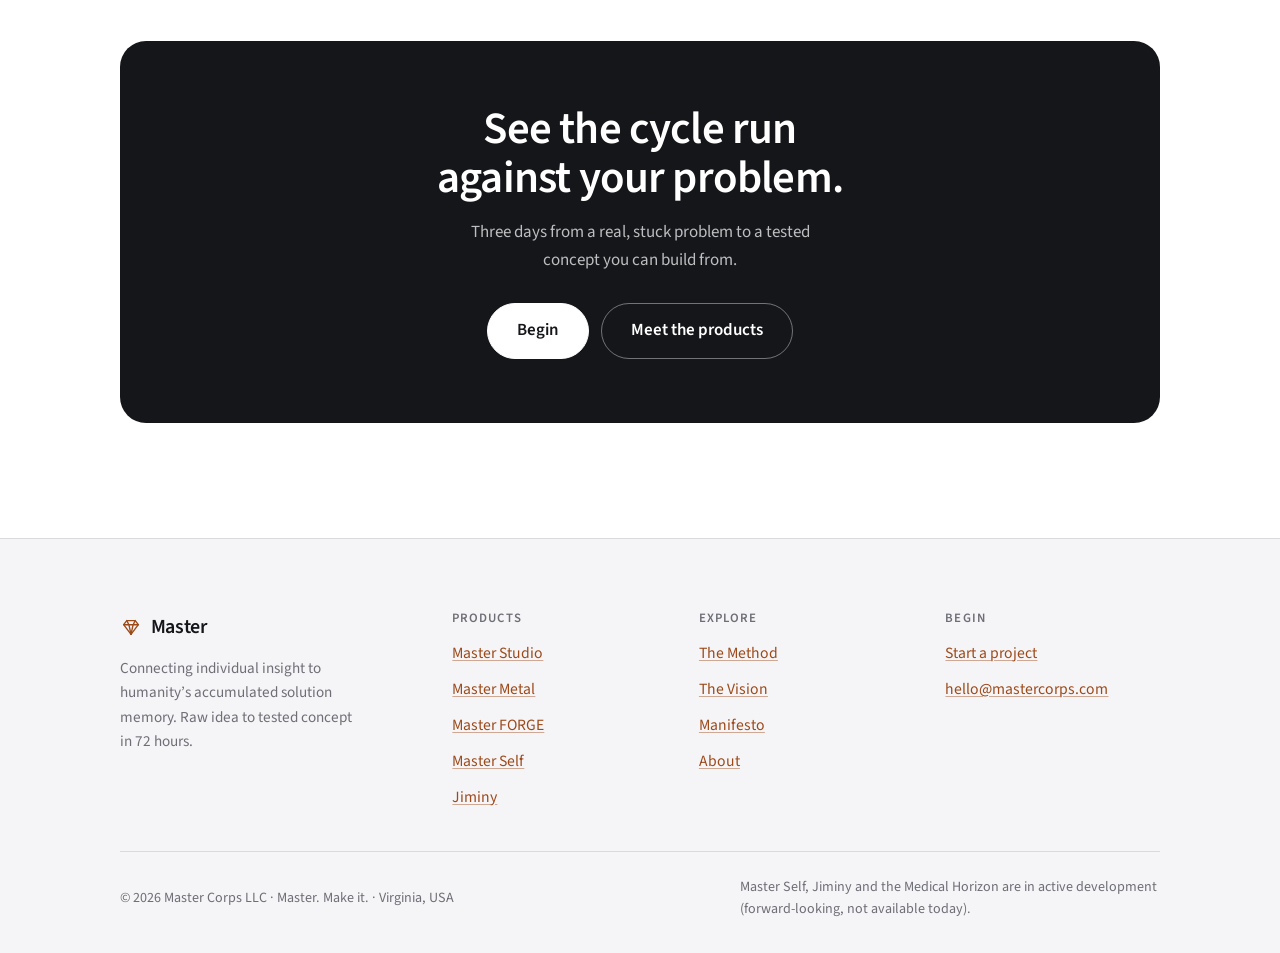
<file: method.html>
<!DOCTYPE html>
<html lang="en">
<head>
  <meta charset="utf-8">
  <meta name="viewport" content="width=device-width, initial-scale=1">
  <title>The Method. Master</title>
  <meta name="description" content="The Continuous Flow Model: six agents, one human judge, raw idea to tested concept in 72 hours, delivered as an evidence-backed Concept Passport.">
  <link rel="canonical" href="https://mastercorps.com/method.html">
  <meta name="theme-color" content="#ffffff" media="(prefers-color-scheme: light)">
  <meta name="theme-color" content="#0b0b0c" media="(prefers-color-scheme: dark)">
  <meta property="og:type" content="website">
  <meta property="og:site_name" content="Master">
  <meta property="og:title" content="The Method. Master">
  <meta property="og:description" content="The Continuous Flow Model: six agents, one human judge, raw idea to tested concept in 72 hours, delivered as an evidence-backed Concept Passport.">
  <meta property="og:url" content="https://mastercorps.com/method.html">
  <meta name="twitter:card" content="summary">
  <link rel="icon" href="assets/favicon.svg" type="image/svg+xml">
  <link rel="preconnect" href="https://fonts.googleapis.com">
  <link rel="preconnect" href="https://fonts.gstatic.com" crossorigin>
  <link rel="stylesheet" href="https://fonts.googleapis.com/css2?family=Source+Sans+3:ital,wght@0,300;0,400;0,600;0,700;1,400&display=swap">
  <link rel="stylesheet" href="assets/styles.css">
</head>
<body data-accent="brand">
  <a class="skip-link" href="#main">Skip to content</a>
  <header class="site-header">
    <div class="container">
      <nav class="nav" aria-label="Primary">
        <a class="brand" href="index.html" aria-label="Master, home"><svg class="mark" viewBox="0 0 24 24" fill="none" stroke="currentColor" stroke-width="1.5" stroke-linejoin="round" stroke-linecap="round" aria-hidden="true"><path d="M4 9.5 L7.4 5 H16.6 L20 9.5 L12 20 Z"/><path d="M4 9.5 H20"/><path d="M7.4 5 L9.7 9.5 L12 20"/><path d="M16.6 5 L14.3 9.5 L12 20"/></svg><span>Master</span></a>
        <button class="nav-toggle" type="button" aria-expanded="false" aria-controls="primary-nav" aria-label="Menu">
          <span class="bar"></span><span class="bar"></span><span class="bar"></span>
        </button>
        <div class="nav-links" id="primary-nav">
          <a class="nav-link" href="method.html" aria-current="page">The Method</a>
          <a class="nav-link" href="studio.html">Studio</a>
          <a class="nav-link" href="metal.html">Metal</a>
          <a class="nav-link" href="forge.html">FORGE</a>
          <a class="nav-link" href="vision.html">Vision</a>
          <a class="nav-link" href="about.html">About</a>
          <span class="nav-cta"><a class="btn btn-primary" href="contact.html">Begin</a></span>
        </div>
      </nav>
    </div>
  </header>
  <main id="main">
  <section class="hero hero--wash">
    <div class="container">
      <p class="eyebrow reveal">The Continuous Flow Model</p>
      <h1 class="reveal">Six agents do the work. One human applies the taste.</h1>
      <p class="lead reveal">From raw idea to tested concept in 72 hours, with the evidence and the lineage to prove every step.</p>
    </div>
  </section>

  <section class="section">
    <div class="container split">
      <div>
        <p class="eyebrow">The one rule</p>
        <h2 class="section-title">Task to the agent. Judgment to the human.</h2>
        <p class="section-intro">If it can be specified as a procedure, the agent owns it and runs it without asking. If it requires a person to decide whether something is good, right, or worth continuing, the human owns it, and the agent surfaces it in a form they can judge at a glance.</p>
      </div>
      <div class="split-media">
        <blockquote class="pullquote">The tools disappear. What remains is pure human judgment, finally free to do the only work it was ever meant to do.</blockquote>
      </div>
    </div>
  </section>

  <section class="section section--stone">
    <div class="container">
      <p class="eyebrow">The cycle</p>
      <h2 class="section-title">Six phases, three days.</h2>
      <p class="section-intro lead maxw-prose">Three agents run once on entry and produce the concept and the questions it must answer. Three more deliver it, Prototype and Validation loop, and Handoff closes it.</p>
      <div class="steps mt-4">
        <div class="step reveal"><div class="step-no">01</div><div><h3>Intake &amp; Frame</h3><p>Turns the raw request into a framed problem, target user, constraints, and stakes. What it assumes becomes the first open questions.</p></div></div>
        <div class="step reveal"><div class="step-no">02</div><div><h3>Discovery</h3><p>Grounds the framing in evidence, research, market scans, analogs, before anything is built. Retires some questions, opens others.</p></div></div>
        <div class="step reveal"><div class="step-no">03</div><div><h3>Concepts</h3><p>Turns intent into buildable, testable claims. Each hypothesis is written so a study can score it.</p></div></div>
        <div class="step reveal"><div class="step-no">04</div><div><h3>Prototype</h3><p>Builds a real, accessible artifact, concentrating fidelity where the open questions live, and deploys it to a permanent, versioned URL.</p><p class="step-meta">Loops with Validation &middot; you judge every cycle</p></div></div>
        <div class="step reveal"><div class="step-no">05</div><div><h3>Validation</h3><p>Picks the evidence source, writes and runs the study, and returns verdicts, themes, quotes, and a recommendation against the load-bearing question.</p><p class="step-meta">Loops with Prototype &middot; you judge every cycle</p></div></div>
        <div class="step reveal"><div class="step-no">06</div><div><h3>Handoff</h3><p>Does no judging. Once you ship, it assembles the immutable Concept Passport from the trail the loop already wrote.</p></div></div>
      </div>
    </div>
  </section>

  <section class="section">
    <div class="container">
      <p class="eyebrow">The judgment contract</p>
      <h2 class="section-title">Your entire interface is seven words.</h2>
      <p class="section-intro lead maxw-prose">For each one, the agent does all the mechanical follow-through. You express intent; the agent realizes it. Three are reserved absolutely, they carry consequences a machine should not own.</p>
      <dl class="deflist mt-4">
        <div class="row"><dt>Continue</dt><dd>The direction is right; press on. The agent drafts the next change, picks the source, and runs the next round.</dd></div>
        <div class="row"><dt>Change this</dt><dd>Fix what I&rsquo;m pointing at. The agent translates the note into prototype changes and re-tests.</dd></div>
        <div class="row"><dt>Confirm it</dt><dd>I believe it, prove it on real people. Re-tests the same version on a higher-ceiling source. No rebuild.</dd></div>
        <div class="row"><dt>Redirect</dt><dd>The concept is wrong, not the build. Routes back to the upstream agent that owns the faulty decision.</dd></div>
        <div class="row row--reserved"><dt>Ship</dt><dd>Good enough, and the evidence earns it. Freezes the trail and advances to Handoff.</dd></div>
        <div class="row row--reserved"><dt>Kill</dt><dd>Stop spending on this. Closes the concept with the reason recorded.</dd></div>
        <div class="row row--reserved"><dt>Accept the risk</dt><dd>A known gap is acceptable to carry. Records the item and its rationale in the Passport.</dd></div>
      </dl>
      <p class="fineprint mt-2">&starf; Reserved for the human. The agent may recommend Ship, Kill, or Accept the Risk, it advances, terminates, or proceeds on none of its own accord.</p>
    </div>
  </section>

  <section class="section section--stone">
    <div class="container split split--text-right">
      <div>
        <p class="eyebrow">The deliverable</p>
        <h2 class="section-title">The Concept Passport.</h2>
        <p class="section-intro">Not a deck. A complete handoff package the receiving team can build from, starting from proven ground, not open questions.</p>
        <ul class="ticks mt-3" role="list">
          <li><span><b>Tested concepts,</b> prioritized.</span></li>
          <li><span><b>All evidence</b> and study findings.</span></li>
          <li><span><b>A go-forward call:</b> build, iterate, or kill.</span></li>
          <li><span><b>Every prototype</b> at a permanent, openable URL.</span></li>
          <li><span><b>A transition brief</b> for the engineering team.</span></li>
          <li><span><b>The round-by-round lineage</b>, including any risk knowingly carried.</span></li>
        </ul>
      </div>
      <div class="split-media">
        <blockquote class="bigquote">A client opening the Passport months later sees the exact artifact tested, the exact evidence, and the path that produced it.</blockquote>
      </div>
    </div>
  </section>

  <section class="section">
    <div class="container">
      <p class="eyebrow">Why it holds</p>
      <h2 class="section-title">Invariants, not trade-offs.</h2>
      <div class="grid grid-3 mt-4">
        <article class="card reveal"><svg class="icon" viewBox="0 0 24 24" fill="none" stroke="currentColor" stroke-width="1.6" stroke-linecap="round" stroke-linejoin="round" aria-hidden="true"><path d="M12 3l9 5-9 5-9-5z"/><path d="M3 13l9 5 9-5"/></svg><h3>Immutable prototypes</h3><p>The version lives in the URL; content never changes. Every version a concept passed through stays openable forever, beside its evidence.</p></article>
        <article class="card reveal"><svg class="icon" viewBox="0 0 24 24" fill="none" stroke="currentColor" stroke-width="1.6" stroke-linecap="round" stroke-linejoin="round" aria-hidden="true"><path d="M12 3l7 3v6c0 4-3 7-7 9-4-2-7-5-7-9V6z"/><path d="M9 12l2 2 4-4"/></svg><h3>A mandatory lint gate</h3><p>No prototype reaches a study with broken requests, console errors, an unreachable task, or an accessibility failure. Failing builds regenerate automatically.</p></article>
        <article class="card reveal"><svg class="icon" viewBox="0 0 24 24" fill="none" stroke="currentColor" stroke-width="1.6" stroke-linecap="round" stroke-linejoin="round" aria-hidden="true"><circle cx="12" cy="12" r="9"/><path d="M16 8l-2 6-6 2 2-6z"/></svg><h3>An evidence floor</h3><p>Cheap sources can build working confidence, but never make a concept ship-eligible. Crossing the bar always takes a high-ceiling pass against the real question.</p></article>
      </div>
    </div>
  </section>

  <section class="section">
    <div class="container">
      <div class="cta-band reveal">
        <h2>See the cycle run against your problem.</h2>
        <p>Three days from a real, stuck problem to a tested concept you can build from.</p>
        <div class="btn-row">
          <a class="btn btn-primary btn-lg" href="contact.html">Begin</a>
          <a class="btn btn-ghost btn-lg" href="index.html#products">Meet the products</a>
        </div>
      </div>
    </div>
  </section>
  </main>
  <footer class="site-footer">
    <div class="container">
      <div class="footer-grid">
        <div class="footer-brand">
          <a class="brand" href="index.html" aria-label="Master, home"><svg class="mark" viewBox="0 0 24 24" fill="none" stroke="currentColor" stroke-width="1.5" stroke-linejoin="round" stroke-linecap="round" aria-hidden="true"><path d="M4 9.5 L7.4 5 H16.6 L20 9.5 L12 20 Z"/><path d="M4 9.5 H20"/><path d="M7.4 5 L9.7 9.5 L12 20"/><path d="M16.6 5 L14.3 9.5 L12 20"/></svg><span>Master</span></a>
          <p>Connecting individual insight to humanity&rsquo;s accumulated solution memory. Raw idea to tested concept in 72 hours.</p>
        </div>
        <div class="footer-col">
          <h3>Products</h3>
          <ul role="list">
            <li><a href="studio.html">Master Studio</a></li>
            <li><a href="metal.html">Master Metal</a></li>
            <li><a href="forge.html">Master FORGE</a></li>
            <li><a href="self.html">Master Self</a></li>
            <li><a href="jiminy.html">Jiminy</a></li>
          </ul>
        </div>
        <div class="footer-col">
          <h3>Explore</h3>
          <ul role="list">
            <li><a href="method.html">The Method</a></li>
            <li><a href="vision.html">The Vision</a></li>
            <li><a href="manifesto.html">Manifesto</a></li>
            <li><a href="about.html">About</a></li>
          </ul>
        </div>
        <div class="footer-col">
          <h3>Begin</h3>
          <ul role="list">
            <li><a href="contact.html">Start a project</a></li>
            <li><a href="mailto:hello@mastercorps.com">hello@mastercorps.com</a></li>
          </ul>
        </div>
      </div>
      <div class="footer-bottom">
        <p>&copy; <span data-year>2026</span> Master Corps LLC &middot; Master. Make it. &middot; Virginia, USA</p>
        <p class="legal-note">Master Self, Jiminy and the Medical Horizon are in active development (forward-looking, not available today).</p>
      </div>
    </div>
  </footer>
  <script src="assets/site.js" defer></script>
</body>
</html>
</file>
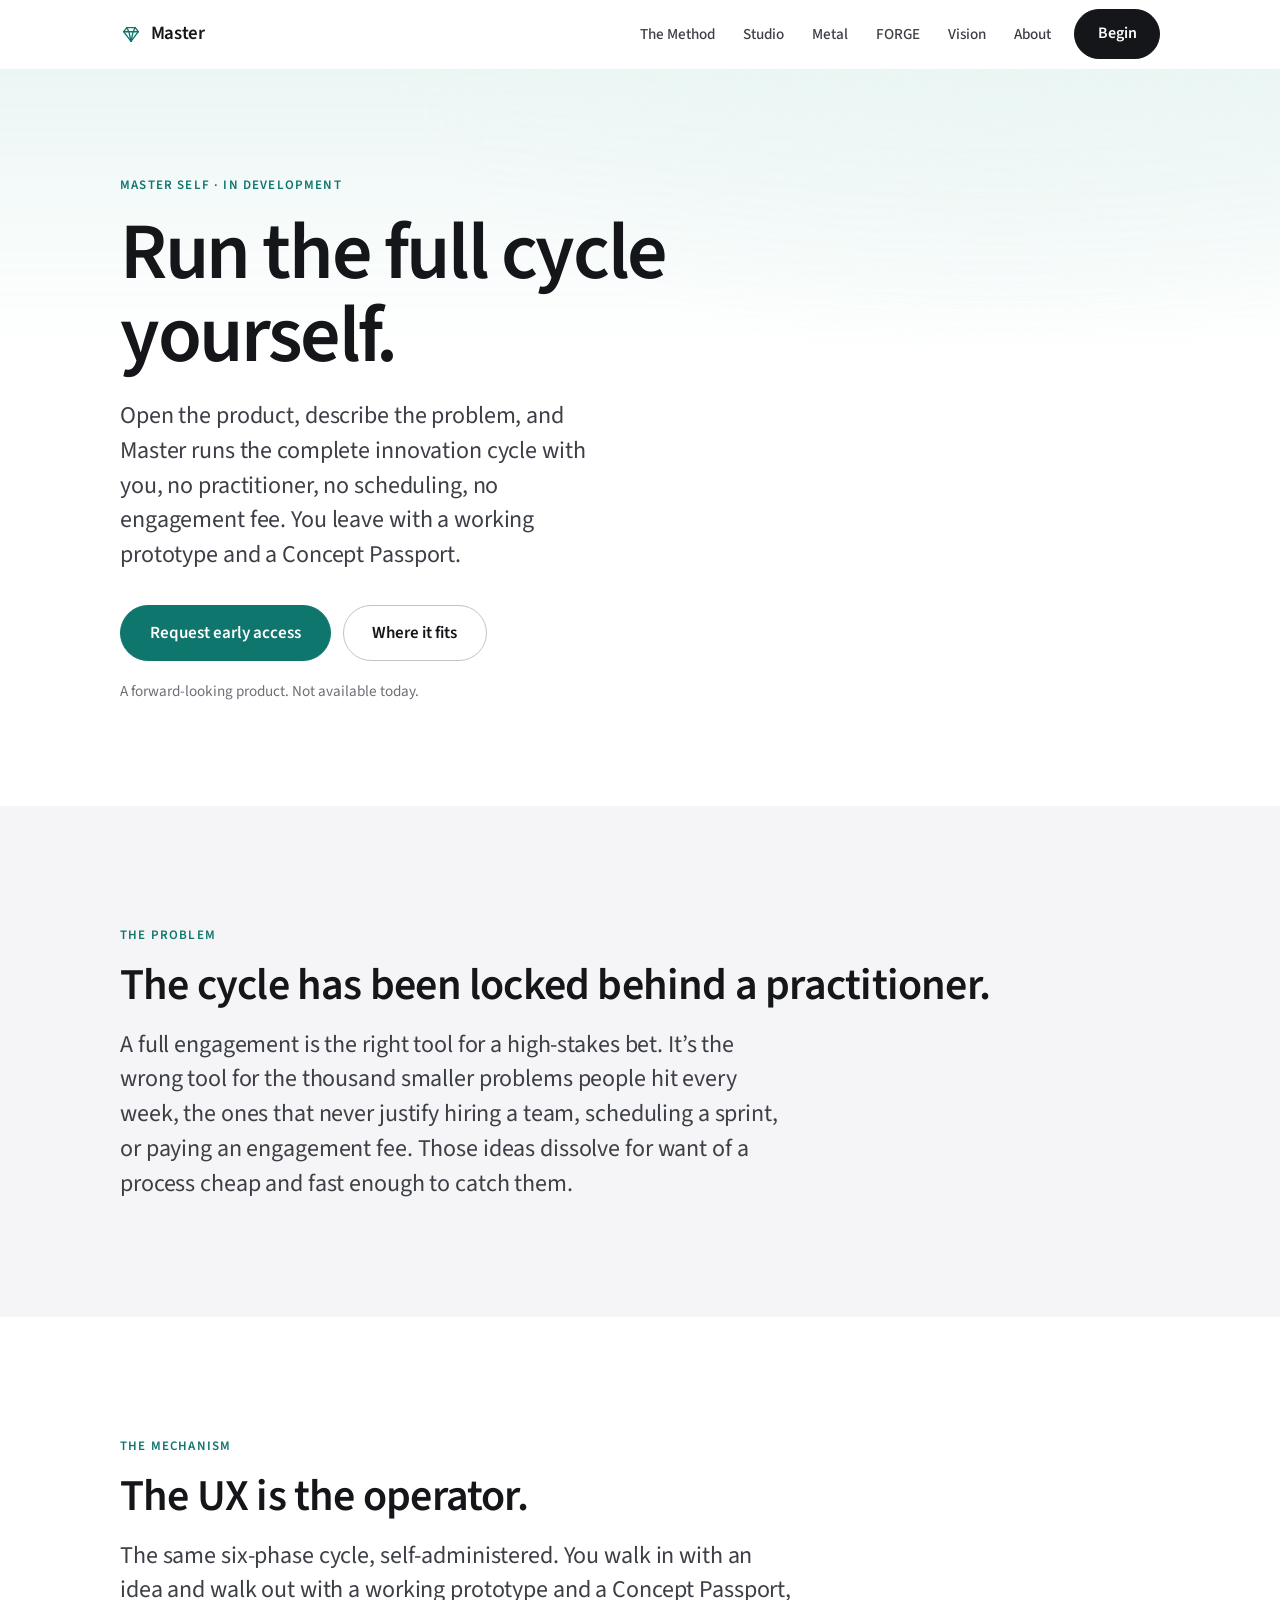
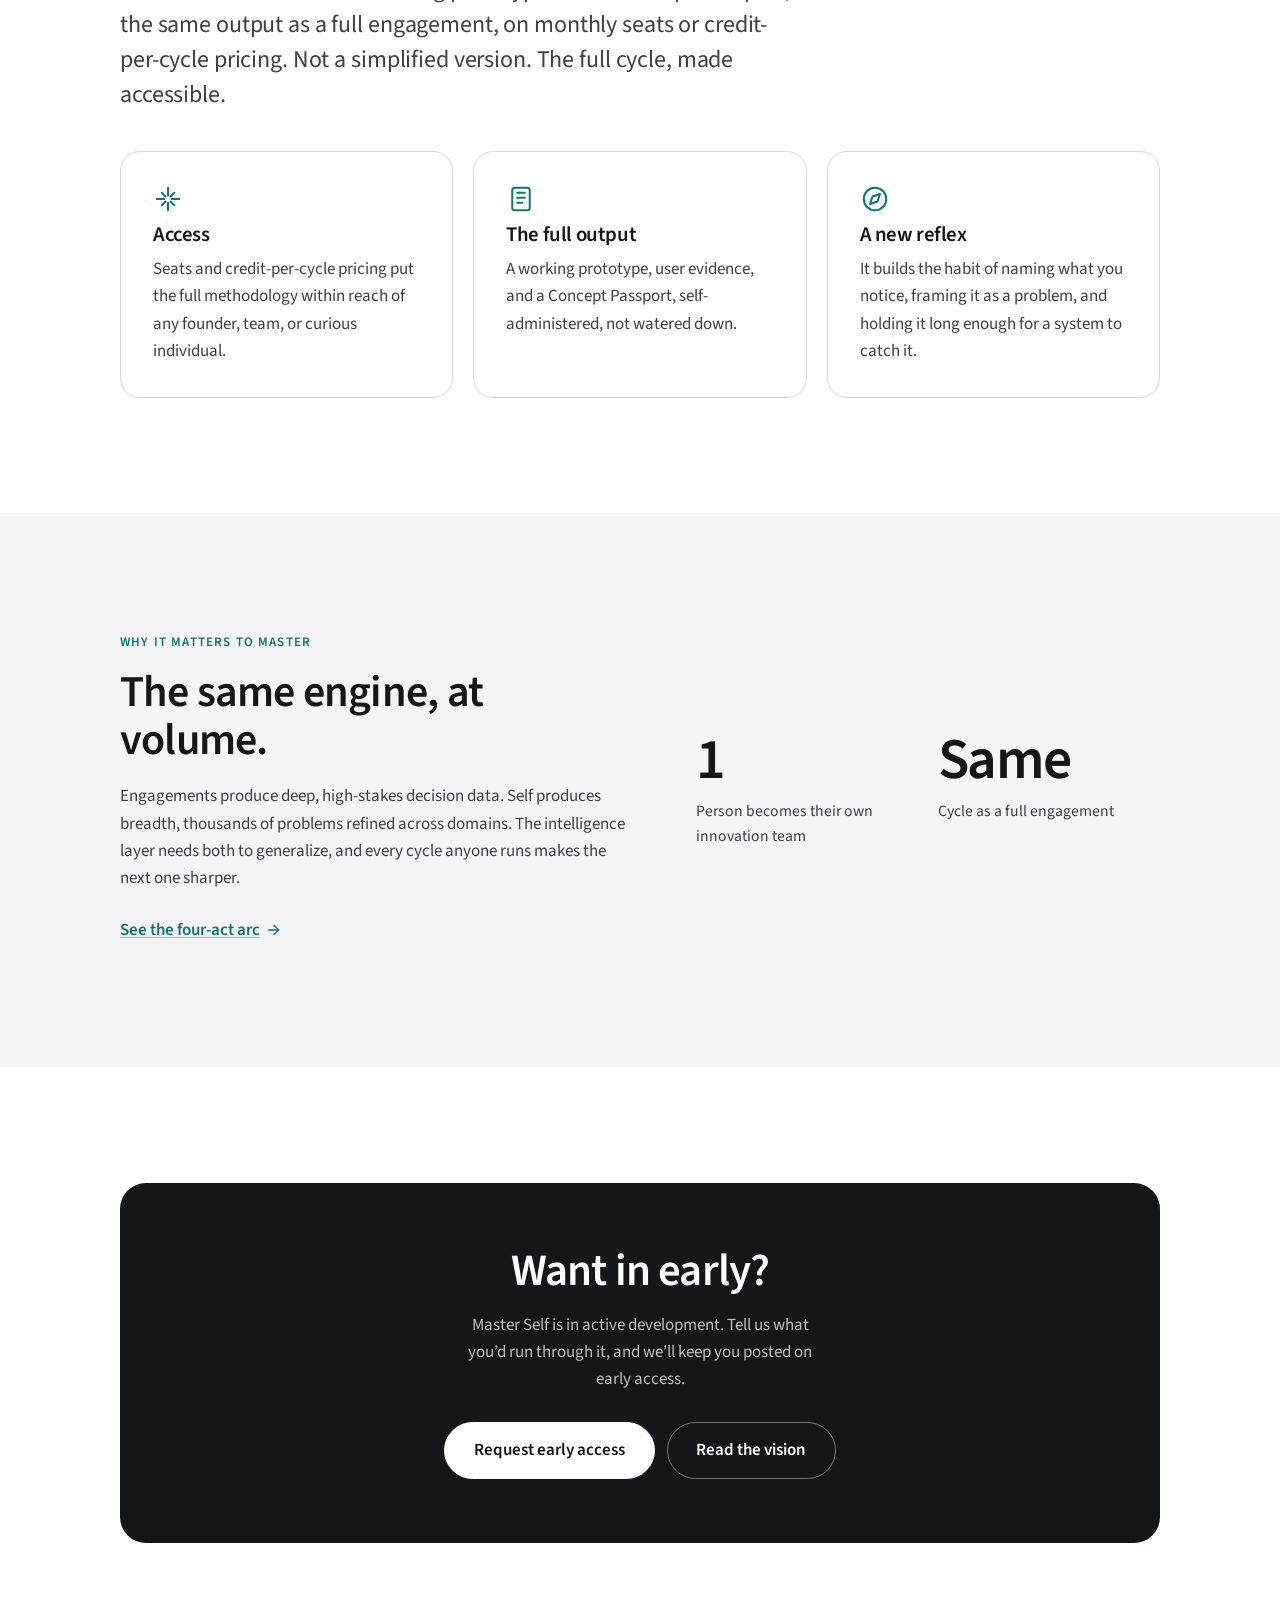
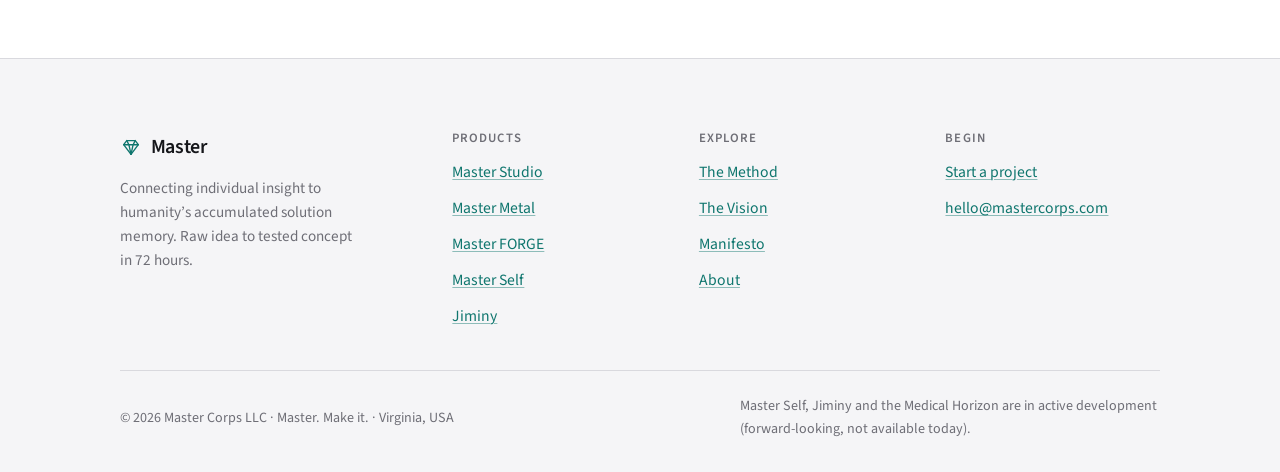
<file: self.html>
<!DOCTYPE html>
<html lang="en">
<head>
  <meta charset="utf-8">
  <meta name="viewport" content="width=device-width, initial-scale=1">
  <title>Master Self. Innovation as a service</title>
  <meta name="description" content="Master Self (in development): open the product, describe your problem, and run the full Master cycle yourself. Walk out with a working prototype and a Concept Passport.">
  <link rel="canonical" href="https://mastercorps.com/self.html">
  <meta name="theme-color" content="#ffffff" media="(prefers-color-scheme: light)">
  <meta name="theme-color" content="#0b0b0c" media="(prefers-color-scheme: dark)">
  <meta property="og:type" content="website">
  <meta property="og:site_name" content="Master">
  <meta property="og:title" content="Master Self. Innovation as a service">
  <meta property="og:description" content="Master Self (in development): open the product, describe your problem, and run the full Master cycle yourself. Walk out with a working prototype and a Concept Passport.">
  <meta property="og:url" content="https://mastercorps.com/self.html">
  <meta name="twitter:card" content="summary">
  <link rel="icon" href="assets/favicon.svg" type="image/svg+xml">
  <link rel="preconnect" href="https://fonts.googleapis.com">
  <link rel="preconnect" href="https://fonts.gstatic.com" crossorigin>
  <link rel="stylesheet" href="https://fonts.googleapis.com/css2?family=Source+Sans+3:ital,wght@0,300;0,400;0,600;0,700;1,400&display=swap">
  <link rel="stylesheet" href="assets/styles.css">
</head>
<body data-accent="self">
  <a class="skip-link" href="#main">Skip to content</a>
  <header class="site-header">
    <div class="container">
      <nav class="nav" aria-label="Primary">
        <a class="brand" href="index.html" aria-label="Master, home"><svg class="mark" viewBox="0 0 24 24" fill="none" stroke="currentColor" stroke-width="1.5" stroke-linejoin="round" stroke-linecap="round" aria-hidden="true"><path d="M4 9.5 L7.4 5 H16.6 L20 9.5 L12 20 Z"/><path d="M4 9.5 H20"/><path d="M7.4 5 L9.7 9.5 L12 20"/><path d="M16.6 5 L14.3 9.5 L12 20"/></svg><span>Master</span></a>
        <button class="nav-toggle" type="button" aria-expanded="false" aria-controls="primary-nav" aria-label="Menu">
          <span class="bar"></span><span class="bar"></span><span class="bar"></span>
        </button>
        <div class="nav-links" id="primary-nav">
          <a class="nav-link" href="method.html">The Method</a>
          <a class="nav-link" href="studio.html">Studio</a>
          <a class="nav-link" href="metal.html">Metal</a>
          <a class="nav-link" href="forge.html">FORGE</a>
          <a class="nav-link" href="vision.html">Vision</a>
          <a class="nav-link" href="about.html">About</a>
          <span class="nav-cta"><a class="btn btn-primary" href="contact.html">Begin</a></span>
        </div>
      </nav>
    </div>
  </header>
  <main id="main">
  <section class="hero hero--wash">
    <div class="container">
      <p class="eyebrow reveal">Master Self &middot; In development</p>
      <h1 class="reveal">Run the full cycle yourself.</h1>
      <p class="lead reveal">Open the product, describe the problem, and Master runs the complete innovation cycle with you, no practitioner, no scheduling, no engagement fee. You leave with a working prototype and a Concept Passport.</p>
      <div class="btn-row reveal">
        <a class="btn btn-accent btn-lg" href="contact.html">Request early access</a>
        <a class="btn btn-ghost btn-lg" href="vision.html">Where it fits</a>
      </div>
      <p class="hero-note reveal">A forward-looking product. Not available today.</p>
    </div>
  </section>

  <section class="section section--stone">
    <div class="container">
      <p class="eyebrow">The problem</p>
      <h2 class="section-title">The cycle has been locked behind a practitioner.</h2>
      <p class="section-intro lead maxw-prose">A full engagement is the right tool for a high-stakes bet. It&rsquo;s the wrong tool for the thousand smaller problems people hit every week, the ones that never justify hiring a team, scheduling a sprint, or paying an engagement fee. Those ideas dissolve for want of a process cheap and fast enough to catch them.</p>
    </div>
  </section>

  <section class="section">
    <div class="container">
      <p class="eyebrow">The mechanism</p>
      <h2 class="section-title">The UX is the operator.</h2>
      <p class="section-intro lead maxw-prose">The same six-phase cycle, self-administered. You walk in with an idea and walk out with a working prototype and a Concept Passport, the same output as a full engagement, on monthly seats or credit-per-cycle pricing. Not a simplified version. The full cycle, made accessible.</p>
      <div class="grid grid-3 mt-4">
        <article class="card reveal"><svg class="icon" viewBox="0 0 24 24" fill="none" stroke="currentColor" stroke-width="1.6" stroke-linecap="round" stroke-linejoin="round" aria-hidden="true"><path d="M12 3v6M12 15v6M3 12h6M15 12h6"/><path d="M7 7l3 3M17 7l-3 3M7 17l3-3M17 17l-3-3"/></svg><h3>Access</h3><p>Seats and credit-per-cycle pricing put the full methodology within reach of any founder, team, or curious individual.</p></article>
        <article class="card reveal"><svg class="icon" viewBox="0 0 24 24" fill="none" stroke="currentColor" stroke-width="1.6" stroke-linecap="round" stroke-linejoin="round" aria-hidden="true"><rect x="5" y="3" width="14" height="18" rx="2"/><path d="M9 7h6M9 11h6M9 15h4"/></svg><h3>The full output</h3><p>A working prototype, user evidence, and a Concept Passport, self-administered, not watered down.</p></article>
        <article class="card reveal"><svg class="icon" viewBox="0 0 24 24" fill="none" stroke="currentColor" stroke-width="1.6" stroke-linecap="round" stroke-linejoin="round" aria-hidden="true"><circle cx="12" cy="12" r="9"/><path d="M16 8l-2 6-6 2 2-6z"/></svg><h3>A new reflex</h3><p>It builds the habit of naming what you notice, framing it as a problem, and holding it long enough for a system to catch it.</p></article>
      </div>
    </div>
  </section>

  <section class="section section--stone">
    <div class="container split">
      <div>
        <p class="eyebrow">Why it matters to Master</p>
        <h2 class="section-title">The same engine, at volume.</h2>
        <p class="section-intro">Engagements produce deep, high-stakes decision data. Self produces breadth, thousands of problems refined across domains. The intelligence layer needs both to generalize, and every cycle anyone runs makes the next one sharper.</p>
        <p class="mt-2"><a class="btn-text" href="vision.html">See the four-act arc <svg class="arrow" width="16" height="16" viewBox="0 0 24 24" fill="none" stroke="currentColor" stroke-width="2" stroke-linecap="round" stroke-linejoin="round" aria-hidden="true"><line x1="4" y1="12" x2="19" y2="12"/><polyline points="12 5 19 12 12 19"/></svg></a></p>
      </div>
      <div class="split-media">
        <div class="stats">
          <div class="stat"><div class="figure">1</div><div class="label">Person becomes their own innovation team</div></div>
          <div class="stat"><div class="figure">Same</div><div class="label">Cycle as a full engagement</div></div>
        </div>
      </div>
    </div>
  </section>

  <section class="section">
    <div class="container">
      <div class="cta-band reveal">
        <h2>Want in early?</h2>
        <p>Master Self is in active development. Tell us what you&rsquo;d run through it, and we&rsquo;ll keep you posted on early access.</p>
        <div class="btn-row">
          <a class="btn btn-primary btn-lg" href="contact.html">Request early access</a>
          <a class="btn btn-ghost btn-lg" href="vision.html">Read the vision</a>
        </div>
      </div>
    </div>
  </section>
  </main>
  <footer class="site-footer">
    <div class="container">
      <div class="footer-grid">
        <div class="footer-brand">
          <a class="brand" href="index.html" aria-label="Master, home"><svg class="mark" viewBox="0 0 24 24" fill="none" stroke="currentColor" stroke-width="1.5" stroke-linejoin="round" stroke-linecap="round" aria-hidden="true"><path d="M4 9.5 L7.4 5 H16.6 L20 9.5 L12 20 Z"/><path d="M4 9.5 H20"/><path d="M7.4 5 L9.7 9.5 L12 20"/><path d="M16.6 5 L14.3 9.5 L12 20"/></svg><span>Master</span></a>
          <p>Connecting individual insight to humanity&rsquo;s accumulated solution memory. Raw idea to tested concept in 72 hours.</p>
        </div>
        <div class="footer-col">
          <h3>Products</h3>
          <ul role="list">
            <li><a href="studio.html">Master Studio</a></li>
            <li><a href="metal.html">Master Metal</a></li>
            <li><a href="forge.html">Master FORGE</a></li>
            <li><a href="self.html">Master Self</a></li>
            <li><a href="jiminy.html">Jiminy</a></li>
          </ul>
        </div>
        <div class="footer-col">
          <h3>Explore</h3>
          <ul role="list">
            <li><a href="method.html">The Method</a></li>
            <li><a href="vision.html">The Vision</a></li>
            <li><a href="manifesto.html">Manifesto</a></li>
            <li><a href="about.html">About</a></li>
          </ul>
        </div>
        <div class="footer-col">
          <h3>Begin</h3>
          <ul role="list">
            <li><a href="contact.html">Start a project</a></li>
            <li><a href="mailto:hello@mastercorps.com">hello@mastercorps.com</a></li>
          </ul>
        </div>
      </div>
      <div class="footer-bottom">
        <p>&copy; <span data-year>2026</span> Master Corps LLC &middot; Master. Make it. &middot; Virginia, USA</p>
        <p class="legal-note">Master Self, Jiminy and the Medical Horizon are in active development (forward-looking, not available today).</p>
      </div>
    </div>
  </footer>
  <script src="assets/site.js" defer></script>
</body>
</html>
</file>
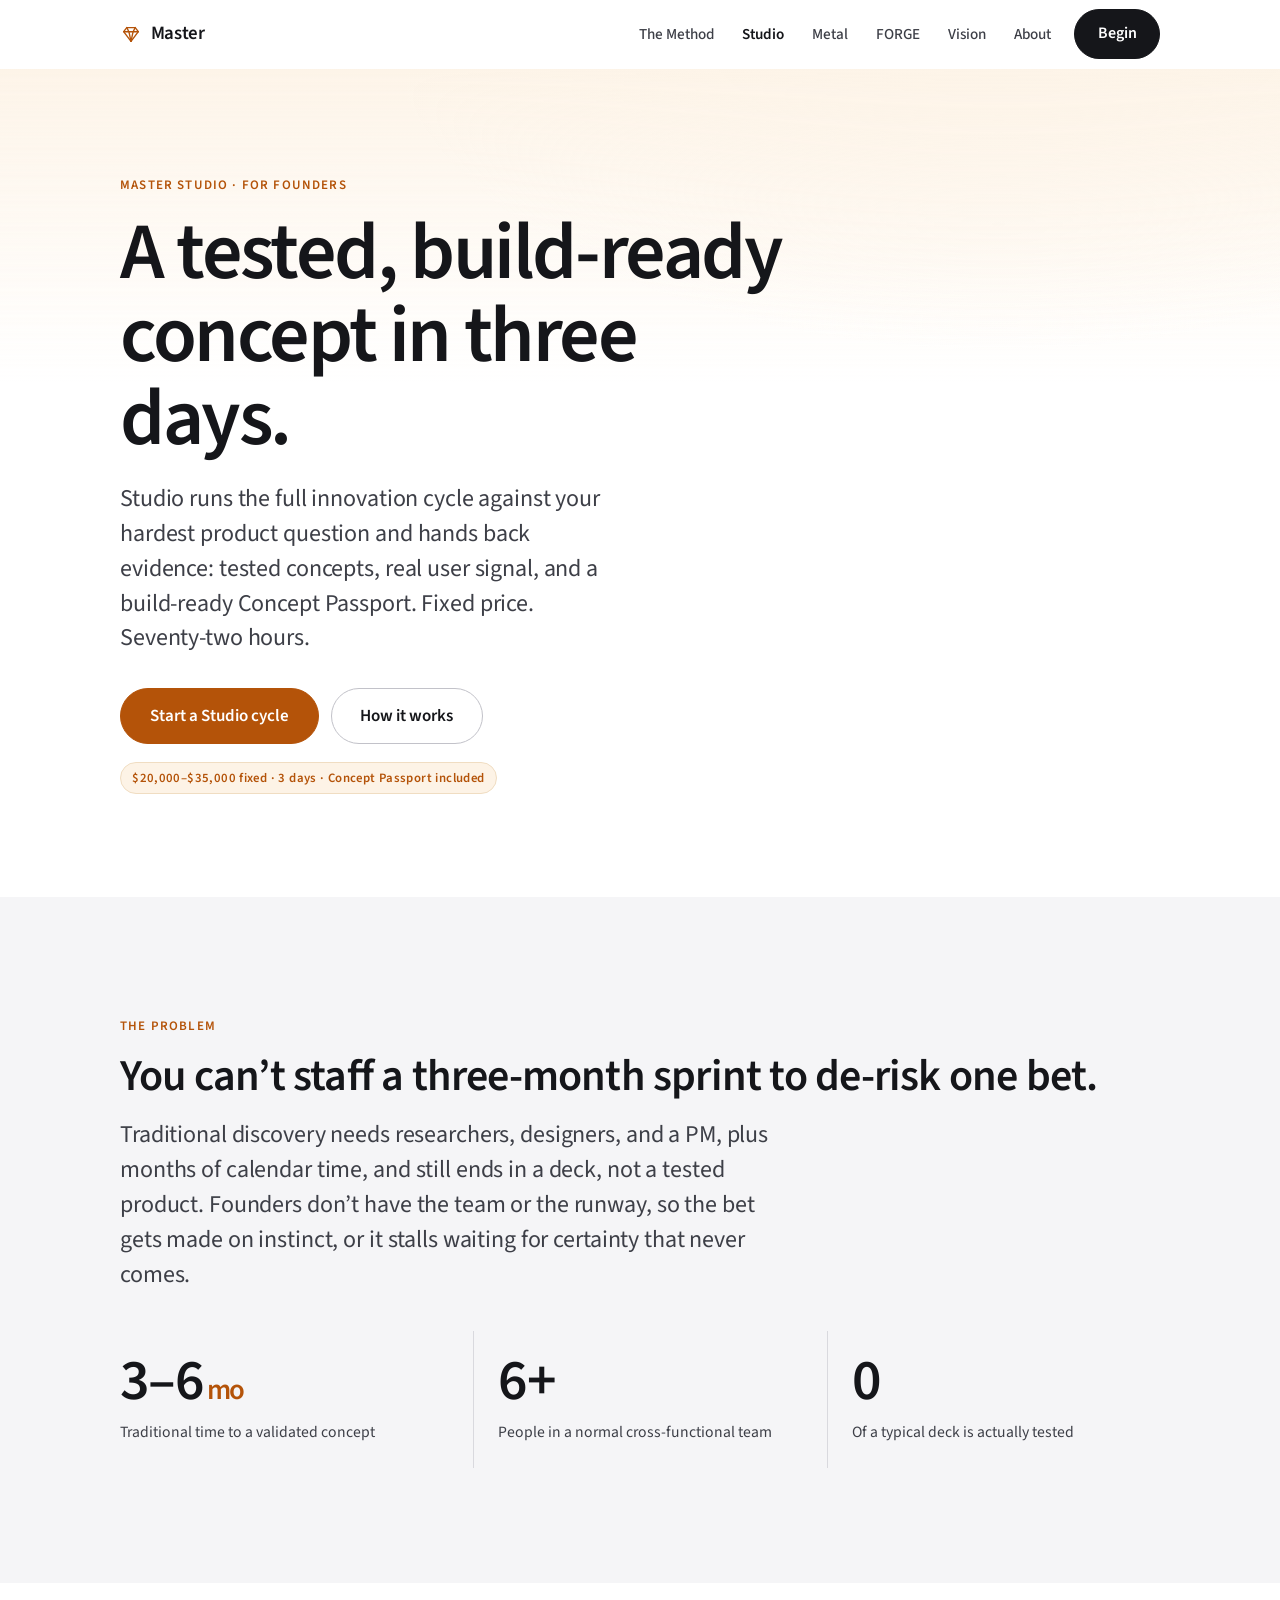
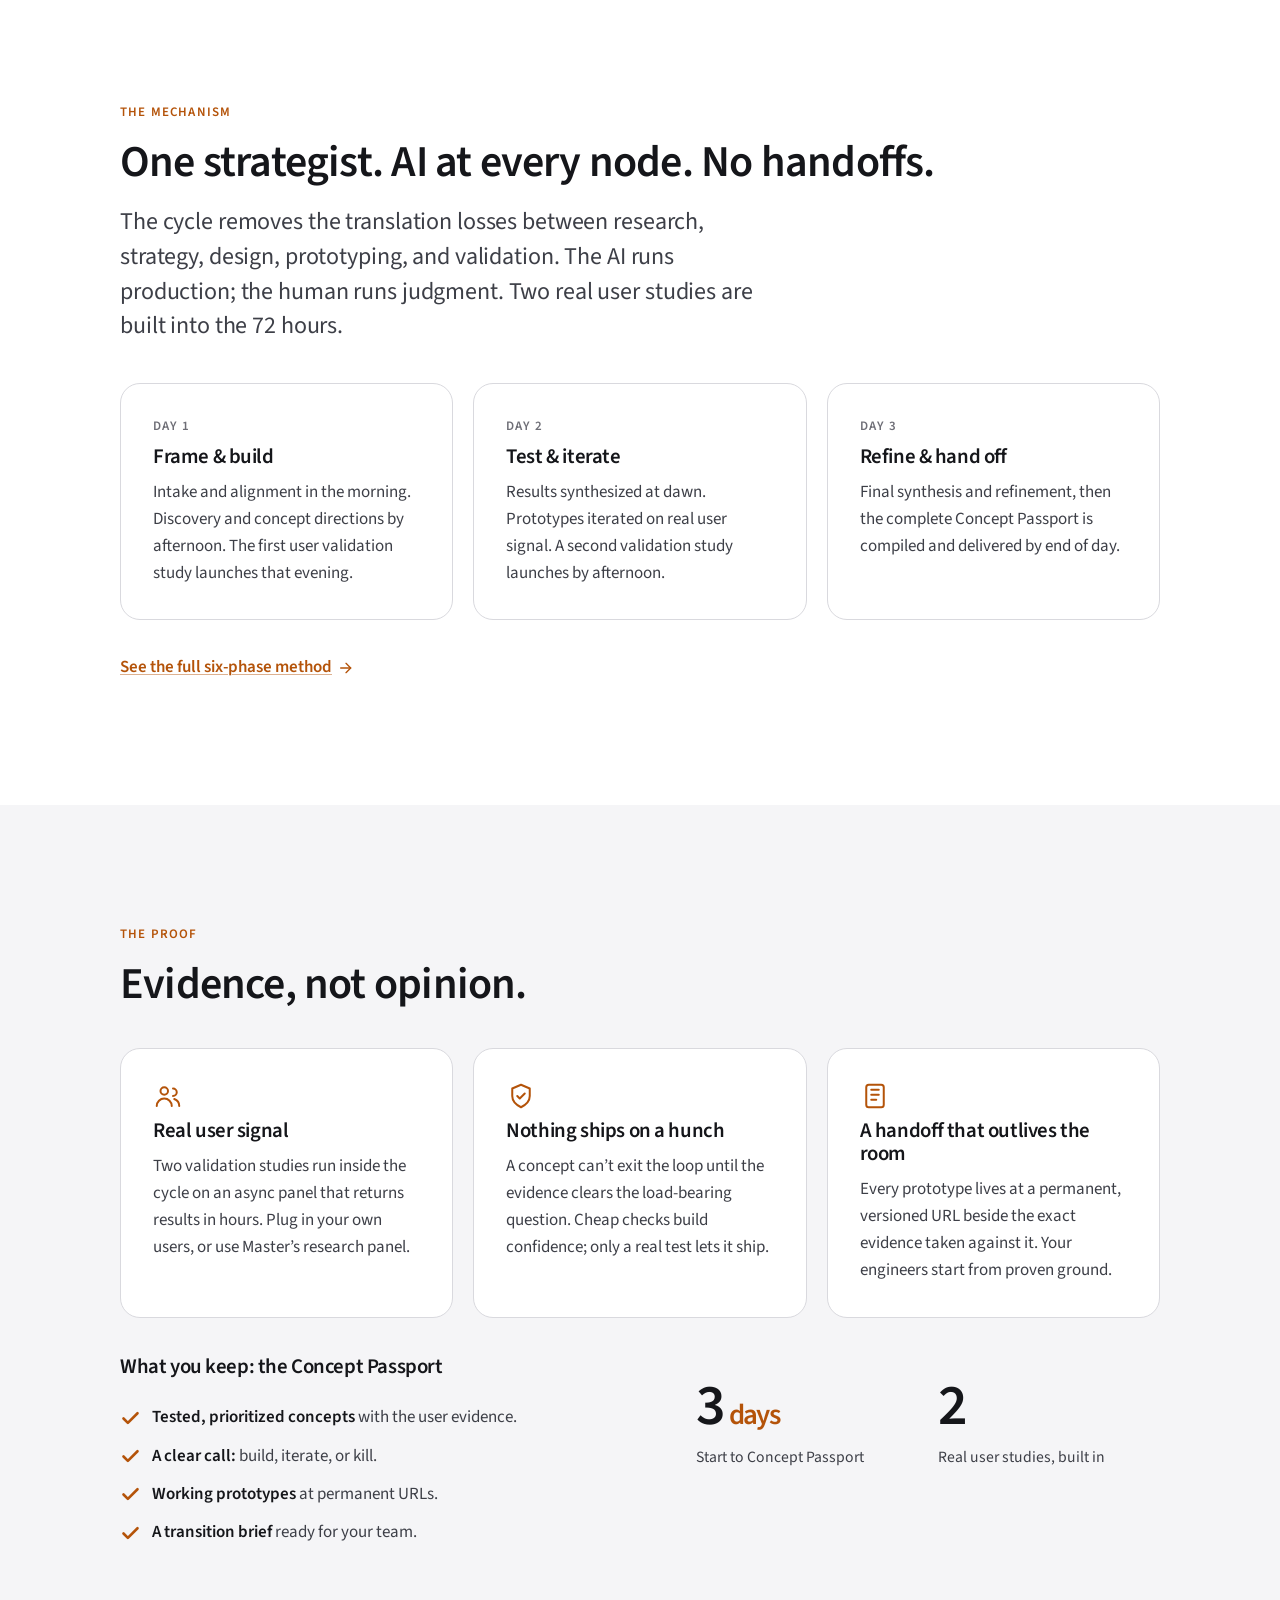
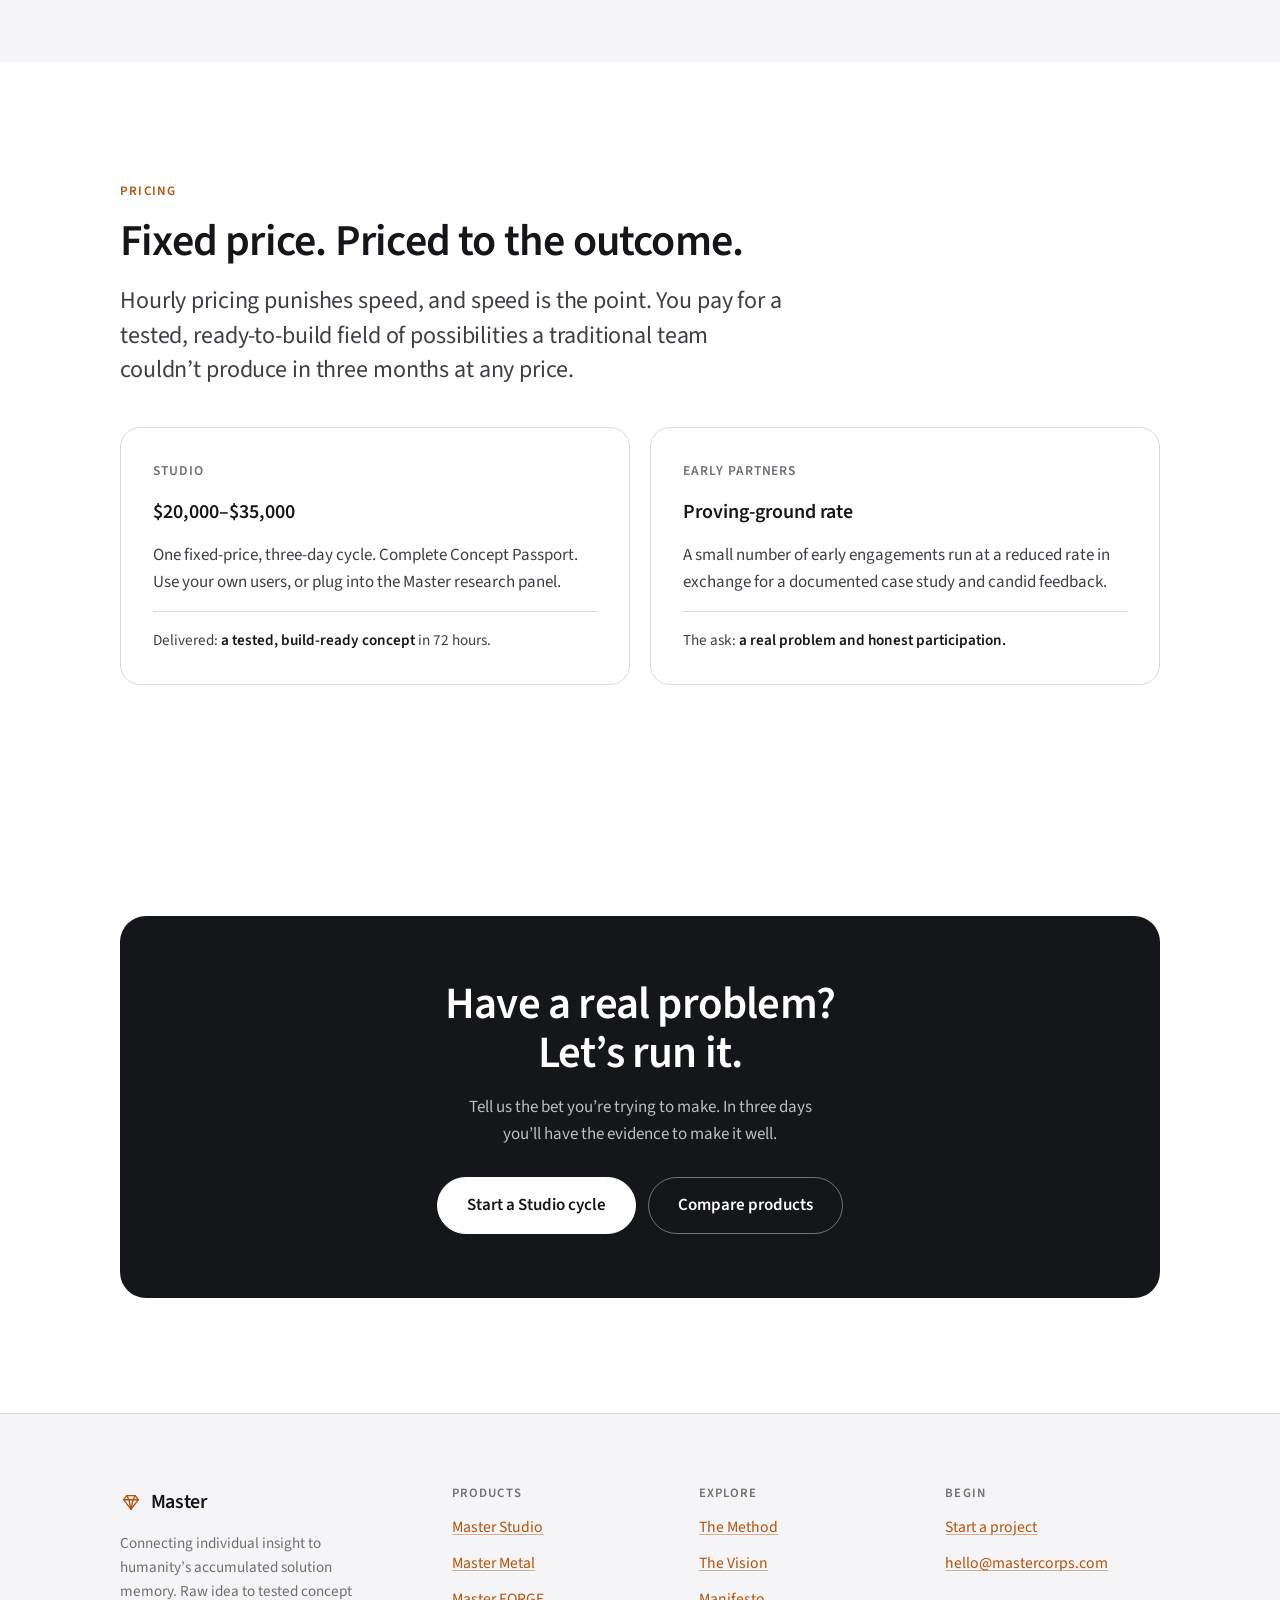
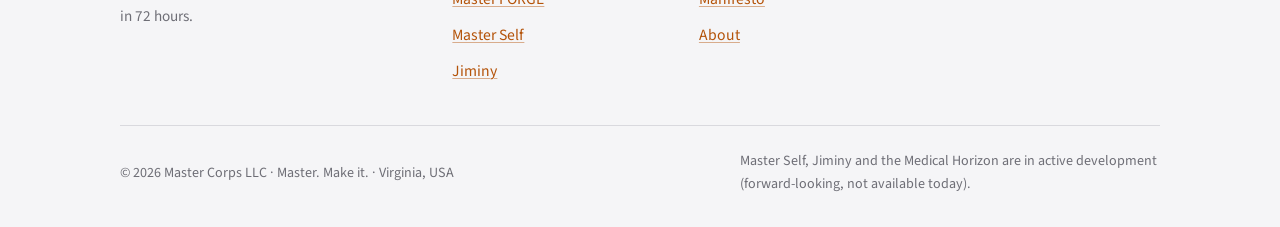
<file: studio.html>
<!DOCTYPE html>
<html lang="en">
<head>
  <meta charset="utf-8">
  <meta name="viewport" content="width=device-width, initial-scale=1">
  <title>Master Studio. For founders</title>
  <meta name="description" content="Master Studio: a fixed-price, 72-hour innovation cycle for founders. A tested, build-ready Concept Passport in three days, with real user evidence, not a deck. $20k–$35k.">
  <link rel="canonical" href="https://mastercorps.com/studio.html">
  <meta name="theme-color" content="#ffffff" media="(prefers-color-scheme: light)">
  <meta name="theme-color" content="#0b0b0c" media="(prefers-color-scheme: dark)">
  <meta property="og:type" content="website">
  <meta property="og:site_name" content="Master">
  <meta property="og:title" content="Master Studio. For founders">
  <meta property="og:description" content="Master Studio: a fixed-price, 72-hour innovation cycle for founders. A tested, build-ready Concept Passport in three days, with real user evidence, not a deck. $20k–$35k.">
  <meta property="og:url" content="https://mastercorps.com/studio.html">
  <meta name="twitter:card" content="summary">
  <link rel="icon" href="assets/favicon.svg" type="image/svg+xml">
  <link rel="preconnect" href="https://fonts.googleapis.com">
  <link rel="preconnect" href="https://fonts.gstatic.com" crossorigin>
  <link rel="stylesheet" href="https://fonts.googleapis.com/css2?family=Source+Sans+3:ital,wght@0,300;0,400;0,600;0,700;1,400&display=swap">
  <link rel="stylesheet" href="assets/styles.css">
</head>
<body data-accent="studio">
  <a class="skip-link" href="#main">Skip to content</a>
  <header class="site-header">
    <div class="container">
      <nav class="nav" aria-label="Primary">
        <a class="brand" href="index.html" aria-label="Master, home"><svg class="mark" viewBox="0 0 24 24" fill="none" stroke="currentColor" stroke-width="1.5" stroke-linejoin="round" stroke-linecap="round" aria-hidden="true"><path d="M4 9.5 L7.4 5 H16.6 L20 9.5 L12 20 Z"/><path d="M4 9.5 H20"/><path d="M7.4 5 L9.7 9.5 L12 20"/><path d="M16.6 5 L14.3 9.5 L12 20"/></svg><span>Master</span></a>
        <button class="nav-toggle" type="button" aria-expanded="false" aria-controls="primary-nav" aria-label="Menu">
          <span class="bar"></span><span class="bar"></span><span class="bar"></span>
        </button>
        <div class="nav-links" id="primary-nav">
          <a class="nav-link" href="method.html">The Method</a>
          <a class="nav-link" href="studio.html" aria-current="page">Studio</a>
          <a class="nav-link" href="metal.html">Metal</a>
          <a class="nav-link" href="forge.html">FORGE</a>
          <a class="nav-link" href="vision.html">Vision</a>
          <a class="nav-link" href="about.html">About</a>
          <span class="nav-cta"><a class="btn btn-primary" href="contact.html">Begin</a></span>
        </div>
      </nav>
    </div>
  </header>
  <main id="main">
  <section class="hero hero--wash">
    <div class="container">
      <p class="eyebrow reveal">Master Studio &middot; For founders</p>
      <h1 class="reveal">A tested, build-ready concept in three days.</h1>
      <p class="lead reveal">Studio runs the full innovation cycle against your hardest product question and hands back evidence: tested concepts, real user signal, and a build-ready Concept Passport. Fixed price. Seventy-two hours.</p>
      <div class="btn-row reveal">
        <a class="btn btn-accent btn-lg" href="contact.html">Start a Studio cycle</a>
        <a class="btn btn-ghost btn-lg" href="method.html">How it works</a>
      </div>
      <p class="hero-note reveal"><span class="tag">$20,000&ndash;$35,000 fixed &middot; 3 days &middot; Concept Passport included</span></p>
    </div>
  </section>

  <section class="section section--stone">
    <div class="container">
      <p class="eyebrow">The problem</p>
      <h2 class="section-title">You can&rsquo;t staff a three-month sprint to de-risk one bet.</h2>
      <p class="section-intro lead maxw-prose">Traditional discovery needs researchers, designers, and a PM, plus months of calendar time, and still ends in a deck, not a tested product. Founders don&rsquo;t have the team or the runway, so the bet gets made on instinct, or it stalls waiting for certainty that never comes.</p>
      <div class="stats stats--ruled mt-4">
        <div class="stat reveal"><div class="figure">3&ndash;6<span class="unit"> mo</span></div><div class="label">Traditional time to a validated concept</div></div>
        <div class="stat reveal"><div class="figure">6+</div><div class="label">People in a normal cross-functional team</div></div>
        <div class="stat reveal"><div class="figure">0</div><div class="label">Of a typical deck is actually tested</div></div>
      </div>
    </div>
  </section>

  <section class="section">
    <div class="container">
      <p class="eyebrow">The mechanism</p>
      <h2 class="section-title">One strategist. AI at every node. No handoffs.</h2>
      <p class="section-intro lead maxw-prose">The cycle removes the translation losses between research, strategy, design, prototyping, and validation. The AI runs production; the human runs judgment. Two real user studies are built into the 72 hours.</p>
      <div class="grid grid-3 mt-4">
        <article class="card reveal"><span class="card-kicker">Day 1</span><h3>Frame &amp; build</h3><p>Intake and alignment in the morning. Discovery and concept directions by afternoon. The first user validation study launches that evening.</p></article>
        <article class="card reveal"><span class="card-kicker">Day 2</span><h3>Test &amp; iterate</h3><p>Results synthesized at dawn. Prototypes iterated on real user signal. A second validation study launches by afternoon.</p></article>
        <article class="card reveal"><span class="card-kicker">Day 3</span><h3>Refine &amp; hand off</h3><p>Final synthesis and refinement, then the complete Concept Passport is compiled and delivered by end of day.</p></article>
      </div>
      <p class="mt-3"><a class="btn-text" href="method.html">See the full six-phase method <svg class="arrow" width="16" height="16" viewBox="0 0 24 24" fill="none" stroke="currentColor" stroke-width="2" stroke-linecap="round" stroke-linejoin="round" aria-hidden="true"><line x1="4" y1="12" x2="19" y2="12"/><polyline points="12 5 19 12 12 19"/></svg></a></p>
    </div>
  </section>

  <section class="section section--stone">
    <div class="container">
      <p class="eyebrow">The proof</p>
      <h2 class="section-title">Evidence, not opinion.</h2>
      <div class="grid grid-3 mt-4">
        <article class="card reveal"><svg class="icon" viewBox="0 0 24 24" fill="none" stroke="currentColor" stroke-width="1.6" stroke-linecap="round" stroke-linejoin="round" aria-hidden="true"><circle cx="9" cy="8" r="3"/><path d="M3 20a6 6 0 0 1 12 0"/><path d="M16 6a3 3 0 0 1 0 6M21 20a6 6 0 0 0-4-5.6"/></svg><h3>Real user signal</h3><p>Two validation studies run inside the cycle on an async panel that returns results in hours. Plug in your own users, or use Master&rsquo;s research panel.</p></article>
        <article class="card reveal"><svg class="icon" viewBox="0 0 24 24" fill="none" stroke="currentColor" stroke-width="1.6" stroke-linecap="round" stroke-linejoin="round" aria-hidden="true"><path d="M12 3l7 3v6c0 4-3 7-7 9-4-2-7-5-7-9V6z"/><path d="M9 12l2 2 4-4"/></svg><h3>Nothing ships on a hunch</h3><p>A concept can&rsquo;t exit the loop until the evidence clears the load-bearing question. Cheap checks build confidence; only a real test lets it ship.</p></article>
        <article class="card reveal"><svg class="icon" viewBox="0 0 24 24" fill="none" stroke="currentColor" stroke-width="1.6" stroke-linecap="round" stroke-linejoin="round" aria-hidden="true"><rect x="5" y="3" width="14" height="18" rx="2"/><path d="M9 7h6M9 11h6M9 15h4"/></svg><h3>A handoff that outlives the room</h3><p>Every prototype lives at a permanent, versioned URL beside the exact evidence taken against it. Your engineers start from proven ground.</p></article>
      </div>
      <div class="split mt-4" style="align-items:start">
        <div>
          <h3 style="font-size:1.3rem">What you keep: the Concept Passport</h3>
          <ul class="ticks mt-3" role="list">
            <li><span><b>Tested, prioritized concepts</b> with the user evidence.</span></li>
            <li><span><b>A clear call:</b> build, iterate, or kill.</span></li>
            <li><span><b>Working prototypes</b> at permanent URLs.</span></li>
            <li><span><b>A transition brief</b> ready for your team.</span></li>
          </ul>
        </div>
        <div class="split-media">
          <div class="stats">
            <div class="stat"><div class="figure">3<span class="unit"> days</span></div><div class="label">Start to Concept Passport</div></div>
            <div class="stat"><div class="figure">2</div><div class="label">Real user studies, built in</div></div>
          </div>
        </div>
      </div>
    </div>
  </section>

  <section class="section">
    <div class="container">
      <p class="eyebrow">Pricing</p>
      <h2 class="section-title">Fixed price. Priced to the outcome.</h2>
      <p class="section-intro lead maxw-prose">Hourly pricing punishes speed, and speed is the point. You pay for a tested, ready-to-build field of possibilities a traditional team couldn&rsquo;t produce in three months at any price.</p>
      <div class="grid grid-2 mt-4">
        <article class="tier reveal"><span class="tier-for">Studio</span><div class="tier-name">$20,000&ndash;$35,000</div><p>One fixed-price, three-day cycle. Complete Concept Passport. Use your own users, or plug into the Master research panel.</p><div class="tier-out">Delivered: <b>a tested, build-ready concept</b> in 72 hours.</div></article>
        <article class="tier reveal"><span class="tier-for">Early partners</span><div class="tier-name">Proving-ground rate</div><p>A small number of early engagements run at a reduced rate in exchange for a documented case study and candid feedback.</p><div class="tier-out">The ask: <b>a real problem and honest participation.</b></div></article>
      </div>
    </div>
  </section>

  <section class="section">
    <div class="container">
      <div class="cta-band reveal">
        <h2>Have a real problem? Let&rsquo;s run it.</h2>
        <p>Tell us the bet you&rsquo;re trying to make. In three days you&rsquo;ll have the evidence to make it well.</p>
        <div class="btn-row">
          <a class="btn btn-primary btn-lg" href="contact.html">Start a Studio cycle</a>
          <a class="btn btn-ghost btn-lg" href="index.html#products">Compare products</a>
        </div>
      </div>
    </div>
  </section>
  </main>
  <footer class="site-footer">
    <div class="container">
      <div class="footer-grid">
        <div class="footer-brand">
          <a class="brand" href="index.html" aria-label="Master, home"><svg class="mark" viewBox="0 0 24 24" fill="none" stroke="currentColor" stroke-width="1.5" stroke-linejoin="round" stroke-linecap="round" aria-hidden="true"><path d="M4 9.5 L7.4 5 H16.6 L20 9.5 L12 20 Z"/><path d="M4 9.5 H20"/><path d="M7.4 5 L9.7 9.5 L12 20"/><path d="M16.6 5 L14.3 9.5 L12 20"/></svg><span>Master</span></a>
          <p>Connecting individual insight to humanity&rsquo;s accumulated solution memory. Raw idea to tested concept in 72 hours.</p>
        </div>
        <div class="footer-col">
          <h3>Products</h3>
          <ul role="list">
            <li><a href="studio.html">Master Studio</a></li>
            <li><a href="metal.html">Master Metal</a></li>
            <li><a href="forge.html">Master FORGE</a></li>
            <li><a href="self.html">Master Self</a></li>
            <li><a href="jiminy.html">Jiminy</a></li>
          </ul>
        </div>
        <div class="footer-col">
          <h3>Explore</h3>
          <ul role="list">
            <li><a href="method.html">The Method</a></li>
            <li><a href="vision.html">The Vision</a></li>
            <li><a href="manifesto.html">Manifesto</a></li>
            <li><a href="about.html">About</a></li>
          </ul>
        </div>
        <div class="footer-col">
          <h3>Begin</h3>
          <ul role="list">
            <li><a href="contact.html">Start a project</a></li>
            <li><a href="mailto:hello@mastercorps.com">hello@mastercorps.com</a></li>
          </ul>
        </div>
      </div>
      <div class="footer-bottom">
        <p>&copy; <span data-year>2026</span> Master Corps LLC &middot; Master. Make it. &middot; Virginia, USA</p>
        <p class="legal-note">Master Self, Jiminy and the Medical Horizon are in active development (forward-looking, not available today).</p>
      </div>
    </div>
  </footer>
  <script src="assets/site.js" defer></script>
</body>
</html>
</file>
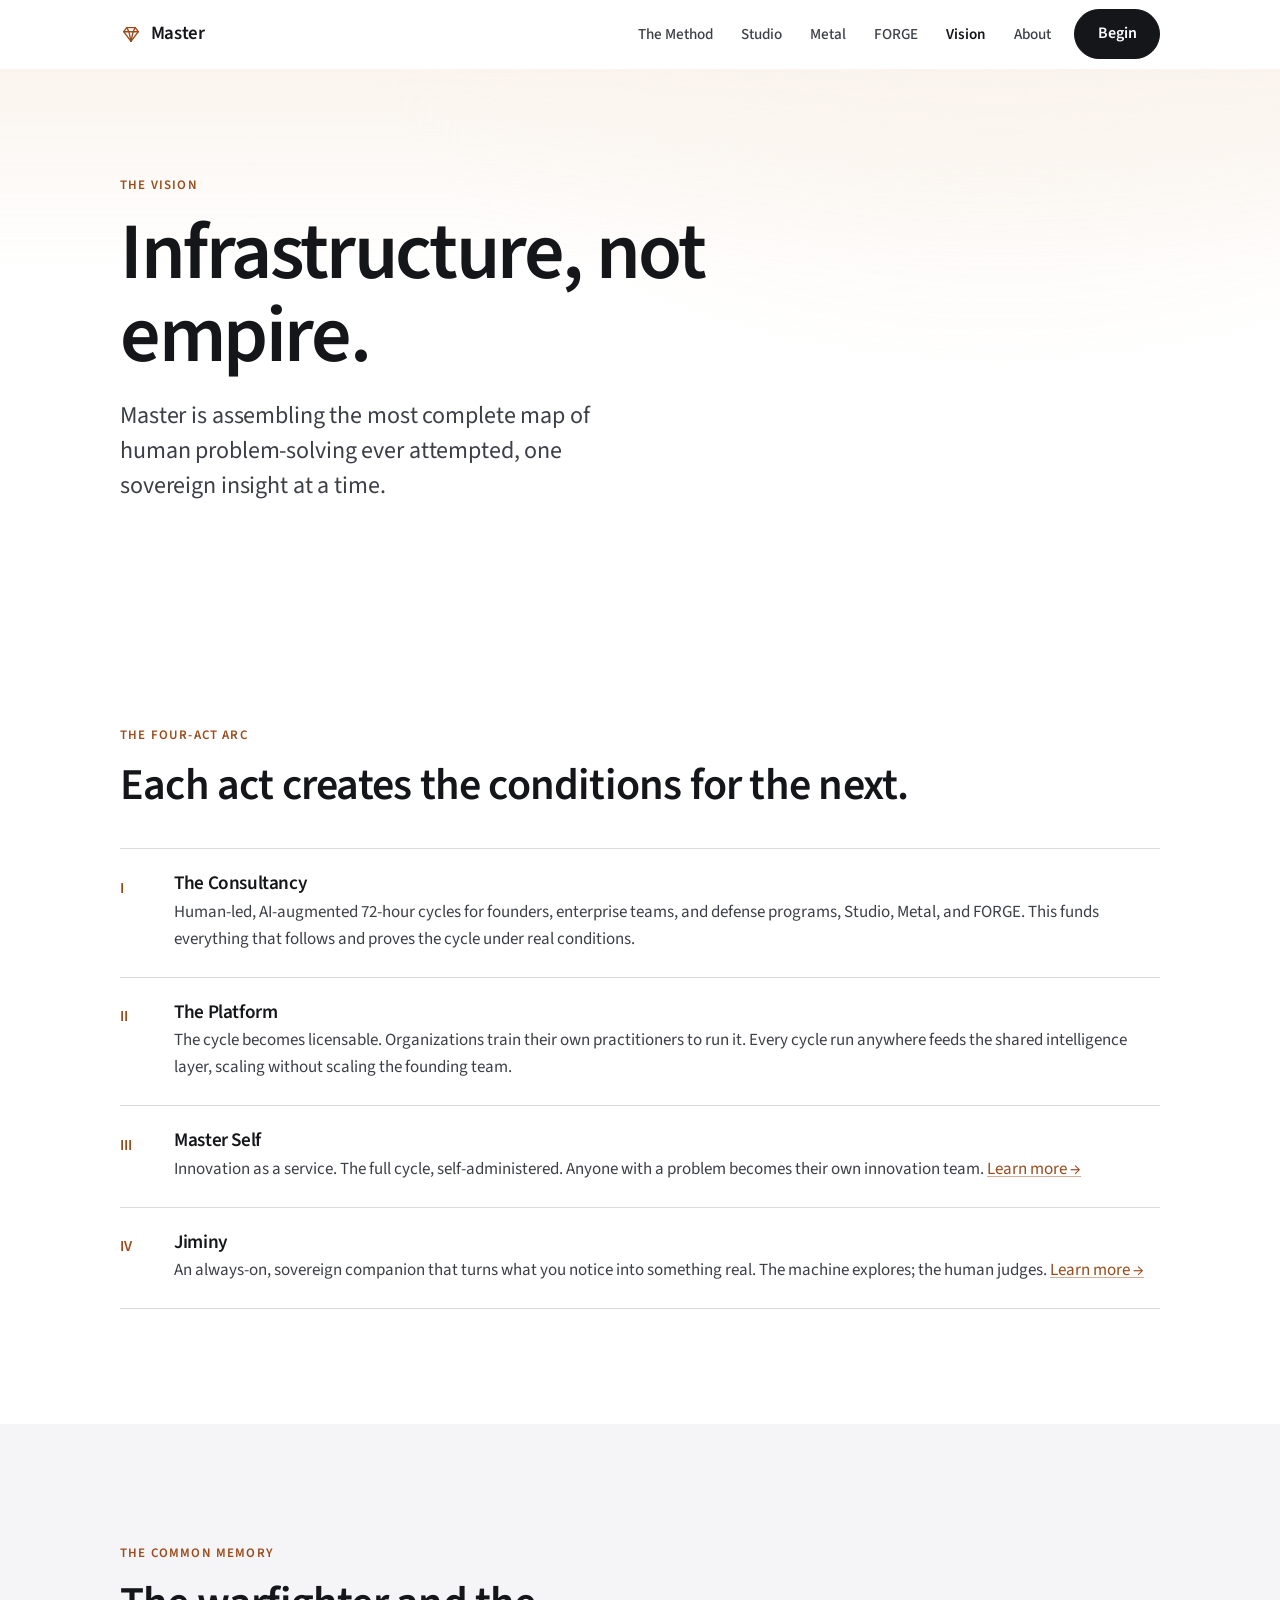
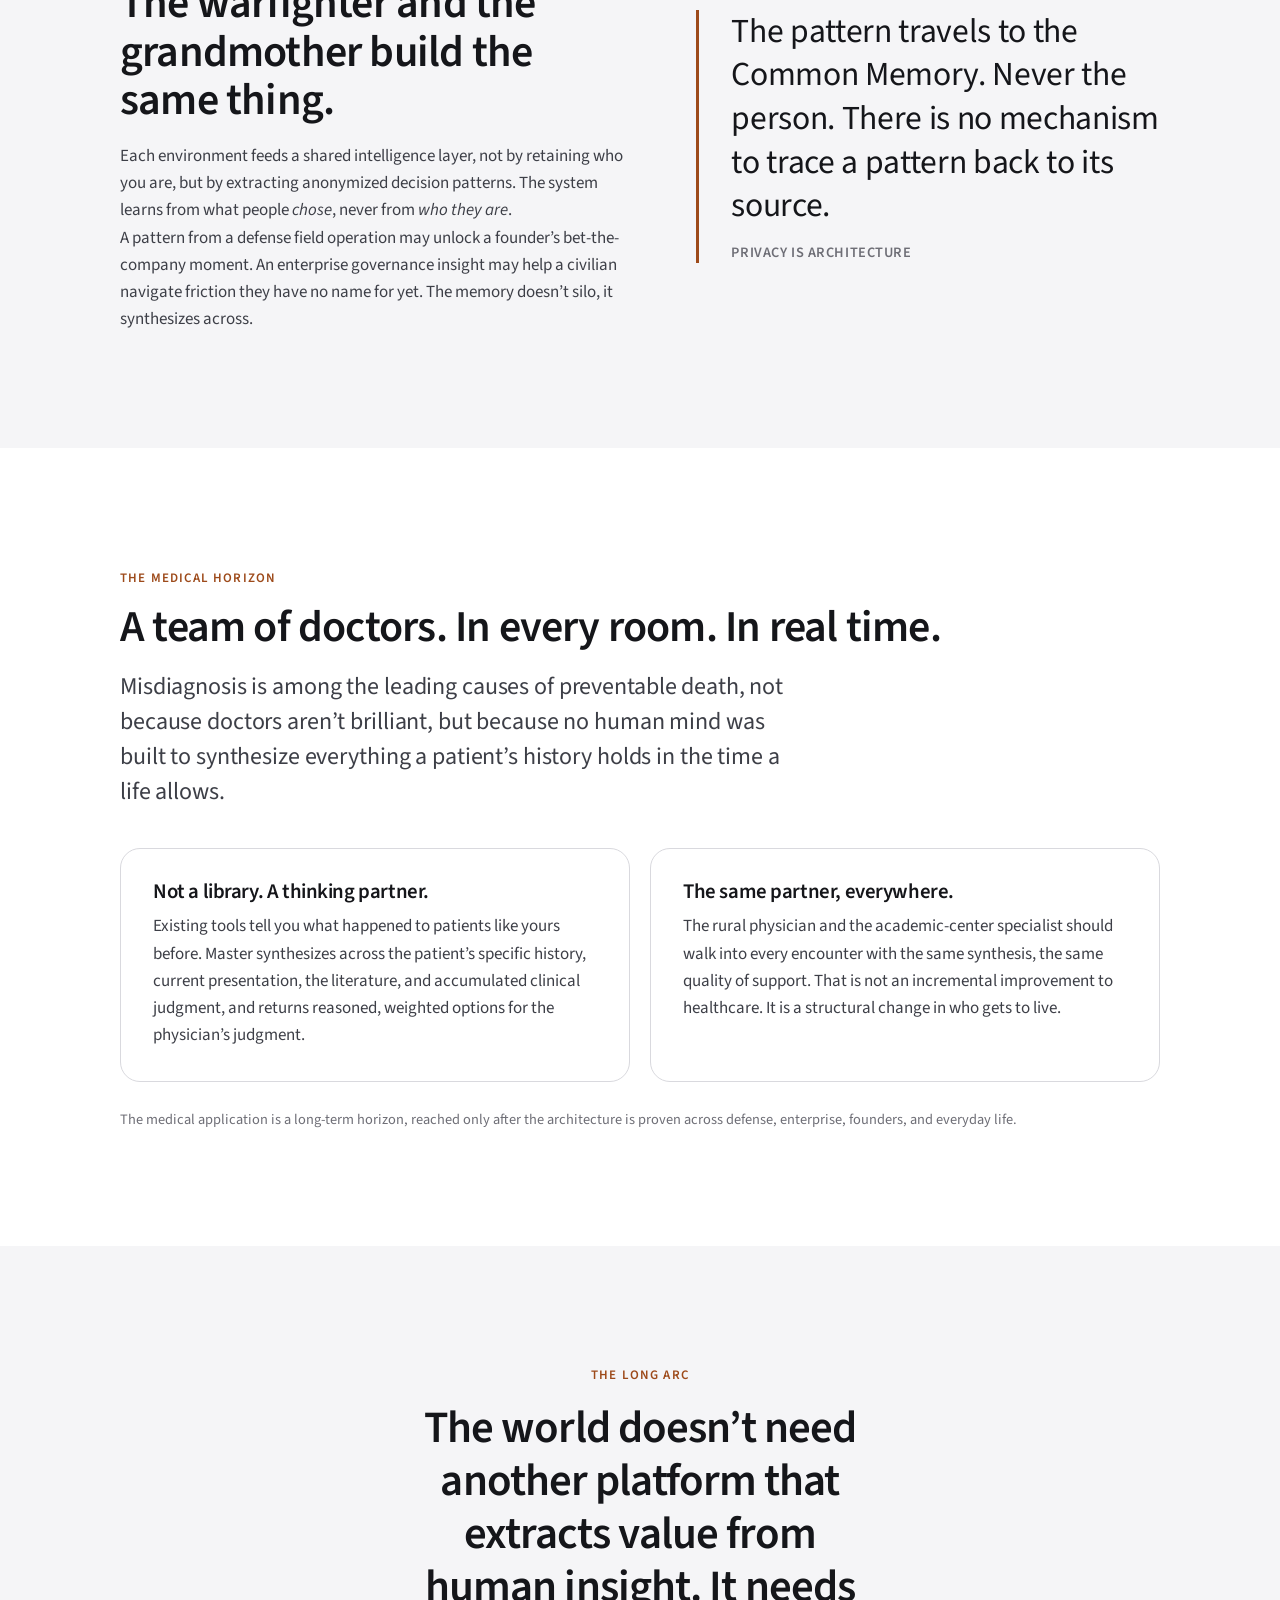
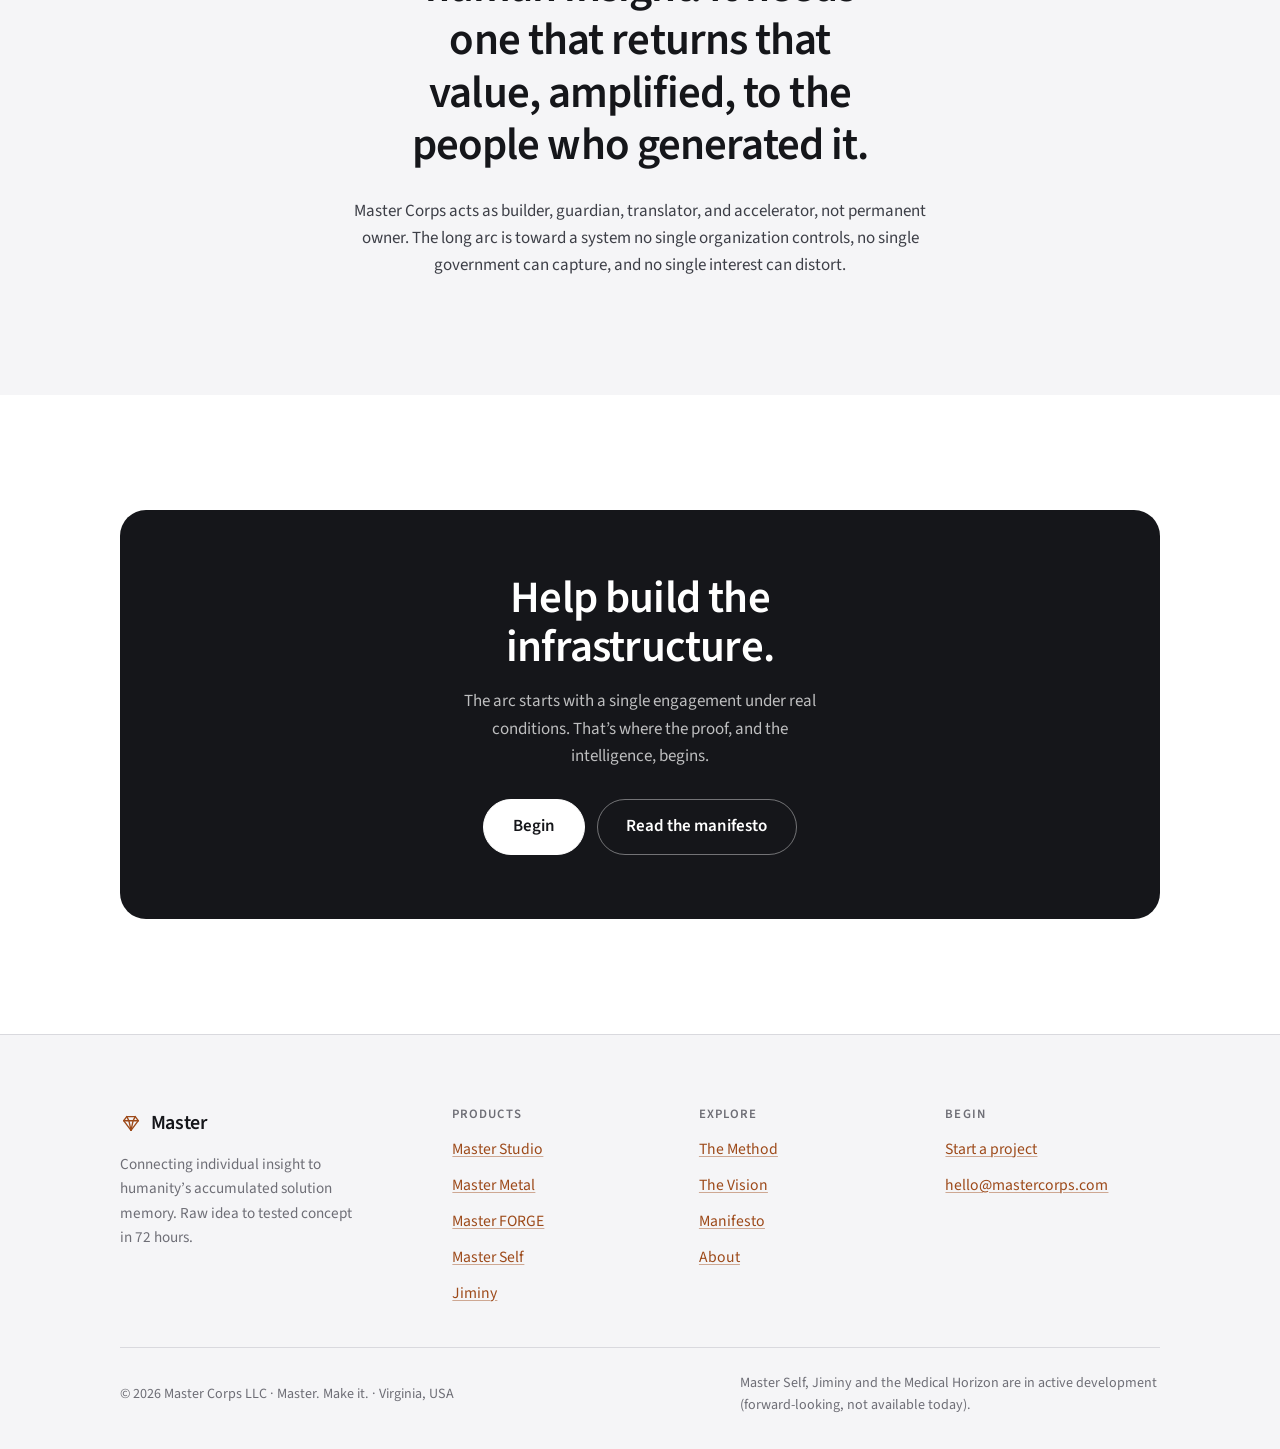
<file: vision.html>
<!DOCTYPE html>
<html lang="en">
<head>
  <meta charset="utf-8">
  <meta name="viewport" content="width=device-width, initial-scale=1">
  <title>The Vision. Master</title>
  <meta name="description" content="Master is a platform funding its own construction: consultancy, licensed cycle, self-serve, an always-on companion, assembling the most complete map of human problem-solving ever attempted.">
  <link rel="canonical" href="https://mastercorps.com/vision.html">
  <meta name="theme-color" content="#ffffff" media="(prefers-color-scheme: light)">
  <meta name="theme-color" content="#0b0b0c" media="(prefers-color-scheme: dark)">
  <meta property="og:type" content="website">
  <meta property="og:site_name" content="Master">
  <meta property="og:title" content="The Vision. Master">
  <meta property="og:description" content="Master is a platform funding its own construction: consultancy, licensed cycle, self-serve, an always-on companion, assembling the most complete map of human problem-solving ever attempted.">
  <meta property="og:url" content="https://mastercorps.com/vision.html">
  <meta name="twitter:card" content="summary">
  <link rel="icon" href="assets/favicon.svg" type="image/svg+xml">
  <link rel="preconnect" href="https://fonts.googleapis.com">
  <link rel="preconnect" href="https://fonts.gstatic.com" crossorigin>
  <link rel="stylesheet" href="https://fonts.googleapis.com/css2?family=Source+Sans+3:ital,wght@0,300;0,400;0,600;0,700;1,400&display=swap">
  <link rel="stylesheet" href="assets/styles.css">
</head>
<body data-accent="brand">
  <a class="skip-link" href="#main">Skip to content</a>
  <header class="site-header">
    <div class="container">
      <nav class="nav" aria-label="Primary">
        <a class="brand" href="index.html" aria-label="Master, home"><svg class="mark" viewBox="0 0 24 24" fill="none" stroke="currentColor" stroke-width="1.5" stroke-linejoin="round" stroke-linecap="round" aria-hidden="true"><path d="M4 9.5 L7.4 5 H16.6 L20 9.5 L12 20 Z"/><path d="M4 9.5 H20"/><path d="M7.4 5 L9.7 9.5 L12 20"/><path d="M16.6 5 L14.3 9.5 L12 20"/></svg><span>Master</span></a>
        <button class="nav-toggle" type="button" aria-expanded="false" aria-controls="primary-nav" aria-label="Menu">
          <span class="bar"></span><span class="bar"></span><span class="bar"></span>
        </button>
        <div class="nav-links" id="primary-nav">
          <a class="nav-link" href="method.html">The Method</a>
          <a class="nav-link" href="studio.html">Studio</a>
          <a class="nav-link" href="metal.html">Metal</a>
          <a class="nav-link" href="forge.html">FORGE</a>
          <a class="nav-link" href="vision.html" aria-current="page">Vision</a>
          <a class="nav-link" href="about.html">About</a>
          <span class="nav-cta"><a class="btn btn-primary" href="contact.html">Begin</a></span>
        </div>
      </nav>
    </div>
  </header>
  <main id="main">
  <section class="hero hero--wash">
    <div class="container">
      <p class="eyebrow reveal">The vision</p>
      <h1 class="reveal">Infrastructure, not empire.</h1>
      <p class="lead reveal">Master is assembling the most complete map of human problem-solving ever attempted, one sovereign insight at a time.</p>
    </div>
  </section>

  <section class="section">
    <div class="container">
      <p class="eyebrow">The four-act arc</p>
      <h2 class="section-title">Each act creates the conditions for the next.</h2>
      <div class="steps mt-4">
        <div class="step reveal"><div class="step-no">I</div><div><h3>The Consultancy</h3><p>Human-led, AI-augmented 72-hour cycles for founders, enterprise teams, and defense programs, Studio, Metal, and FORGE. This funds everything that follows and proves the cycle under real conditions.</p></div></div>
        <div class="step reveal"><div class="step-no">II</div><div><h3>The Platform</h3><p>The cycle becomes licensable. Organizations train their own practitioners to run it. Every cycle run anywhere feeds the shared intelligence layer, scaling without scaling the founding team.</p></div></div>
        <div class="step reveal"><div class="step-no">III</div><div><h3>Master Self</h3><p>Innovation as a service. The full cycle, self-administered. Anyone with a problem becomes their own innovation team. <a href="self.html">Learn more &rarr;</a></p></div></div>
        <div class="step reveal"><div class="step-no">IV</div><div><h3>Jiminy</h3><p>An always-on, sovereign companion that turns what you notice into something real. The machine explores; the human judges. <a href="jiminy.html">Learn more &rarr;</a></p></div></div>
      </div>
    </div>
  </section>

  <section class="section section--stone">
    <div class="container split">
      <div>
        <p class="eyebrow">The Common Memory</p>
        <h2 class="section-title">The warfighter and the grandmother build the same thing.</h2>
        <p class="section-intro">Each environment feeds a shared intelligence layer, not by retaining who you are, but by extracting anonymized decision patterns. The system learns from what people <em>chose</em>, never from <em>who they are</em>.</p>
        <p>A pattern from a defense field operation may unlock a founder&rsquo;s bet-the-company moment. An enterprise governance insight may help a civilian navigate friction they have no name for yet. The memory doesn&rsquo;t silo, it synthesizes across.</p>
      </div>
      <div class="split-media">
        <blockquote class="pullquote">The pattern travels to the Common Memory. Never the person. There is no mechanism to trace a pattern back to its source.<cite>Privacy is architecture</cite></blockquote>
      </div>
    </div>
  </section>

  <section class="section">
    <div class="container">
      <p class="eyebrow">The medical horizon</p>
      <h2 class="section-title">A team of doctors. In every room. In real time.</h2>
      <p class="section-intro lead maxw-prose">Misdiagnosis is among the leading causes of preventable death, not because doctors aren&rsquo;t brilliant, but because no human mind was built to synthesize everything a patient&rsquo;s history holds in the time a life allows.</p>
      <div class="grid grid-2 mt-4">
        <article class="card reveal"><h3>Not a library. A thinking partner.</h3><p>Existing tools tell you what happened to patients like yours before. Master synthesizes across the patient&rsquo;s specific history, current presentation, the literature, and accumulated clinical judgment, and returns reasoned, weighted options for the physician&rsquo;s judgment.</p></article>
        <article class="card reveal"><h3>The same partner, everywhere.</h3><p>The rural physician and the academic-center specialist should walk into every encounter with the same synthesis, the same quality of support. That is not an incremental improvement to healthcare. It is a structural change in who gets to live.</p></article>
      </div>
      <p class="fineprint mt-3">The medical application is a long-term horizon, reached only after the architecture is proven across defense, enterprise, founders, and everyday life.</p>
    </div>
  </section>

  <section class="section section--stone">
    <div class="container center measure">
      <p class="eyebrow">The long arc</p>
      <blockquote class="bigquote center" style="margin-inline:auto">The world doesn&rsquo;t need another platform that extracts value from human insight. It needs one that returns that value, amplified, to the people who generated it.</blockquote>
      <p class="mt-3">Master Corps acts as builder, guardian, translator, and accelerator, not permanent owner. The long arc is toward a system no single organization controls, no single government can capture, and no single interest can distort.</p>
    </div>
  </section>

  <section class="section">
    <div class="container">
      <div class="cta-band reveal">
        <h2>Help build the infrastructure.</h2>
        <p>The arc starts with a single engagement under real conditions. That&rsquo;s where the proof, and the intelligence, begins.</p>
        <div class="btn-row">
          <a class="btn btn-primary btn-lg" href="contact.html">Begin</a>
          <a class="btn btn-ghost btn-lg" href="manifesto.html">Read the manifesto</a>
        </div>
      </div>
    </div>
  </section>
  </main>
  <footer class="site-footer">
    <div class="container">
      <div class="footer-grid">
        <div class="footer-brand">
          <a class="brand" href="index.html" aria-label="Master, home"><svg class="mark" viewBox="0 0 24 24" fill="none" stroke="currentColor" stroke-width="1.5" stroke-linejoin="round" stroke-linecap="round" aria-hidden="true"><path d="M4 9.5 L7.4 5 H16.6 L20 9.5 L12 20 Z"/><path d="M4 9.5 H20"/><path d="M7.4 5 L9.7 9.5 L12 20"/><path d="M16.6 5 L14.3 9.5 L12 20"/></svg><span>Master</span></a>
          <p>Connecting individual insight to humanity&rsquo;s accumulated solution memory. Raw idea to tested concept in 72 hours.</p>
        </div>
        <div class="footer-col">
          <h3>Products</h3>
          <ul role="list">
            <li><a href="studio.html">Master Studio</a></li>
            <li><a href="metal.html">Master Metal</a></li>
            <li><a href="forge.html">Master FORGE</a></li>
            <li><a href="self.html">Master Self</a></li>
            <li><a href="jiminy.html">Jiminy</a></li>
          </ul>
        </div>
        <div class="footer-col">
          <h3>Explore</h3>
          <ul role="list">
            <li><a href="method.html">The Method</a></li>
            <li><a href="vision.html">The Vision</a></li>
            <li><a href="manifesto.html">Manifesto</a></li>
            <li><a href="about.html">About</a></li>
          </ul>
        </div>
        <div class="footer-col">
          <h3>Begin</h3>
          <ul role="list">
            <li><a href="contact.html">Start a project</a></li>
            <li><a href="mailto:hello@mastercorps.com">hello@mastercorps.com</a></li>
          </ul>
        </div>
      </div>
      <div class="footer-bottom">
        <p>&copy; <span data-year>2026</span> Master Corps LLC &middot; Master. Make it. &middot; Virginia, USA</p>
        <p class="legal-note">Master Self, Jiminy and the Medical Horizon are in active development (forward-looking, not available today).</p>
      </div>
    </div>
  </footer>
  <script src="assets/site.js" defer></script>
</body>
</html>
</file>
<file: assets/styles.css>
/* =============================================================
   MASTER — Design System
   Humanist, Apple-clean, WCAG-AA. Light + dark via system pref.
   Type: Source Sans 3 (open Myriad alternative) → Myriad → system.
   ============================================================= */

/* ---------- Reset ---------- */
*, *::before, *::after { box-sizing: border-box; }
* { margin: 0; }
html { -webkit-text-size-adjust: 100%; text-size-adjust: 100%; scroll-behavior: smooth; }
body { -webkit-font-smoothing: antialiased; -moz-osx-font-smoothing: grayscale; text-rendering: optimizeLegibility; }
img, picture, svg, video { display: block; max-width: 100%; }
button, input, select, textarea { font: inherit; color: inherit; }
a { color: inherit; }
ul[role="list"] { list-style: none; padding: 0; }

/* ---------- Tokens (light) ---------- */
:root {
  /* surfaces */
  --paper:       #ffffff;
  --surface:     #ffffff;
  --stone:       #f5f5f7;
  --stone-2:     #ececef;
  --line:        #d9d9de;
  --line-strong: #c2c2c9;

  /* ink */
  --ink:   #15161a;
  --ink-2: #3d3f47;
  --ink-3: #5b5e68;
  --muted: #6e6e76;
  --on-accent: #ffffff;

  /* brand accent (overridden per product) */
  --accent:      #9d4a1a;
  --accent-text: #9d4a1a;
  --accent-wash: #faf3ec;
  --accent-line: #eaddd1;

  /* focus */
  --focus: #1f6feb;

  /* type */
  --font-sans: "Source Sans 3", "Source Sans Pro", "Myriad Pro", "Myriad",
               -apple-system, BlinkMacSystemFont, "Segoe UI", "Helvetica Neue", Arial, sans-serif;

  /* checkmark glyph (colored via mask) */
  --check: url("data:image/svg+xml,%3Csvg xmlns='http://www.w3.org/2000/svg' viewBox='0 0 24 24'%3E%3Cpath d='M20 6 9 17l-5-5' fill='none' stroke='%23000' stroke-width='3' stroke-linecap='round' stroke-linejoin='round'/%3E%3C/svg%3E");

  /* radius */
  --r-xl: 26px; --r-lg: 20px; --r-md: 14px; --r-sm: 10px; --r-pill: 999px;

  /* layout */
  --container: 1120px;
  --measure: 42rem;
  --nav-h: 52px;

  /* motion */
  --ease: cubic-bezier(.4,0,.2,1);
  --dur: .55s;

  /* elevation (subtle) */
  --shadow-sm: 0 1px 2px rgba(20,22,30,.05), 0 1px 1px rgba(20,22,30,.04);
  --shadow-md: 0 10px 30px rgba(20,22,30,.07), 0 2px 6px rgba(20,22,30,.05);

  color-scheme: light;
}

/* per-product accent themes */
[data-accent="brand"]  { --accent:#9d4a1a; --accent-text:#9d4a1a; --accent-wash:#faf3ec; --accent-line:#eaddd1; }
[data-accent="studio"] { --accent:#b45309; --accent-text:#b45309; --accent-wash:#fdf3e6; --accent-line:#f0ddc2; }
[data-accent="metal"]  { --accent:#34618e; --accent-text:#34618e; --accent-wash:#eef3f9; --accent-line:#d4e0ee; }
[data-accent="forge"]  { --accent:#8c3a1e; --accent-text:#8c3a1e; --accent-wash:#f9efea; --accent-line:#ecd6cc; }
[data-accent="self"]   { --accent:#0f766e; --accent-text:#0f766e; --accent-wash:#e9f5f3; --accent-line:#c9e6e1; }
[data-accent="jiminy"] { --accent:#5b43c7; --accent-text:#5b43c7; --accent-wash:#f0edfb; --accent-line:#ddd6f4; }

/* ---------- Tokens (dark) ---------- */
@media (prefers-color-scheme: dark) {
  :root {
    --paper:       #0b0b0c;
    --surface:     #161618;
    --stone:       #131315;
    --stone-2:     #1d1d20;
    --line:        #2a2a2e;
    --line-strong: #3a3a40;

    --ink:   #f5f5f7;
    --ink-2: #c4c6cd;
    --ink-3: #9a9ca3;
    --muted: #86888f;
    --on-accent: #0b0b0c;

    --accent:      #e8a06a;
    --accent-text: #e8a06a;
    --accent-wash: #1c1714;
    --accent-line: #2e2620;

    --focus: #6aa6ff;

    --shadow-sm: 0 1px 2px rgba(0,0,0,.4);
    --shadow-md: 0 14px 40px rgba(0,0,0,.5);

    color-scheme: dark;
  }
  [data-accent="brand"]  { --accent:#e8a06a; --accent-text:#e8a06a; --accent-wash:#1c1714; --accent-line:#2e2620; }
  [data-accent="studio"] { --accent:#f5b544; --accent-text:#f5b544; --accent-wash:#1d1810; --accent-line:#322a18; }
  [data-accent="metal"]  { --accent:#8fb6e6; --accent-text:#8fb6e6; --accent-wash:#11161d; --accent-line:#22303f; }
  [data-accent="forge"]  { --accent:#e59578; --accent-text:#e59578; --accent-wash:#1c1512; --accent-line:#32241d; }
  [data-accent="self"]   { --accent:#5fd2c6; --accent-text:#5fd2c6; --accent-wash:#0f1817; --accent-line:#1d302d; }
  [data-accent="jiminy"] { --accent:#afa0f2; --accent-text:#afa0f2; --accent-wash:#15131d; --accent-line:#272240; }
}

/* ---------- Base ---------- */
body {
  font-family: var(--font-sans);
  font-weight: 400;
  font-size: 1.0625rem;          /* 17px */
  line-height: 1.6;
  color: var(--ink);
  background: var(--paper);
  font-feature-settings: "kern" 1, "liga" 1;
}

h1, h2, h3, h4 { font-weight: 600; line-height: 1.1; letter-spacing: -0.02em; color: var(--ink); }
h2 { letter-spacing: -0.018em; }
p { color: var(--ink-2); }
strong, b { font-weight: 600; color: var(--ink); }
em { font-style: italic; }

:where(a):not(.btn):not(.nav-link):not(.brand):not(.card-link):not(.footer a) {
  color: var(--accent-text);
  text-decoration: underline;
  text-decoration-thickness: 1px;
  text-underline-offset: 2px;
  text-decoration-color: color-mix(in srgb, var(--accent-text) 45%, transparent);
  transition: text-decoration-color var(--dur) var(--ease);
}
:where(a):not(.btn):not(.nav-link):not(.brand):not(.card-link):not(.footer a):hover {
  text-decoration-color: currentColor;
}

/* ---------- Accessibility ---------- */
.visually-hidden {
  position: absolute !important; width: 1px; height: 1px;
  padding: 0; margin: -1px; overflow: hidden; clip: rect(0 0 0 0);
  white-space: nowrap; border: 0;
}
.skip-link {
  position: fixed; top: 8px; left: 8px; z-index: 200;
  transform: translateY(-150%);
  background: var(--ink); color: var(--paper);
  padding: .7rem 1.1rem; border-radius: var(--r-sm);
  text-decoration: none; font-weight: 600;
  transition: transform .2s var(--ease);
}
.skip-link:focus { transform: translateY(0); }

:focus-visible {
  outline: 3px solid var(--focus);
  outline-offset: 2px;
  border-radius: 4px;
}
:focus:not(:focus-visible) { outline: none; }

@media (prefers-reduced-motion: reduce) {
  html { scroll-behavior: auto; }
  *, *::before, *::after {
    animation-duration: .001ms !important;
    animation-iteration-count: 1 !important;
    transition-duration: .001ms !important;
    scroll-behavior: auto !important;
  }
  .reveal { opacity: 1 !important; transform: none !important; }
}

/* ---------- Layout ---------- */
.container { width: 100%; max-width: var(--container); margin-inline: auto; padding-inline: clamp(1.25rem, 5vw, 2.5rem); }
[id] { scroll-margin-top: calc(var(--nav-h) + 22px); }
.section { padding-block: clamp(4rem, 9vw, 8rem); }
.section--tight { padding-block: clamp(2.75rem, 6vw, 4.5rem); }
.section--stone { background: var(--stone); }
.measure { max-width: var(--measure); }
.center { text-align: center; margin-inline: auto; }
.center.measure { margin-inline: auto; }

.eyebrow {
  display: inline-block;
  font-size: .8125rem; font-weight: 600;
  letter-spacing: .09em; text-transform: uppercase;
  color: var(--accent-text);
  margin-bottom: 1rem;
}
.eyebrow--muted { color: var(--muted); }

.lead {
  font-size: clamp(1.15rem, 1.1rem + 1vw, 1.5rem);
  line-height: 1.45; color: var(--ink-2); font-weight: 400;
  letter-spacing: -0.005em;
}

.section-title { font-size: clamp(1.75rem, 1.2rem + 2.4vw, 2.75rem); }
.section-intro { margin-top: 1.1rem; }

/* ---------- Buttons ---------- */
.btn {
  --_bg: var(--ink); --_fg: var(--paper); --_bd: var(--ink);
  display: inline-flex; align-items: center; justify-content: center; gap: .5rem;
  min-height: 48px; padding: .7rem 1.4rem;
  border-radius: var(--r-pill);
  background: var(--_bg); color: var(--_fg);
  border: 1.5px solid var(--_bd);
  font-weight: 600; font-size: 1rem; text-decoration: none;
  cursor: pointer;
  transition: transform .2s var(--ease), background .2s var(--ease), color .2s var(--ease), border-color .2s var(--ease), opacity .2s var(--ease);
}
.btn:hover { transform: translateY(-1px); opacity: .92; }
.btn:active { transform: translateY(0); }
.btn-primary { --_bg: var(--ink); --_fg: var(--paper); --_bd: var(--ink); }
.btn-accent  { --_bg: var(--accent); --_fg: var(--on-accent); --_bd: var(--accent); }
.btn-ghost {
  --_bg: transparent; --_fg: var(--ink); --_bd: var(--line-strong);
}
.btn-ghost:hover { --_bd: var(--ink); opacity: 1; }
.btn-lg { min-height: 54px; padding: .85rem 1.8rem; font-size: 1.0625rem; }

.btn-text {
  display: inline-flex; align-items: center; gap: .35rem;
  color: var(--accent-text); font-weight: 600; text-decoration: none;
  min-height: 44px;
}
.btn-text .arrow { transition: transform .2s var(--ease); }
.btn-text:hover .arrow { transform: translateX(3px); }
.btn-text:hover { text-decoration: underline; text-underline-offset: 3px; }

.btn-row { display: flex; flex-wrap: wrap; gap: .75rem; align-items: center; }
.btn-row.center { justify-content: center; }

/* ---------- Header / Nav ---------- */
.site-header {
  position: sticky; top: 0; z-index: 100;
  background: color-mix(in srgb, var(--paper) 78%, transparent);
  -webkit-backdrop-filter: saturate(180%) blur(20px);
  backdrop-filter: saturate(180%) blur(20px);
  border-bottom: 1px solid transparent;
  transition: border-color .3s var(--ease), background .3s var(--ease);
}
.site-header.is-scrolled { border-bottom-color: var(--line); }
.nav {
  display: flex; align-items: center; justify-content: space-between;
  gap: 1rem; min-height: var(--nav-h); padding-block: .55rem;
}
.brand {
  display: inline-flex; align-items: center; gap: .55rem;
  font-weight: 600; font-size: 1.18rem; letter-spacing: -0.02em;
  color: var(--ink); text-decoration: none; flex: none;
}
.brand .mark { width: 22px; height: 22px; color: var(--accent-text); flex: none; }
.brand:hover { opacity: .8; }

.nav-links { display: flex; align-items: center; gap: .35rem; }
.nav-link {
  display: inline-flex; align-items: center;
  padding: .5rem .7rem; border-radius: var(--r-sm);
  color: var(--ink-2); text-decoration: none;
  font-size: .95rem; font-weight: 500;
  transition: color .2s var(--ease), background .2s var(--ease);
}
.nav-link:hover { color: var(--ink); background: var(--stone); }
.nav-link[aria-current="page"] { color: var(--ink); font-weight: 600; }
.nav-cta { margin-left: .4rem; }

.nav-toggle {
  display: none; align-items: center; justify-content: center;
  width: 44px; height: 44px; border: 1px solid var(--line); border-radius: var(--r-sm);
  background: transparent; cursor: pointer;
}
.nav-toggle .bar { display: block; width: 18px; height: 1.5px; background: var(--ink); transition: transform .25s var(--ease), opacity .25s var(--ease); }
.nav-toggle .bar + .bar { margin-top: 4px; }
.nav-toggle[aria-expanded="true"] .bar:nth-child(1) { transform: translateY(5.5px) rotate(45deg); }
.nav-toggle[aria-expanded="true"] .bar:nth-child(2) { opacity: 0; }
.nav-toggle[aria-expanded="true"] .bar:nth-child(3) { transform: translateY(-5.5px) rotate(-45deg); }

@media (max-width: 980px) {
  .nav-toggle { display: inline-flex; }
  .nav-links {
    position: fixed; inset: var(--nav-h) 0 auto 0; top: calc(var(--nav-h) + 12px);
    flex-direction: column; align-items: stretch; gap: .15rem;
    padding: 1rem clamp(1.25rem, 5vw, 2.5rem) 1.5rem;
    background: var(--paper); border-bottom: 1px solid var(--line);
    box-shadow: var(--shadow-md);
    transform: translateY(-12px); opacity: 0; pointer-events: none;
    transition: transform .28s var(--ease), opacity .28s var(--ease);
    max-height: calc(100dvh - var(--nav-h)); overflow-y: auto;
  }
  .nav-links.is-open { transform: translateY(0); opacity: 1; pointer-events: auto; }
  .nav-link { padding: .85rem .6rem; font-size: 1.05rem; border-radius: var(--r-sm); }
  .nav-link + .nav-link { border-top: 1px solid var(--line); border-radius: 0; }
  .nav-cta { margin: .9rem 0 0; }
  .nav-cta .btn { width: 100%; }
}

/* ---------- Hero ---------- */
.hero { position: relative; overflow: hidden; padding-block: clamp(3.5rem, 8vw, 7rem); }
.hero--wash::before {
  content: ""; position: absolute; inset: 0; z-index: -1;
  background:
    radial-gradient(900px 520px at 78% -10%, var(--accent-wash), transparent 70%),
    linear-gradient(180deg, var(--accent-wash), transparent 38%);
  opacity: .9;
}
.hero h1 {
  font-size: clamp(2.5rem, 1.4rem + 5vw, 5rem);
  line-height: 1.04; letter-spacing: -0.03em; max-width: 17ch;
}
.hero .lead { margin-top: 1.3rem; max-width: 40ch; }
.hero .btn-row { margin-top: 2rem; }
.hero--center h1, .hero--center .lead { margin-inline: auto; }
.hero--center { text-align: center; }
.hero-note { margin-top: 1.1rem; font-size: .95rem; color: var(--muted); }

/* ---------- Grids ---------- */
.grid { display: grid; gap: 1.25rem; }
.grid-2 { grid-template-columns: repeat(2, 1fr); }
.grid-3 { grid-template-columns: repeat(3, 1fr); }
.grid-4 { grid-template-columns: repeat(4, 1fr); }
@media (max-width: 900px) { .grid-3, .grid-4 { grid-template-columns: repeat(2, 1fr); } }
@media (max-width: 620px) { .grid-2, .grid-3, .grid-4 { grid-template-columns: 1fr; } }

.split { display: grid; grid-template-columns: 1.05fr .95fr; gap: clamp(2rem, 5vw, 4.5rem); align-items: center; }
.split--text-right .split-media { order: -1; }
@media (max-width: 820px) { .split { grid-template-columns: 1fr; gap: 2rem; } .split--text-right .split-media { order: 0; } }

/* ---------- Cards ---------- */
.card {
  background: var(--surface); border: 1px solid var(--line);
  border-radius: var(--r-lg); padding: clamp(1.4rem, 2.5vw, 2rem);
  display: flex; flex-direction: column; gap: .6rem;
  transition: border-color .25s var(--ease), transform .25s var(--ease), box-shadow .25s var(--ease);
}
.card h3 { font-size: 1.3rem; }
.card p { color: var(--ink-2); }
.card .card-kicker { font-size: .8125rem; font-weight: 600; letter-spacing: .08em; text-transform: uppercase; color: var(--muted); }
.card .icon { width: 30px; height: 30px; color: var(--accent-text); }

/* linked product card */
a.card-link {
  text-decoration: none; color: inherit; position: relative;
}
a.card-link:hover { border-color: var(--line-strong); transform: translateY(-3px); box-shadow: var(--shadow-md); }
.card-link .card-go { margin-top: auto; color: var(--accent-text); font-weight: 600; display: inline-flex; align-items: center; gap: .35rem; padding-top: .6rem; }
.card-link:hover .card-go .arrow { transform: translateX(3px); }
.card-go .arrow { transition: transform .2s var(--ease); }

.card--feature .num {
  font-size: .85rem; font-weight: 700; color: var(--accent-text);
  font-variant-numeric: tabular-nums; letter-spacing: .02em;
}

/* product card accent top-rule */
.card[data-accent] .card-kicker { color: var(--accent-text); }

/* ---------- Stat / metric ---------- */
.stats { display: grid; grid-template-columns: repeat(auto-fit, minmax(180px, 1fr)); gap: 1.25rem; }
.stat { padding: 1.4rem 0; }
.stat .figure { font-size: clamp(2.4rem, 1.5rem + 3vw, 3.6rem); font-weight: 600; letter-spacing: -0.03em; line-height: 1; color: var(--ink); }
.stat .figure .unit { font-size: .5em; font-weight: 600; color: var(--accent-text); }
.stat .label { margin-top: .6rem; color: var(--ink-2); font-size: .98rem; }
.stat + .stat { border-top: 0; }
@media (min-width: 700px) {
  .stats--ruled .stat { border-left: 1px solid var(--line); padding-left: 1.5rem; }
  .stats--ruled .stat:first-child { border-left: 0; padding-left: 0; }
}

/* ---------- Steps (phases) ---------- */
.steps { display: grid; gap: 0; counter-reset: step; }
.step {
  display: grid; grid-template-columns: auto 1fr; gap: 1.1rem;
  padding: 1.5rem 0; border-top: 1px solid var(--line); align-items: start;
}
.step:last-child { border-bottom: 1px solid var(--line); }
.step .step-no {
  font-variant-numeric: tabular-nums; font-weight: 600; font-size: .95rem;
  color: var(--accent-text); padding-top: .15rem; min-width: 2.4em;
}
.step h3 { font-size: 1.2rem; margin-bottom: .25rem; }
.step .step-meta { color: var(--muted); font-size: .9rem; margin-top: .4rem; }

/* ---------- Definition / judgment list ---------- */
.deflist { display: grid; gap: 0; }
.deflist .row {
  display: grid; grid-template-columns: .8fr 1.2fr; gap: 1.5rem;
  padding: 1.1rem 0; border-top: 1px solid var(--line);
}
.deflist .row:last-child { border-bottom: 1px solid var(--line); }
.deflist dt { font-weight: 600; color: var(--ink); }
.deflist dd { color: var(--ink-2); }
.deflist .row--reserved dt::after {
  content: "★"; color: var(--accent-text); margin-left: .4rem; font-size: .85em;
}
@media (max-width: 620px) { .deflist .row { grid-template-columns: 1fr; gap: .35rem; } }

/* ---------- Big editorial quote ---------- */
.editorial { max-width: 24ch; }
.bigquote {
  font-size: clamp(1.6rem, 1.1rem + 2.6vw, 2.8rem);
  line-height: 1.18; letter-spacing: -0.02em; font-weight: 600;
  color: var(--ink); max-width: 20ch;
}
.bigquote .accent { color: var(--accent-text); }
.pullquote {
  font-size: clamp(1.35rem, 1rem + 1.8vw, 2.1rem); line-height: 1.3;
  font-weight: 400; letter-spacing: -0.01em; color: var(--ink);
  border-left: 3px solid var(--accent); padding-left: clamp(1rem, 3vw, 2rem);
  max-width: 30ch;
}
.pullquote cite { display: block; margin-top: 1rem; font-size: .9rem; font-style: normal; color: var(--muted); font-weight: 600; letter-spacing: .04em; text-transform: uppercase; }

/* ---------- Tier cards (FORGE etc.) ---------- */
.tier {
  background: var(--surface); border: 1px solid var(--line);
  border-radius: var(--r-lg); padding: clamp(1.5rem, 2.5vw, 2.1rem);
  display: flex; flex-direction: column; gap: .9rem;
}
.tier .tier-name { font-size: 1.25rem; font-weight: 600; }
.tier .tier-for { font-size: .85rem; text-transform: uppercase; letter-spacing: .07em; color: var(--muted); font-weight: 600; }
.tier .tier-out { margin-top: auto; padding-top: 1rem; border-top: 1px solid var(--line); font-size: .95rem; color: var(--ink-2); }
.tier .tier-out b { color: var(--ink); }

/* ---------- Checklist ---------- */
.ticks { display: grid; gap: .7rem; }
.ticks li { display: grid; grid-template-columns: auto 1fr; gap: .7rem; align-items: start; color: var(--ink-2); }
.ticks li::before {
  content: ""; width: 21px; height: 21px; margin-top: .2rem; flex: none;
  background-color: var(--accent-text);   /* check inherits theme + product accent */
  -webkit-mask: var(--check) center / 21px 21px no-repeat;
          mask: var(--check) center / 21px 21px no-repeat;
}
.ticks li b { color: var(--ink); font-weight: 600; }

/* ---------- CTA band ---------- */
.cta-band { background: var(--ink); color: var(--paper); border-radius: var(--r-xl); padding: clamp(2.2rem, 5vw, 4rem); text-align: center; }
.cta-band h2 { color: var(--paper); font-size: clamp(1.7rem, 1.2rem + 2.4vw, 2.8rem); max-width: 18ch; margin-inline: auto; }
.cta-band p { color: color-mix(in srgb, var(--paper) 72%, transparent); margin-top: 1rem; max-width: 44ch; margin-inline: auto; }
.cta-band .btn-row { margin-top: 1.8rem; justify-content: center; }
.cta-band .btn-primary { --_bg: var(--paper); --_fg: var(--ink); --_bd: var(--paper); }
.cta-band .btn-ghost { --_fg: var(--paper); --_bd: color-mix(in srgb, var(--paper) 40%, transparent); }
.cta-band .btn-ghost:hover { --_bd: var(--paper); }

/* ---------- Tag / pill ---------- */
.tag {
  display: inline-flex; align-items: center; gap: .4rem;
  font-size: .8rem; font-weight: 600; letter-spacing: .03em;
  padding: .3rem .7rem; border-radius: var(--r-pill);
  background: var(--accent-wash); color: var(--accent-text); border: 1px solid var(--accent-line);
}
.tag--soon { background: var(--stone); color: var(--muted); border-color: var(--line); }

/* ---------- Notes / fine print ---------- */
.fineprint { color: var(--muted); font-size: .9rem; }
.divider { height: 1px; background: var(--line); border: 0; margin-block: 0; }

/* ---------- Footer ---------- */
.site-footer { background: var(--stone); border-top: 1px solid var(--line); padding-block: clamp(3rem, 6vw, 4.5rem) 2rem; }
.footer-grid { display: grid; grid-template-columns: 1.4fr repeat(3, 1fr); gap: 2rem; }
@media (max-width: 760px) { .footer-grid { grid-template-columns: 1fr 1fr; gap: 1.75rem; } }
@media (max-width: 460px) { .footer-grid { grid-template-columns: 1fr; } }
.footer-brand .brand { font-size: 1.25rem; margin-bottom: .8rem; }
.footer-brand p { color: var(--muted); font-size: .95rem; max-width: 30ch; }
.footer-col h3 { font-size: .8rem; text-transform: uppercase; letter-spacing: .08em; color: var(--muted); font-weight: 600; margin-bottom: .9rem; }
.footer-col ul { list-style: none; padding: 0; display: grid; gap: .55rem; }
.footer-col a { color: var(--ink-2); text-decoration: none; font-size: .98rem; }
.footer-col a:hover { color: var(--ink); text-decoration: underline; text-underline-offset: 2px; }
.footer-bottom { margin-top: 2.5rem; padding-top: 1.5rem; border-top: 1px solid var(--line); display: flex; flex-wrap: wrap; gap: .6rem 1.5rem; align-items: center; justify-content: space-between; }
.footer-bottom p { color: var(--muted); font-size: .88rem; }
.footer-bottom .legal-note { max-width: 60ch; }

/* ---------- Reveal on scroll ---------- */
.reveal { opacity: 0; transform: translateY(18px); transition: opacity .7s var(--ease), transform .7s var(--ease); }
.reveal.is-in { opacity: 1; transform: none; }

/* ---------- Misc rhythm ---------- */
.stack > * + * { margin-top: 1.1rem; }
.stack-lg > * + * { margin-top: 2rem; }
.mt-1{margin-top:.5rem}.mt-2{margin-top:1rem}.mt-3{margin-top:1.6rem}.mt-4{margin-top:2.4rem}
.maxw-prose{max-width:var(--measure)}
.text-muted{color:var(--muted)}
.accent-text{color:var(--accent-text)}
</file>
